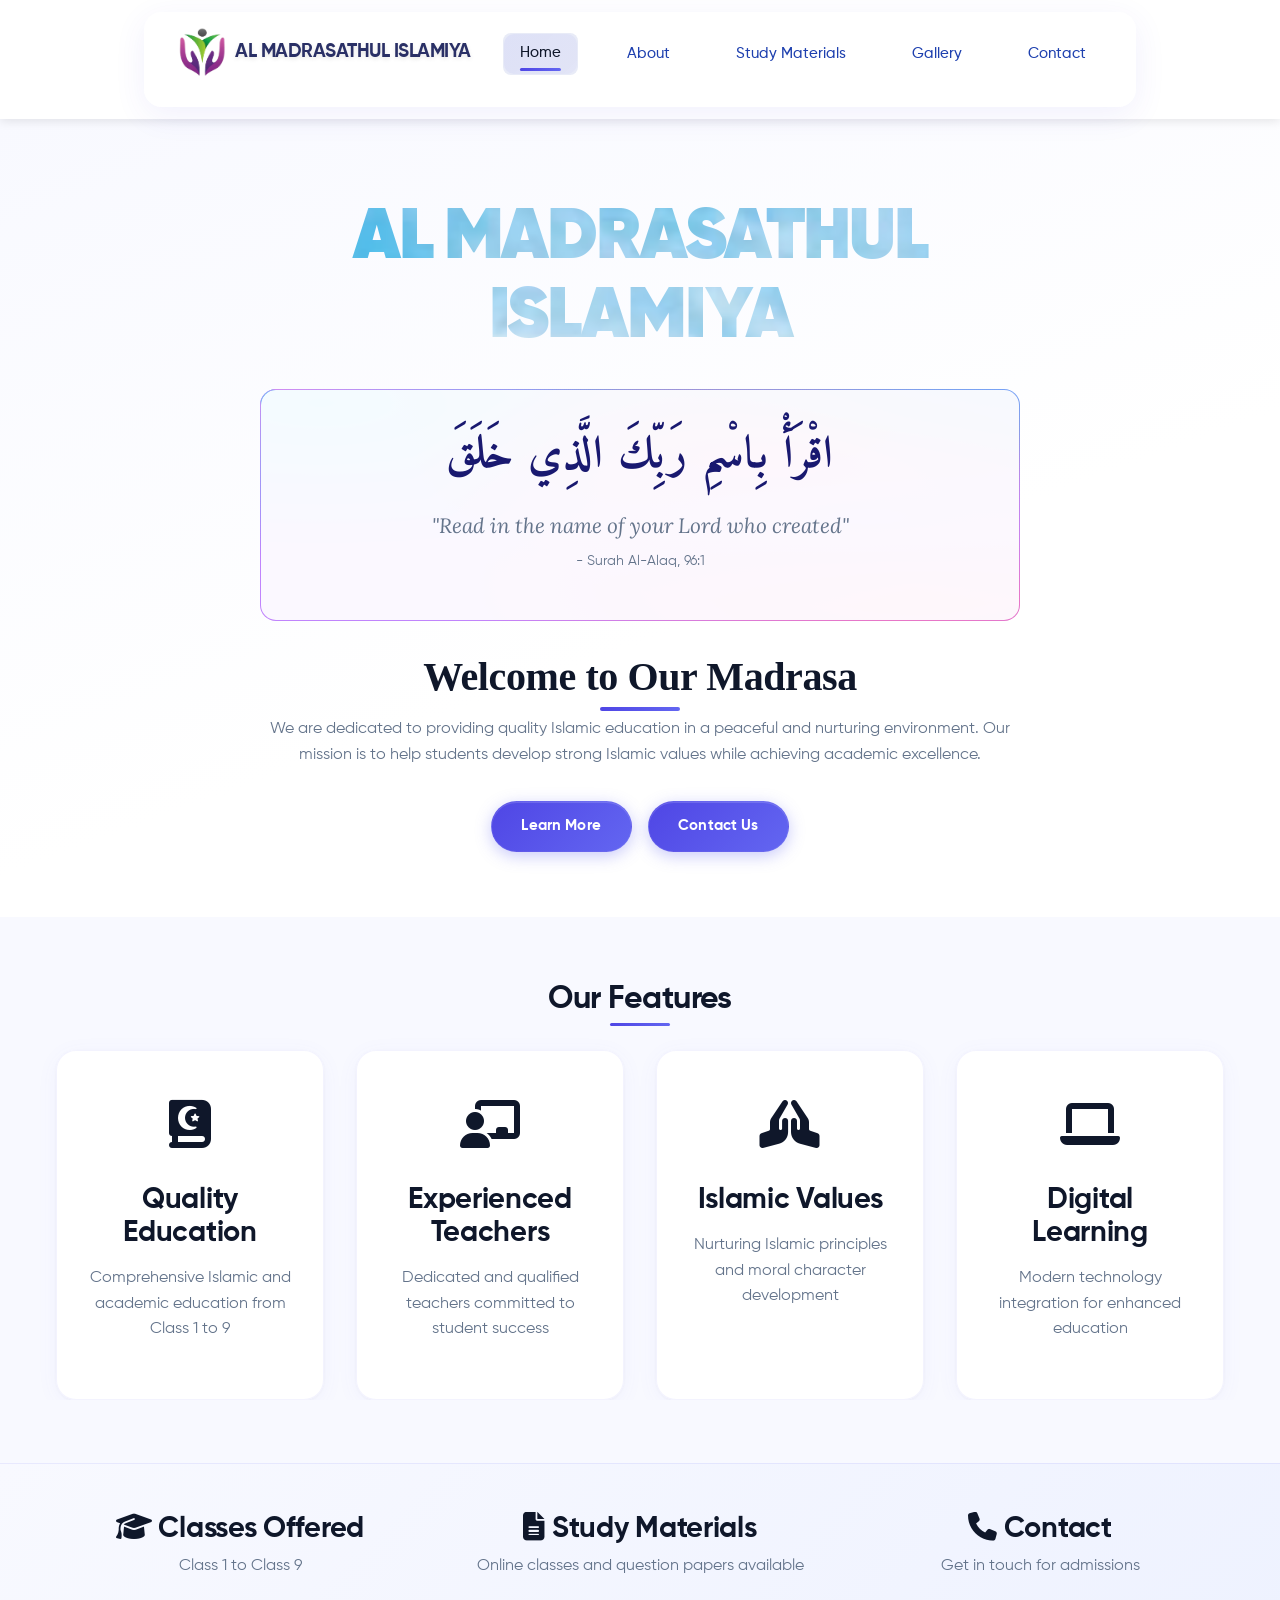
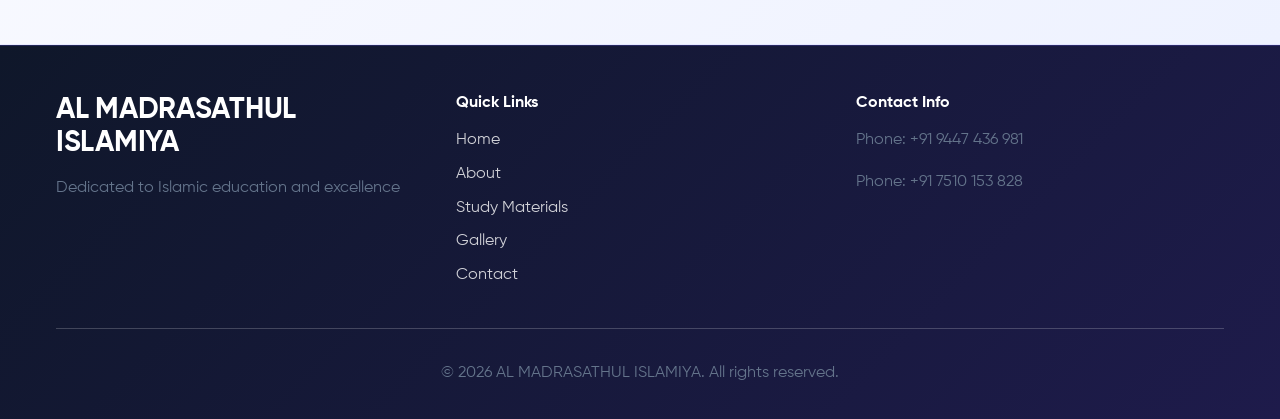
<file: index.html>
<!DOCTYPE html>
<html lang="en">
<head>
    <meta charset="UTF-8">
    <meta name="viewport" content="width=device-width, initial-scale=1.0">

    <title>AL MADRASATHUL ISLAMIYA - Home</title>

    <meta name="description" content="AL MADRASATHUL ISLAMIYA provides quality Islamic education, classes, and learning resources for students.">

    <!-- Site Name for Google -->
    <meta property="og:site_name" content="AL MADRASATHUL ISLAMIYA">
    <meta property="og:title" content="AL MADRASATHUL ISLAMIYA - Home">
    <meta property="og:description" content="Quality Islamic education and learning resources.">

    <!-- Favicon -->
    <link rel="icon" type="image/jpeg" href="favicon.jpg">

    <!-- Styles -->
    <link rel="stylesheet" href="styles.css">

    <!-- Google Fonts -->
    <link rel="preconnect" href="https://fonts.googleapis.com">
    <link rel="preconnect" href="https://fonts.gstatic.com" crossorigin>
    <link href="https://fonts.googleapis.com/css2?family=Outfit:wght@300;400;500;600;700;800;900&family=Amiri:ital,wght@0,400;0,700;1,400;1,700&family=Rubik:wght@300;400;500;600;700;800;900&family=Montserrat:wght@300;400;500;600;700;800&family=Poppins:wght@300;400;500;600;700&family=Inter:wght@300;400;500;600;700;800;900&family=Crimson+Text:wght@400;600&family=Lora:wght@400;500;600;700&family=Merriweather:wght@300;400;700;900&family=Source+Sans+Pro:wght@300;400;600;700&family=Roboto+Slab:wght@300;400;500;700&display=swap" rel="stylesheet">

    <!-- Icons -->
    <link rel="stylesheet" href="https://cdnjs.cloudflare.com/ajax/libs/font-awesome/6.4.0/css/all.min.css">

    <!-- Google Verification -->
    <meta name="google-site-verification" content="yFiDtElpRSJpzSXJybsJGQZ-fWKVT8fikaovQvraCV8" />
</head>
<body>
    <header>
        <nav class="navbar">
            <div class="nav-container">
                <div class="nav-logo logo">
                    <h2><img src="logo.jpg" alt="Logo"> <span class="log-name">AL MADRASATHUL ISLAMIYA</span></h2>
                </div>
                <!-- Hamburger icon -->
                <div class="hamburger" id="hamburger">
                    <span></span>
                    <span></span>
                    <span></span>
                </div>
                <!-- Navigation links -->
                <ul class="nav-menu nav-links" id="navLinks" role="menu" aria-label="Main navigation">
                    <li><a href="index.html" class="nav-link active" role="menuitem">Home</a></li>
                    <li><a href="about.html" class="nav-link" role="menuitem">About</a></li>
                    <li><a href="study-materials.html" class="nav-link" role="menuitem">Study Materials</a></li>
                    <li><a href="gallery.html" class="nav-link" role="menuitem">Gallery</a></li>
                    <li><a href="contact.html" class="nav-link" role="menuitem">Contact</a></li>
                </ul>
            </div>
        </nav>
    </header>

    <main>
        <section class="hero">
            <div class="hero-content fade-in">
                <h1 class="madrasa-name">AL MADRASATHUL ISLAMIYA</h1>
                <div class="quran-quote scale-up border-glow-card">
                    <span class="edge-light"></span>
                    <div class="border-glow-inner">
                        <p class="arabic-text">اقْرَأْ بِاسْمِ رَبِّكَ الَّذِي خَلَقَ</p>
                        <p class="translation">"Read in the name of your Lord who created"</p>
                        <p class="reference">- Surah Al-Alaq, 96:1</p>
                    </div>
                </div>
                <div class="welcome-message slide-in-left">
                    <h2 class="title-1">Welcome to Our Madrasa</h2>
                    <p>We are dedicated to providing quality Islamic education in a peaceful and nurturing environment. Our mission is to help students develop strong Islamic values while achieving academic excellence.</p>
                </div>
                <div class="cta-buttons slide-in-right">
                    <a href="about.html" class="btn btn-primary">Learn More</a>
                    <a href="contact.html" class="btn btn-primary">Contact Us</a>
                </div>
            </div>
        </section>

        <section class="features fade-in">
            <div class="container">
                <h2 class="section-title">Our Features</h2>
                <div class="features-grid">
                    <div class="feature-card scale-up stagger-1">
                        <div class="feature-icon"><i class="fas fa-book-quran"></i></div>
                        <h3>Quality Education</h3>
                        <p>Comprehensive Islamic and academic education from Class 1 to 9</p>
                    </div>
                    <div class="feature-card scale-up stagger-2">
                        <div class="feature-icon"><i class="fas fa-chalkboard-teacher"></i></div>
                        <h3>Experienced Teachers</h3>
                        <p>Dedicated and qualified teachers committed to student success</p>
                    </div>
                    <div class="feature-card scale-up stagger-3">
                        <div class="feature-icon"><i class="fas fa-hands-praying"></i></div>
                        <h3>Islamic Values</h3>
                        <p>Nurturing Islamic principles and moral character development</p>
                    </div>
                    <div class="feature-card scale-up stagger-4">
                        <div class="feature-icon"><i class="fas fa-laptop"></i></div>
                        <h3>Digital Learning</h3>
                        <p>Modern technology integration for enhanced education</p>
                    </div>
                </div>
            </div>
        </section>

        <section class="quick-info">
            <div class="container">
                <div class="info-grid">
                    <div class="info-item">
                        <h3><i class="fas fa-graduation-cap"></i> Classes Offered</h3>
                        <p class="p2">Class 1 to Class 9</p>
                    </div>
                    <div class="info-item">
                        <h3><i class="fas fa-file-alt"></i> Study Materials</h3>
                        <p class="p2">Online classes and question papers available</p>
                    </div>
                    <div class="info-item">
                        <h3><i class="fas fa-phone"></i> Contact</h3>
                        <p class="p2">Get in touch for admissions</p>
                    </div>
                </div>
            </div>
        </section>
    </main>

    <footer>
        <div class="container">
            <div class="footer-content">
                <div class="footer-section">
                    <h3>AL MADRASATHUL ISLAMIYA</h3>
                    <p>Dedicated to Islamic education and excellence</p>
                </div>
                <div class="footer-section">
                    <h4>Quick Links</h4>
                    <ul>
                        <li><a href="index.html">Home</a></li>
                        <li><a href="about.html">About</a></li>
                       
                        <li><a href="study-materials.html">Study Materials</a></li>
                        <li><a href="gallery.html">Gallery</a></li>
                        <li><a href="contact.html">Contact</a></li>
                    </ul>
                </div>
                <div class="footer-section">
                    <h4>Contact Info</h4>
                     <p>Phone: +91 9447 436 981</p>
                    <p>Phone: +91 7510 153 828</p>
                </div>
            </div>
            <div class="footer-bottom">
                <p>&copy; 2026 AL MADRASATHUL ISLAMIYA. All rights reserved.</p>
            </div>
        </div>
    </footer>

    <!-- Admission Ad Modal -->
    <div id="ad-modal" class="ad-modal">
        <div class="ad-modal-content">
            <div class="ad-close" id="ad-close">
                <i class="fas fa-times"></i>
            </div>
            <img src="admission-ad.jpg" alt="Admission 2026 Open - Al Madrasathul Islamiya">
        </div>
    </div>

    <script src="script.js"></script>
    <script src="ad-modal.js"></script>
    <script src="scroll-animations.js"></script>
</body>
</html>
</file>
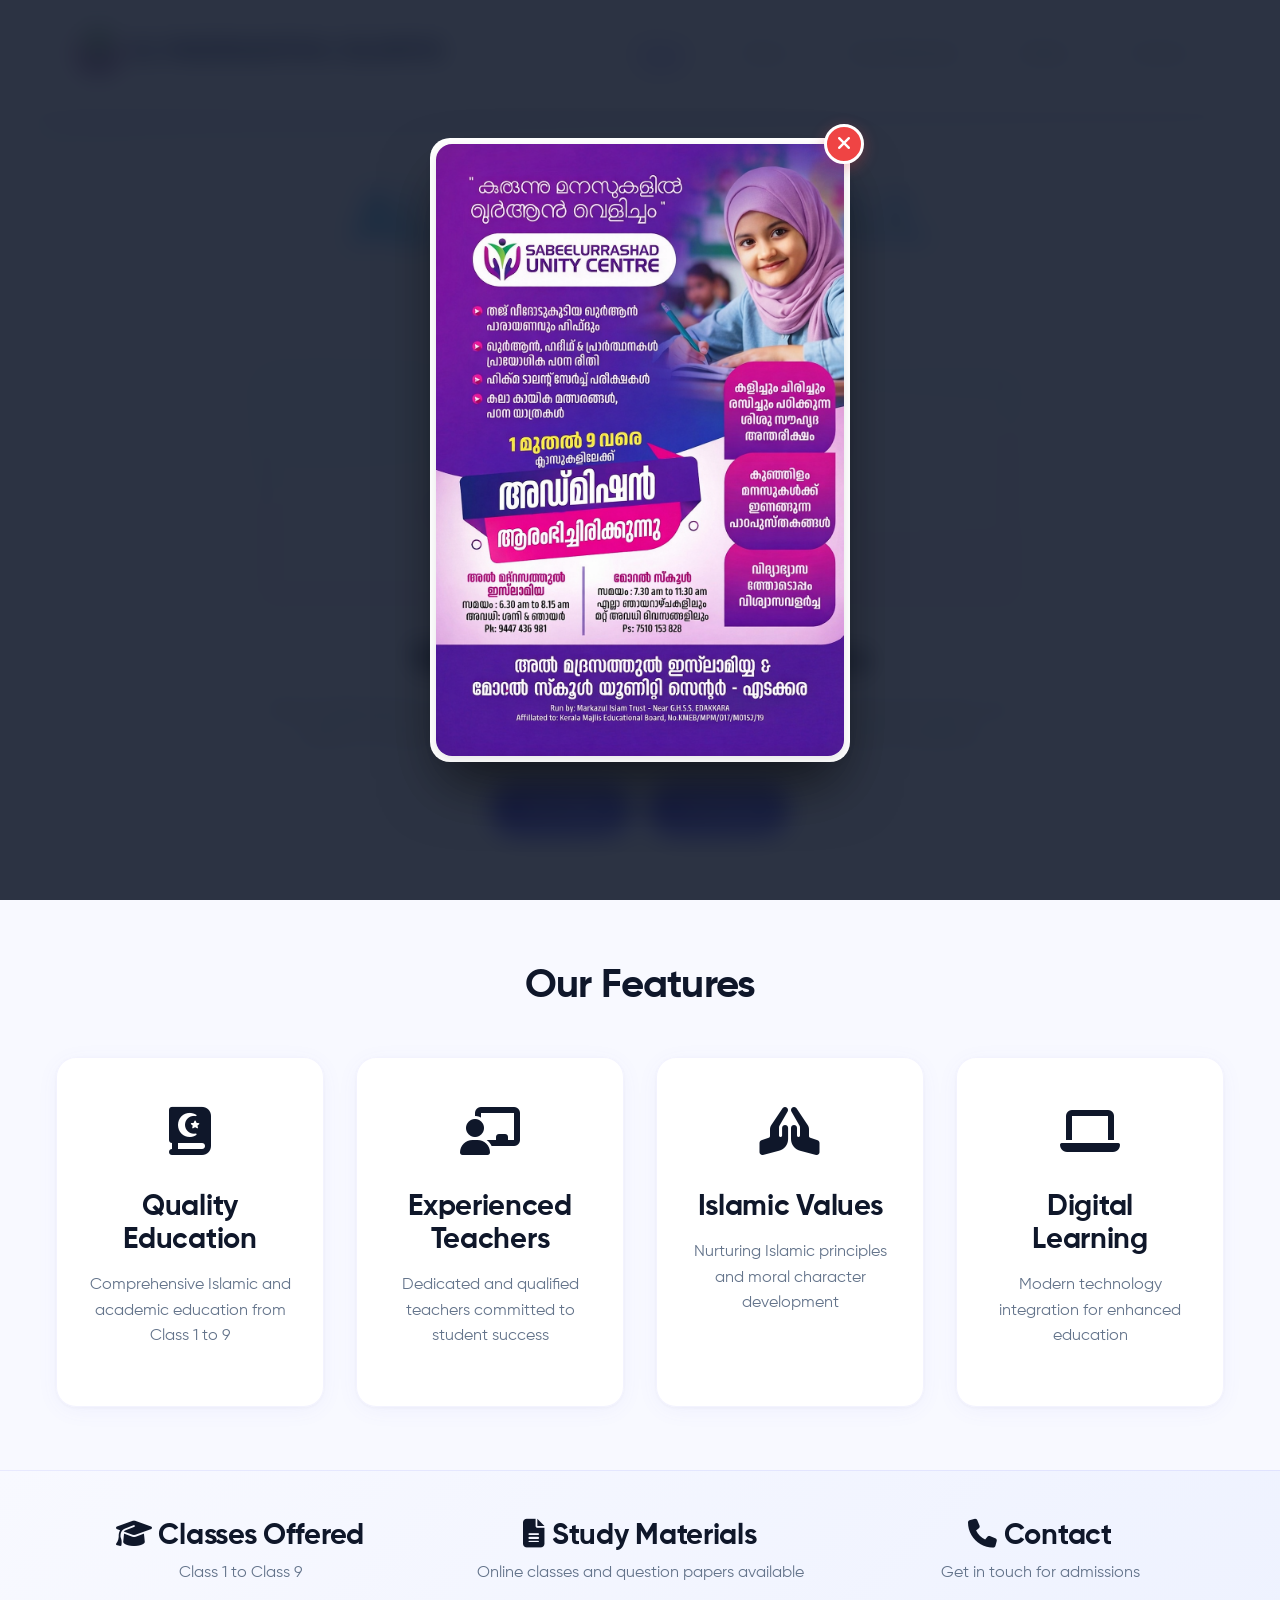
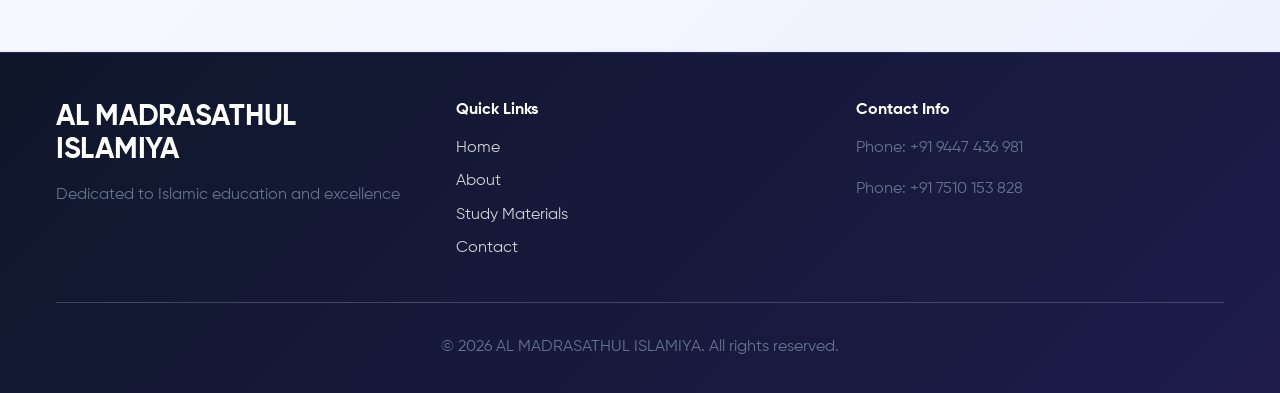
<file: html/index.html>
<!DOCTYPE html>
<html lang="en">
<head>
    <link rel="icon" type="image/jpeg" href="../img/favicon.jpg">
    <meta charset="UTF-8">
    <meta name="viewport" content="width=device-width, initial-scale=1.0">
    <title>AL MADRASATHUL  ISLAMIYA - Home</title>
    <link rel="stylesheet" href="../css/styles.css">
    <link rel="preconnect" href="https://fonts.googleapis.com">
    <link rel="preconnect" href="https://fonts.gstatic.com" crossorigin>
    <link href="https://fonts.googleapis.com/css2?family=Outfit:wght@300;400;500;600;700;800;900&family=Amiri:ital,wght@0,400;0,700;1,400;1,700&family=Rubik:wght@300;400;500;600;700;800;900&family=Montserrat:wght@300;400;500;600;700;800&family=Poppins:wght@300;400;500;600;700&family=Inter:wght@300;400;500;600;700;800;900&family=Crimson+Text:wght@400;600&family=Lora:wght@400;500;600;700&family=Merriweather:wght@300;400;700;900&family=Source+Sans+Pro:wght@300;400;600;700&family=Roboto+Slab:wght@300;400;500;700&display=swap" rel="stylesheet">
    <link rel="stylesheet" href="https://cdnjs.cloudflare.com/ajax/libs/font-awesome/6.4.0/css/all.min.css">
</head>
<body>
    <header>
        <nav class="navbar">
            <div class="nav-container">
                <div class="nav-logo">
                    <h2><img src="../img/logo.jpg" alt="Logo"> <span class="log-name">AL MADRASATHUL ISLAMIYA</span></h2>
                   
                </div>
                <ul class="nav-menu">
                    <li><a href="index.html" class="nav-link active">Home</a></li>
                    <li><a href="about.html" class="nav-link">About</a></li>
                    <li><a href="study-materials.html" class="nav-link">Study Materials</a></li>
                    <li><a href="gallery.html" class="nav-link">Gallery</a></li>
                    <li><a href="contact.html" class="nav-link">Contact</a></li>
                </ul>
                <div class="hamburger">
                    <span></span>
                    <span></span>
                    <span></span>
                </div>
            </div>
        </nav>
    </header>

    <main>
        <section class="hero">
            <div class="hero-content fade-in">
                <h1 class="madrasa-name">AL MADRASATHUL ISLAMIYA</h1>
                <div class="quran-quote scale-up border-glow-card">
                    <span class="edge-light"></span>
                    <div class="border-glow-inner">
                        <p class="arabic-text">اقْرَأْ بِاسْمِ رَبِّكَ الَّذِي خَلَقَ</p>
                        <p class="translation">"Read in the name of your Lord who created"</p>
                        <p class="reference">- Surah Al-Alaq, 96:1</p>
                    </div>
                </div>
                <div class="welcome-message slide-in-left">
                    <h2>Welcome to Our Madrasa</h2>
                    <p>We are dedicated to providing quality Islamic education in a peaceful and nurturing environment. Our mission is to help students develop strong Islamic values while achieving academic excellence.</p>
                </div>
                <div class="cta-buttons slide-in-right">
                    <a href="about.html" class="btn btn-primary">Learn More</a>
                    <a href="contact.html" class="btn btn-primary">Contact Us</a>
                </div>
            </div>
        </section>

        <section class="features fade-in">
            <div class="container">
                <h2 class="section-title">Our Features</h2>
                <div class="features-grid">
                    <div class="feature-card scale-up stagger-1">
                        <div class="feature-icon"><i class="fas fa-book-quran"></i></div>
                        <h3>Quality Education</h3>
                        <p>Comprehensive Islamic and academic education from Class 1 to 9</p>
                    </div>
                    <div class="feature-card scale-up stagger-2">
                        <div class="feature-icon"><i class="fas fa-chalkboard-teacher"></i></div>
                        <h3>Experienced Teachers</h3>
                        <p>Dedicated and qualified teachers committed to student success</p>
                    </div>
                    <div class="feature-card scale-up stagger-3">
                        <div class="feature-icon"><i class="fas fa-hands-praying"></i></div>
                        <h3>Islamic Values</h3>
                        <p>Nurturing Islamic principles and moral character development</p>
                    </div>
                    <div class="feature-card scale-up stagger-4">
                        <div class="feature-icon"><i class="fas fa-laptop"></i></div>
                        <h3>Digital Learning</h3>
                        <p>Modern technology integration for enhanced education</p>
                    </div>
                </div>
            </div>
        </section>

        <section class="quick-info">
            <div class="container">
                <div class="info-grid">
                    <div class="info-item">
                        <h3><i class="fas fa-graduation-cap"></i> Classes Offered</h3>
                        <p class="p2">Class 1 to Class 9</p>
                    </div>
                    <div class="info-item">
                        <h3><i class="fas fa-file-alt"></i> Study Materials</h3>
                        <p class="p2">Online classes and question papers available</p>
                    </div>
                    <div class="info-item">
                        <h3><i class="fas fa-phone"></i> Contact</h3>
                        <p class="p2">Get in touch for admissions</p>
                    </div>
                </div>
            </div>
        </section>
    </main>

    <footer>
        <div class="container">
            <div class="footer-content">
                <div class="footer-section">
                    <h3>AL MADRASATHUL ISLAMIYA</h3>
                    <p>Dedicated to Islamic education and excellence</p>
                </div>
                <div class="footer-section">
                    <h4>Quick Links</h4>
                    <ul>
                        <li><a href="index.html">Home</a></li>
                        <li><a href="about.html">About</a></li>
                        <li><a href="study-materials.html">Study Materials</a></li>
                        <li><a href="contact.html">Contact</a></li>
                    </ul>
                </div>
                <div class="footer-section">
                    <h4>Contact Info</h4>
                     <p>Phone: +91 9447 436 981</p>
                    <p>Phone: +91 7510 153 828</p>
                </div>
            </div>
            <div class="footer-bottom">
                <p>&copy; 2026 AL MADRASATHUL ISLAMIYA. All rights reserved.</p>
            </div>
        </div>
    </footer>

    <!-- Admission Ad Modal -->
    <div id="ad-modal" class="ad-modal">
        <div class="ad-modal-content">
            <div class="ad-close" id="ad-close">
                <i class="fas fa-times"></i>
            </div>
            <img src="../img/admission-ad.jpg" alt="Admission 2026 Open - Al Madrasathul Islamiya">
        </div>
    </div>

    <script src="../java/script.js"></script>
    <script src="../java/ad-modal.js"></script>
    <script src="../java/scroll-animations.js"></script>
</body>
</html>
</file>
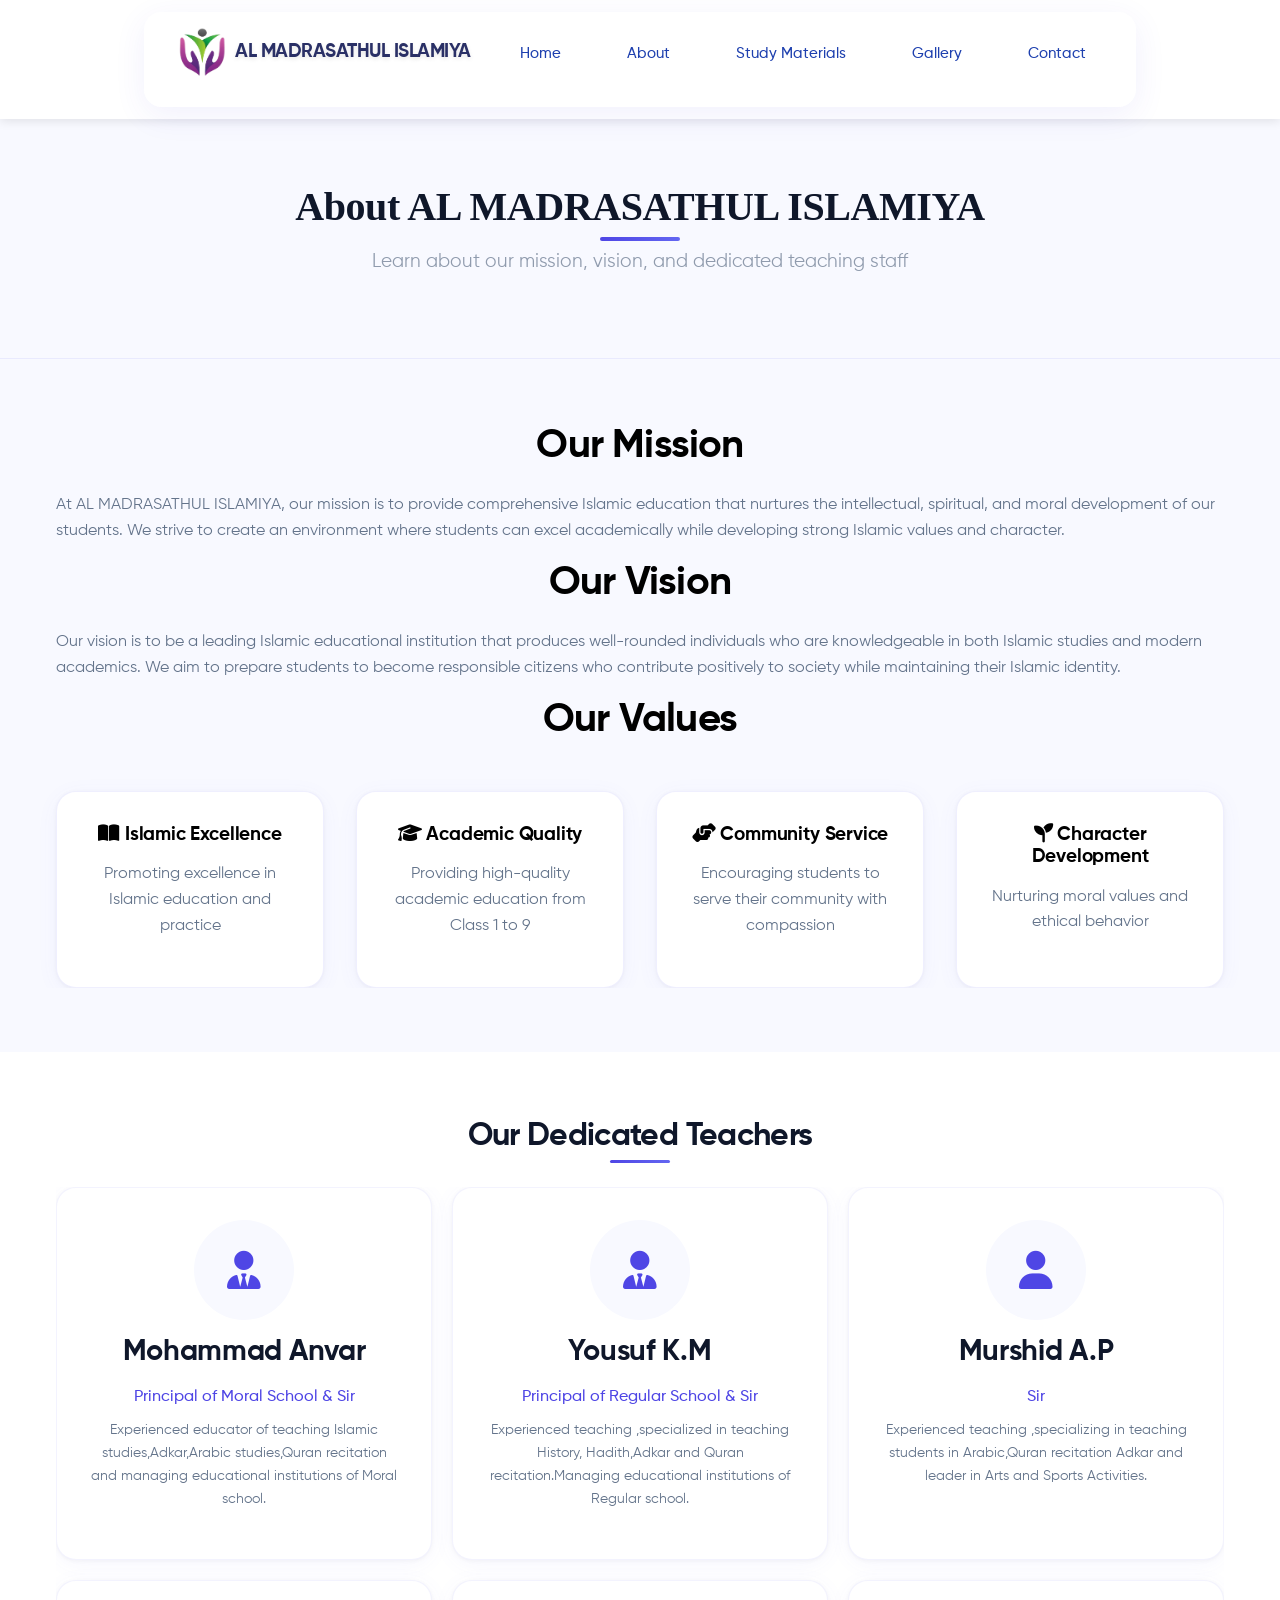
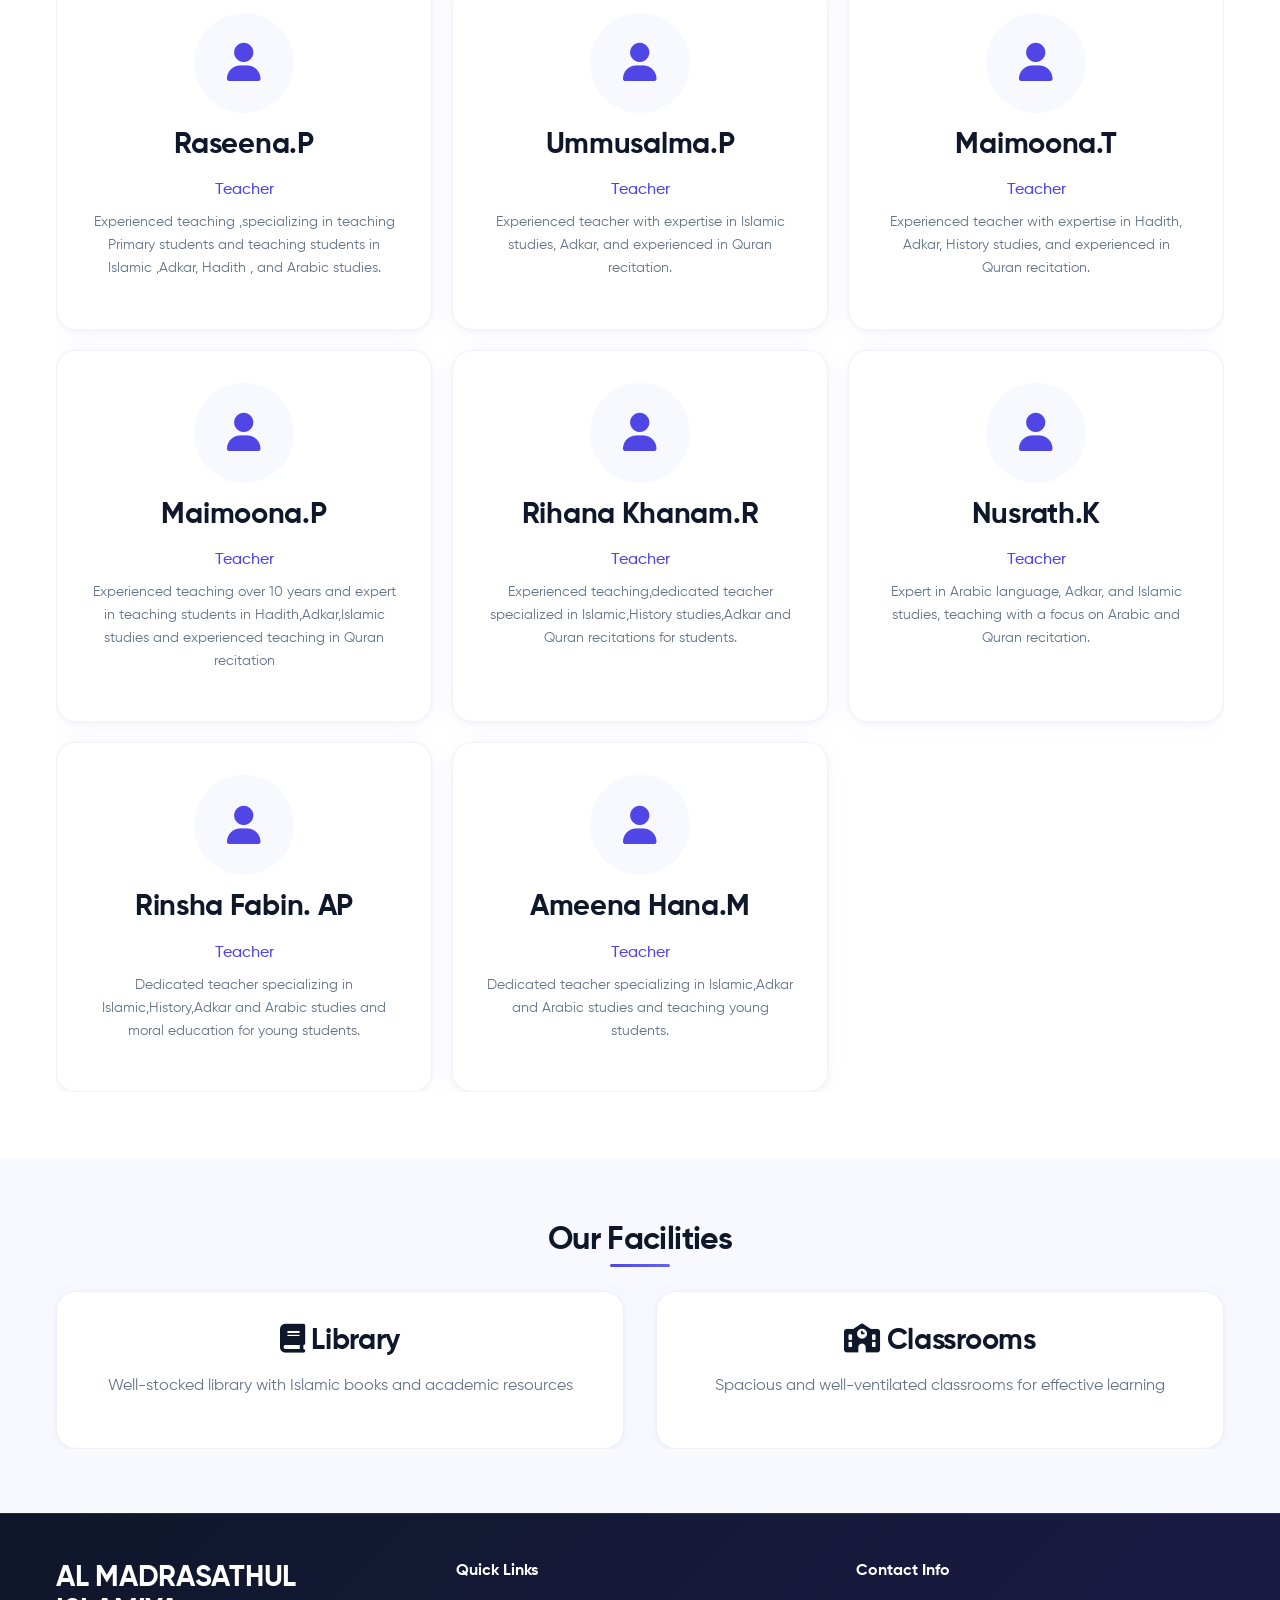
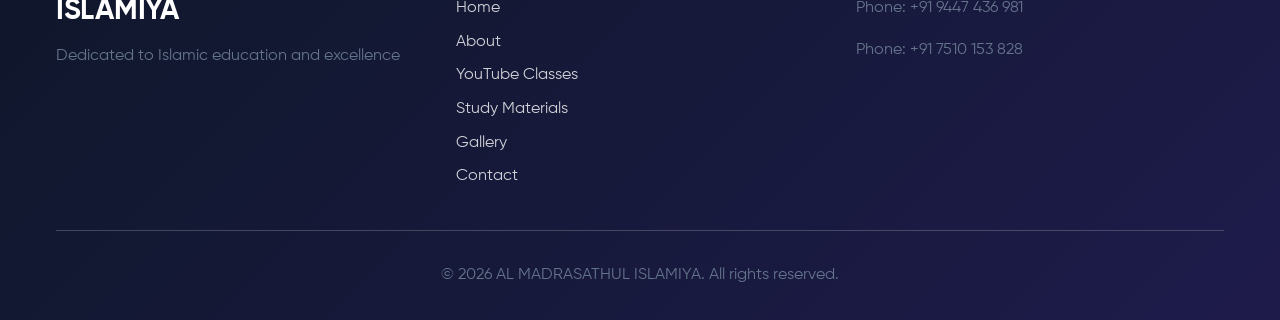
<file: about.html>
<!DOCTYPE html>
<html lang="en">
<head>
    <meta charset="UTF-8">
    <meta name="viewport" content="width=device-width, initial-scale=1.0">
    <link rel="icon" type="image/jpeg" href="favicon.jpg">
    <title>About - AL MADRASATHUL ISLAMIYA</title>
    <link rel="stylesheet" href="styles.css">
    <link rel="preconnect" href="https://fonts.googleapis.com">
    <link rel="preconnect" href="https://fonts.gstatic.com" crossorigin>
    <link href="https://fonts.googleapis.com/css2?family=Outfit:wght@300;400;500;600;700;800;900&family=Amiri:ital,wght@0,400;0,700;1,400;1,700&family=Rubik:wght@300;400;500;600;700;800;900&family=Montserrat:wght@300;400;500;600;700;800&family=Poppins:wght@300;400;500;600;700&family=Inter:wght@300;400;500;600;700;800;900&family=Crimson+Text:wght@400;600&family=Lora:wght@400;500;600;700&family=Merriweather:wght@300;400;700;900&family=Source+Sans+Pro:wght@300;400;600;700&family=Roboto+Slab:wght@300;400;500;700&display=swap" rel="stylesheet">
    <link rel="stylesheet" href="https://cdnjs.cloudflare.com/ajax/libs/font-awesome/6.4.0/css/all.min.css">
</head>
<body>
    <header>
        <nav class="navbar">
            <div class="nav-container">
                <div class="nav-logo logo">
                    <h2><img src="logo.jpg" alt="Logo"> <span class="log-name">AL MADRASATHUL ISLAMIYA</span></h2>
                </div>
                <!-- Hamburger icon -->
                <div class="hamburger" id="hamburger">
                    <span></span>
                    <span></span>
                    <span></span>
                </div>
                <!-- Navigation links -->
                <ul class="nav-menu nav-links" id="navLinks">
                    <li><a href="index.html" class="nav-link">Home</a></li>
                    <li><a href="about.html" class="nav-link">About</a></li>
                    <li><a href="study-materials.html" class="nav-link">Study Materials</a></li>
                    <li><a href="gallery.html" class="nav-link">Gallery</a></li>
                    <li><a href="contact.html" class="nav-link">Contact</a></li>
                    <!-- Back button (mobile) -->
                    
                </ul>
            </div>
        </nav>
    </header>

    <main>
        <section class="page-header">
            <div class="container">
                <h1 class="title-1">About AL MADRASATHUL ISLAMIYA</h1>
                <p>Learn about our mission, vision, and dedicated teaching staff</p>
            </div>
        </section>

        <section class="mission-section">
            <div class="container">
                <div class="mission-content">
                    <h2>Our Mission</h2>
                    <p class="p2">At AL MADRASATHUL ISLAMIYA, our mission is to provide comprehensive Islamic education that nurtures the intellectual, spiritual, and moral development of our students. We strive to create an environment where students can excel academically while developing strong Islamic values and character.</p>
                    
                    <h2>Our Vision</h2>
                    <p class="p2">Our vision is to be a leading Islamic educational institution that produces well-rounded individuals who are knowledgeable in both Islamic studies and modern academics. We aim to prepare students to become responsible citizens who contribute positively to society while maintaining their Islamic identity.</p>
                    
                    <h2>Our Values</h2>
                    <div class="values-grid">
                        <div class="value-item">
                            <h3><i class="fas fa-book-open"></i> Islamic Excellence</h3>
                            <p class="p2">Promoting excellence in Islamic education and practice</p>
                        </div>
                        <div class="value-item">
                            <h3><i class="fas fa-graduation-cap"></i> Academic Quality</h3>
                            <p class="p2">Providing high-quality academic education from Class 1 to 9</p>
                        </div>
                        <div class="value-item">
                            <h3><i class="fas fa-hands-helping"></i> Community Service</h3>
                            <p class="p2">Encouraging students to serve their community with compassion</p>
                        </div>
                        <div class="value-item">
                            <h3><i class="fas fa-seedling"></i> Character Development</h3>
                            <p class="p2">Nurturing moral values and ethical behavior</p>
                        </div>
                    </div>
                </div>
            </div>
        </section>

        <section class="teachers-section">
            <div class="container">
                <h2 class="section-title">Our Dedicated Teachers</h2>
                <div class="teachers-grid">
                        <div class="teacher-card">
                        <div class="teacher-image">
                            <i class="fas fa-user-tie"></i>
                        </div>
                        <h3>Mohammad Anvar</h3>
                        <p class="teacher-title">Principal of Moral School &amp; Sir</p>
                        <p class="teacher-description">Experienced educator of teaching Islamic studies,Adkar,Arabic studies,Quran recitation and managing educational institutions of Moral school.</p>
                    </div>
                    <div class="teacher-card">
                        <div class="teacher-image">
                            <i class="fas fa-user-tie"></i>
                        </div>
                        <h3>Yousuf K.M</h3>
                        <p class="teacher-title">Principal of Regular School &amp; Sir</p>
                        <p class="teacher-description">Experienced teaching ,specialized in teaching History, Hadith,Adkar and Quran recitation.Managing educational institutions of Regular school.</p>
                    </div>
                    <div class="teacher-card">
                        <div class="teacher-image">
                            <i class="fas fa-user"></i>
                        </div>
                        <h3>Murshid A.P</h3>
                        <p class="teacher-title">Sir</p>
                        <p class="teacher-description">Experienced teaching ,specializing in teaching students in Arabic,Quran recitation Adkar and leader in Arts and Sports Activities.</p>
                    </div>
                    <div class="teacher-card">
                        <div class="teacher-image">
                            <i class="fas fa-user"></i>
                        </div>
                        <h3>Raseena.P</h3>
                        <p class="teacher-title">Teacher</p>
                        <p class="teacher-description">Experienced teaching ,specializing in teaching Primary students and teaching students  in Islamic ,Adkar, Hadith , and Arabic studies.</p>
                    </div>
                    <div class="teacher-card">
                        <div class="teacher-image">
                            <i class="fas fa-user"></i>
                        </div>
                          <h3>Ummusalma.P</h3>
                        <p class="teacher-title">Teacher</p>
                        <p class="teacher-description">Experienced teacher with expertise in Islamic studies, Adkar, and experienced in Quran recitation.</p>
                    </div>
                    <div class="teacher-card">
                        <div class="teacher-image">
                            <i class="fas fa-user"></i>
                        </div>
                        <h3>Maimoona.T</h3>
                        <p class="teacher-title">Teacher</p>
                        <p class="teacher-description">Experienced teacher with expertise in Hadith, Adkar, History studies, and experienced in Quran recitation.</p>
                    </div>
                    <div class="teacher-card">
                        <div class="teacher-image">
                            <i class="fas fa-user"></i>
                        </div>
                        <h3>Maimoona.P</h3>
                        <p class="teacher-title">Teacher</p>
                        <p class="teacher-description">Experienced teaching over 10 years and expert in teaching students in Hadith,Adkar,Islamic studies and experienced teaching in Quran recitation </p>
                    </div>
                    <div class="teacher-card">
                        <div class="teacher-image">
                            <i class="fas fa-user"></i>
                        </div>
                        <h3>Rihana Khanam.R</h3>
                        <p class="teacher-title">Teacher</p>
                        <p class="teacher-description"> Experienced teaching,dedicated teacher specialized in Islamic,History studies,Adkar and Quran recitations for students.</p>
                    </div>
                    <div class="teacher-card">
                        <div class="teacher-image">
                            <i class="fas fa-user"></i>
                        </div>
                        <h3>Nusrath.K</h3>
                        <p class="teacher-title">Teacher</p>
                        <p class="teacher-description">Expert in Arabic language, Adkar, and Islamic studies, teaching with a focus on Arabic and Quran recitation.</p>
                    </div>
                    <div class="teacher-card">
                        <div class="teacher-image">
                            <i class="fas fa-user"></i>
                        </div>
                        <h3>Rinsha Fabin. AP </h3>
                        <p class="teacher-title">Teacher</p>
                        <p class="teacher-description">Dedicated teacher specializing in Islamic,History,Adkar and Arabic studies and moral education for young students.</p>
                    </div>
                    <div class="teacher-card">
                        <div class="teacher-image">
                            <i class="fas fa-user"></i>
                        </div>
                        <h3>Ameena Hana.M</h3>
                        <p class="teacher-title">Teacher</p>
                        <p class="teacher-description">Dedicated teacher specializing in Islamic,Adkar and Arabic studies and teaching young students.</p>
                    </div>
                </div>
            </div>
        </section>

        <section class="facilities-section">
            <div class="container">
                <h2 class="section-title">Our Facilities</h2>
                <div class="facilities-grid">
                    <div class="facility-item">
                        <h3><i class="fas fa-book"></i> Library</h3>
                        <p class="p2">Well-stocked library with Islamic books and academic resources</p>
                    </div>
                    <div class="facility-item">
                        <h3><i class="fas fa-school"></i> Classrooms</h3>
                        <p class="p2">Spacious and well-ventilated classrooms for effective learning</p>
                    </div>
                </div>
            </div>
        </section>
    </main>

    <footer>
        <div class="container">
            <div class="footer-content">
                <div class="footer-section">
                    <h3>AL MADRASATHUL ISLAMIYA</h3>
                    <p>Dedicated to Islamic education and excellence</p>
                </div>
                <div class="footer-section">
                    <h4>Quick Links</h4>
                    <ul>
                        <li><a href="index.html">Home</a></li>
                        <li><a href="about.html">About</a></li>
                        <li><a href="study-materials.html#youtube-section">YouTube Classes</a></li>
                        <li><a href="study-materials.html">Study Materials</a></li>
                        <li><a href="gallery.html">Gallery</a></li>
                        <li><a href="contact.html">Contact</a></li>
                    </ul>
                </div>
                <div class="footer-section">
                    <h4>Contact Info</h4>
                    <p>Phone: +91 9447 436 981</p>
                    <p>Phone: +91 7510 153 828</p>
                </div>
            </div>
            <div class="footer-bottom">
                <p>&copy; 2026 AL MADRASATHUL ISLAMIYA. All rights reserved.</p>
            </div>
        </div>
    </footer>

    <script src="script.js"></script>
</body>
</html>
</file>
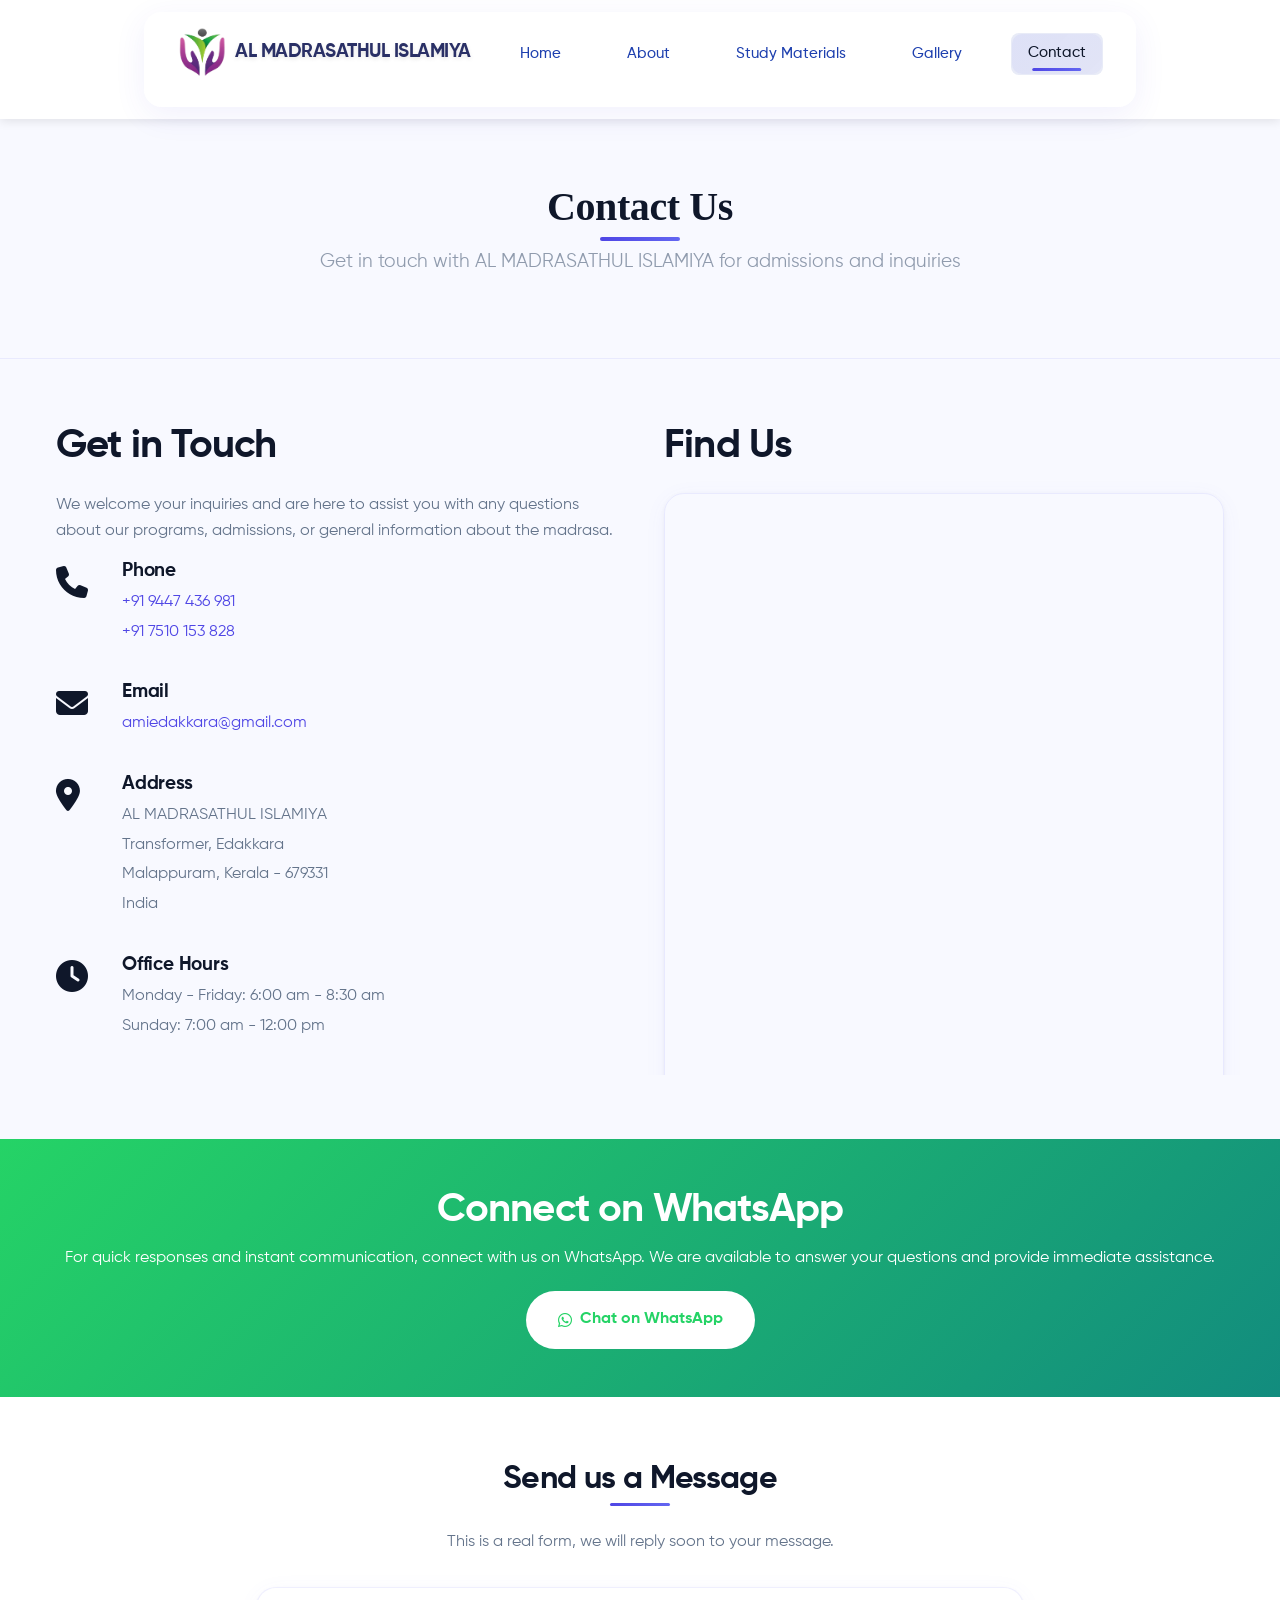
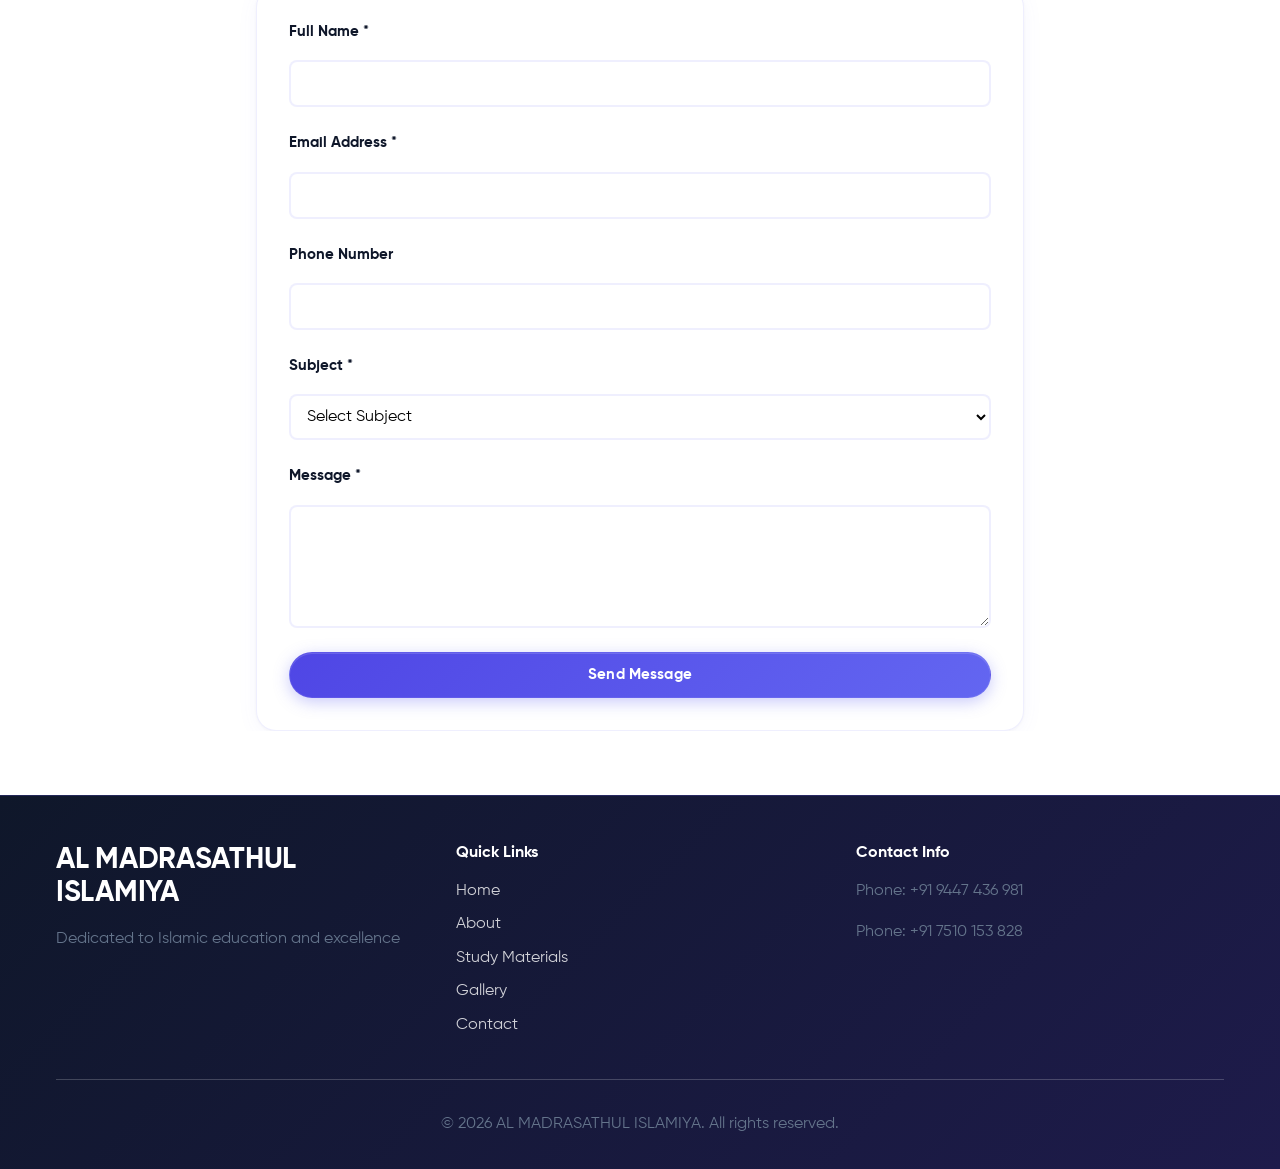
<file: contact.html>
<!DOCTYPE html>
<html lang="en">
<head>
    <link rel="icon" type="image/jpeg" href="favicon.jpg">
    <meta charset="UTF-8">
    <meta name="viewport" content="width=device-width, initial-scale=1.0">
    <title>Contact Us - AL MADRASATHUL ISLAMIYA</title>
    <link rel="stylesheet" href="styles.css">
    <link rel="preconnect" href="https://fonts.googleapis.com">
    <link rel="preconnect" href="https://fonts.gstatic.com" crossorigin>
    <link href="https://fonts.googleapis.com/css2?family=Montserrat:wght@400;500;600;700&family=Poppins:wght@300;400;500;600&family=Outfit:wght@300;400;500;600;700;800;900&family=Amiri:ital,wght@0,400;0,700;1,400;1,700&family=Rubik:wght@300;400;500;600;700;800;900&display=swap" rel="stylesheet">
    <link rel="stylesheet" href="https://cdnjs.cloudflare.com/ajax/libs/font-awesome/6.4.0/css/all.min.css">
</head>
<body>
    <header>
        <nav class="navbar">
            <div class="nav-container">
                <div class="nav-logo logo">
                    <h2><img src="logo.jpg" alt="Logo"> <span class="log-name">AL MADRASATHUL ISLAMIYA</span></h2>
                </div>
                <!-- Hamburger icon -->
                <div class="hamburger" id="hamburger">
                    <span></span>
                    <span></span>
                    <span></span>
                </div>
                <!-- Navigation links -->
                <ul class="nav-menu nav-links" id="navLinks">
                    <li><a href="index.html" class="nav-link">Home</a></li>
                    <li><a href="about.html" class="nav-link">About</a></li>
                    <li><a href="study-materials.html" class="nav-link">Study Materials</a></li>
                    <li><a href="gallery.html" class="nav-link">Gallery</a></li>
                    <li><a href="contact.html" class="nav-link active">Contact</a></li>
                    <!-- Back button (mobile) -->
                    
                </ul>
            </div>
        </nav>
    </header>

    <main>
        <section class="page-header">
            <div class="container">
                <h1 class="title-1">Contact Us</h1>
                <p>Get in touch with AL MADRASATHUL ISLAMIYA for admissions and inquiries</p>
            </div>
        </section>

        <section class="contact-section">
            <div class="container">
                <div class="contact-grid">
                    <div class="contact-info">
                        <h2>Get in Touch</h2>
                        <p>We welcome your inquiries and are here to assist you with any questions about our programs, admissions, or general information about the madrasa.</p>
                        
                        <div class="contact-item">
                            <div class="contact-icon"><i class="fas fa-phone"></i></div>
                            <div class="contact-details">
                                <h3>Phone</h3>
                                <p><a href="tel:+91 9447 436 981">+91 9447 436 981</a></p>
                                <p><a href="tel:+91 7510 153 828">+91 7510 153 828</a></p>
                            </div>
                        </div>

                        <div class="contact-item">
                            <div class="contact-icon"><i class="fas fa-envelope"></i></div>
                            <div class="contact-details">
                                <h3>Email</h3>
                                <p><a href="mailto:amiedakkara@gmail.com">amiedakkara@gmail.com</a></p>
                            </div>
                        </div>

                        <div class="contact-item">
                            <div class="contact-icon"><i class="fas fa-map-marker-alt"></i></div>
                            <div class="contact-details">
                                <h3>Address</h3>
                                <p>AL MADRASATHUL ISLAMIYA</p>
                                <p>Transformer, Edakkara</p>
                                <p>Malappuram, Kerala - 679331</p>
                                <p>India</p>
                            </div>
                        </div>

                        <div class="contact-item">
                            <div class="contact-icon"><i class="fas fa-clock"></i></div>
                            <div class="contact-details">
                                <h3>Office Hours</h3>
                                <p>Monday - Friday: 6:00 am - 8:30 am</p>
                                <p>Sunday: 7:00 am - 12:00 pm</p>
                            </div>
                        </div>
                    </div>

                    <div class="contact-map">
                        <h2>Find Us</h2>
                        <div class="map-container" style="height: 100%; min-height: 400px; border-radius: var(--radius-lg); overflow: hidden; box-shadow: var(--card-shadow); border: 1px solid var(--border-color);">
                            <iframe src="https://www.google.com/maps/embed?pb=!1m18!1m12!1m3!1d3331.0419531910984!2d76.30186457425314!3d11.357900338828404!2m3!1f0!2f0!3f0!3m2!1i1024!2i768!4f13.1!3m3!1m2!1s0x3ba623b9a7b83d55%3A0x89eb7d9126360fa5!2zVW5pdHkgQ2VudHJlIEVkYWtrYXJhICjgtK_gtYLgtKPgtL_gtLHgtY3gtLHgtL8g4LS44LWG4LSo4LWN4LSx4LW8IOC0juC0n-C0leC1jeC0leC0sCk!5e1!3m2!1sen!2sin!4v1773934144303!5m2!1sen!2sin" width="100%" height="100%" style="border:0; min-height: 400px;" allowfullscreen="" loading="lazy" referrerpolicy="no-referrer-when-downgrade"></iframe>
                        </div>
                    </div>
                </div>
            </div>
        </section>

        <section class="whatsapp-section">
            <div class="container">
                <div class="whatsapp-content">
                    <h2>Connect on WhatsApp</h2>
                    <h4>For quick responses and instant communication, connect with us on WhatsApp. We are available to answer your questions and provide immediate assistance.</h4>
                    <a href="https://wa.me/919447436981" class="whatsapp-btn" target="_blank">
                        <i class="fab fa-whatsapp"></i>
                        Chat on WhatsApp
                    </a>
                </div>
            </div>
        </section>

        <section class="form-section" style="padding: 4rem 0; background-color: var(--white);">
            <div class="container" style="max-width: 800px;">
                <h2 class="section-title">Send us a Message</h2>
                <p style="text-align: center; margin-bottom: 2rem; color: var(--secondary-text-color);">This is a real form, we will reply soon to your message.</p>
                <div class="contact-form">
                    <form id="contactForm">
                        <div class="form-group">
                            <label for="name">Full Name *</label>
                            <input type="text" id="name" name="name" required>
                        </div>
                        
                        <div class="form-group">
                            <label for="email">Email Address *</label>
                            <input type="email" id="email" name="email" required>
                        </div>
                        
                        <div class="form-group">
                            <label for="phone">Phone Number</label>
                            <input type="tel" id="phone" name="phone">
                        </div>
                        
                        <div class="form-group">
                            <label for="subject">Subject *</label>
                            <select id="subject" name="subject" required>
                                <option value="">Select Subject</option>
                                <option value="Admission Inquiry">Admission Inquiry</option>
                                <option value="General Information">General Information</option>
                                <option value="About Website">About Website</option>
                                <option value="Fee Structure">Fee Structure</option>
                                <option value="__other_option__">Other</option>
                            </select>
                        </div>
                        
                        <div class="form-group">
                            <label for="message">Message *</label>
                            <textarea id="message" name="message" rows="5" required></textarea>
                        </div>
                        
                        <button type="submit" class="btn btn-primary" style="width: 100%;">Send Message</button>
                    </form>
                </div>
            </div>
        </section>
    </main>

    <footer>
        <div class="container">
            <div class="footer-content">
                <div class="footer-section">
                    <h3>AL MADRASATHUL ISLAMIYA</h3>
                    <p>Dedicated to Islamic education and excellence</p>
                </div>
                <div class="footer-section">
                    <h4>Quick Links</h4>
                    <ul>
                        <li><a href="index.html">Home</a></li>
                        <li><a href="about.html">About</a></li>
                        <li><a href="study-materials.html">Study Materials</a></li>
                        <li><a href="gallery.html">Gallery</a></li>
                        <li><a href="contact.html">Contact</a></li>
                    </ul>
                </div>
                <div class="footer-section">
                    <h4>Contact Info</h4>
                    <p>Phone: +91 9447 436 981</p>
                    <p>Phone: +91 7510 153 828</p>
                    
                </div>
            </div>
            <div class="footer-bottom">
                <p>&copy; 2026 AL MADRASATHUL ISLAMIYA. All rights reserved.</p>
            </div>
        </div>
    </footer>

    <script src="script.js"></script>
    <script>
        document.getElementById('contactForm').addEventListener('submit', function(e) {
            e.preventDefault();
            
            const submitBtn = this.querySelector('button[type="submit"]');
            const originalText = submitBtn.textContent;
            submitBtn.textContent = 'Sending...';
            submitBtn.disabled = true;

            const formData = new FormData();
            formData.append('entry.945470388', document.getElementById('name').value);
            formData.append('entry.7334155', document.getElementById('email').value);
            formData.append('entry.186930848', document.getElementById('phone').value);
            formData.append('entry.1454314146', document.getElementById('subject').value);
            formData.append('entry.1287034827', document.getElementById('message').value);

            fetch('https://docs.google.com/forms/u/0/d/e/1FAIpQLSea2KUNrD7CeAcnxszUI95_5Ao7kVLR6BZAW8vK7yOAW68VrQ/formResponse', {
                method: 'POST',
                mode: 'no-cors',
                body: formData
            }).then(() => {
                alert('Thank you for your message! We will get back to you soon.');
                this.reset();
            }).catch(error => {
                alert('There was an error sending your message. Please try again later.');
            }).finally(() => {
                submitBtn.textContent = originalText;
                submitBtn.disabled = false;
            });
        });
    </script>
</body>
</html>
</file>
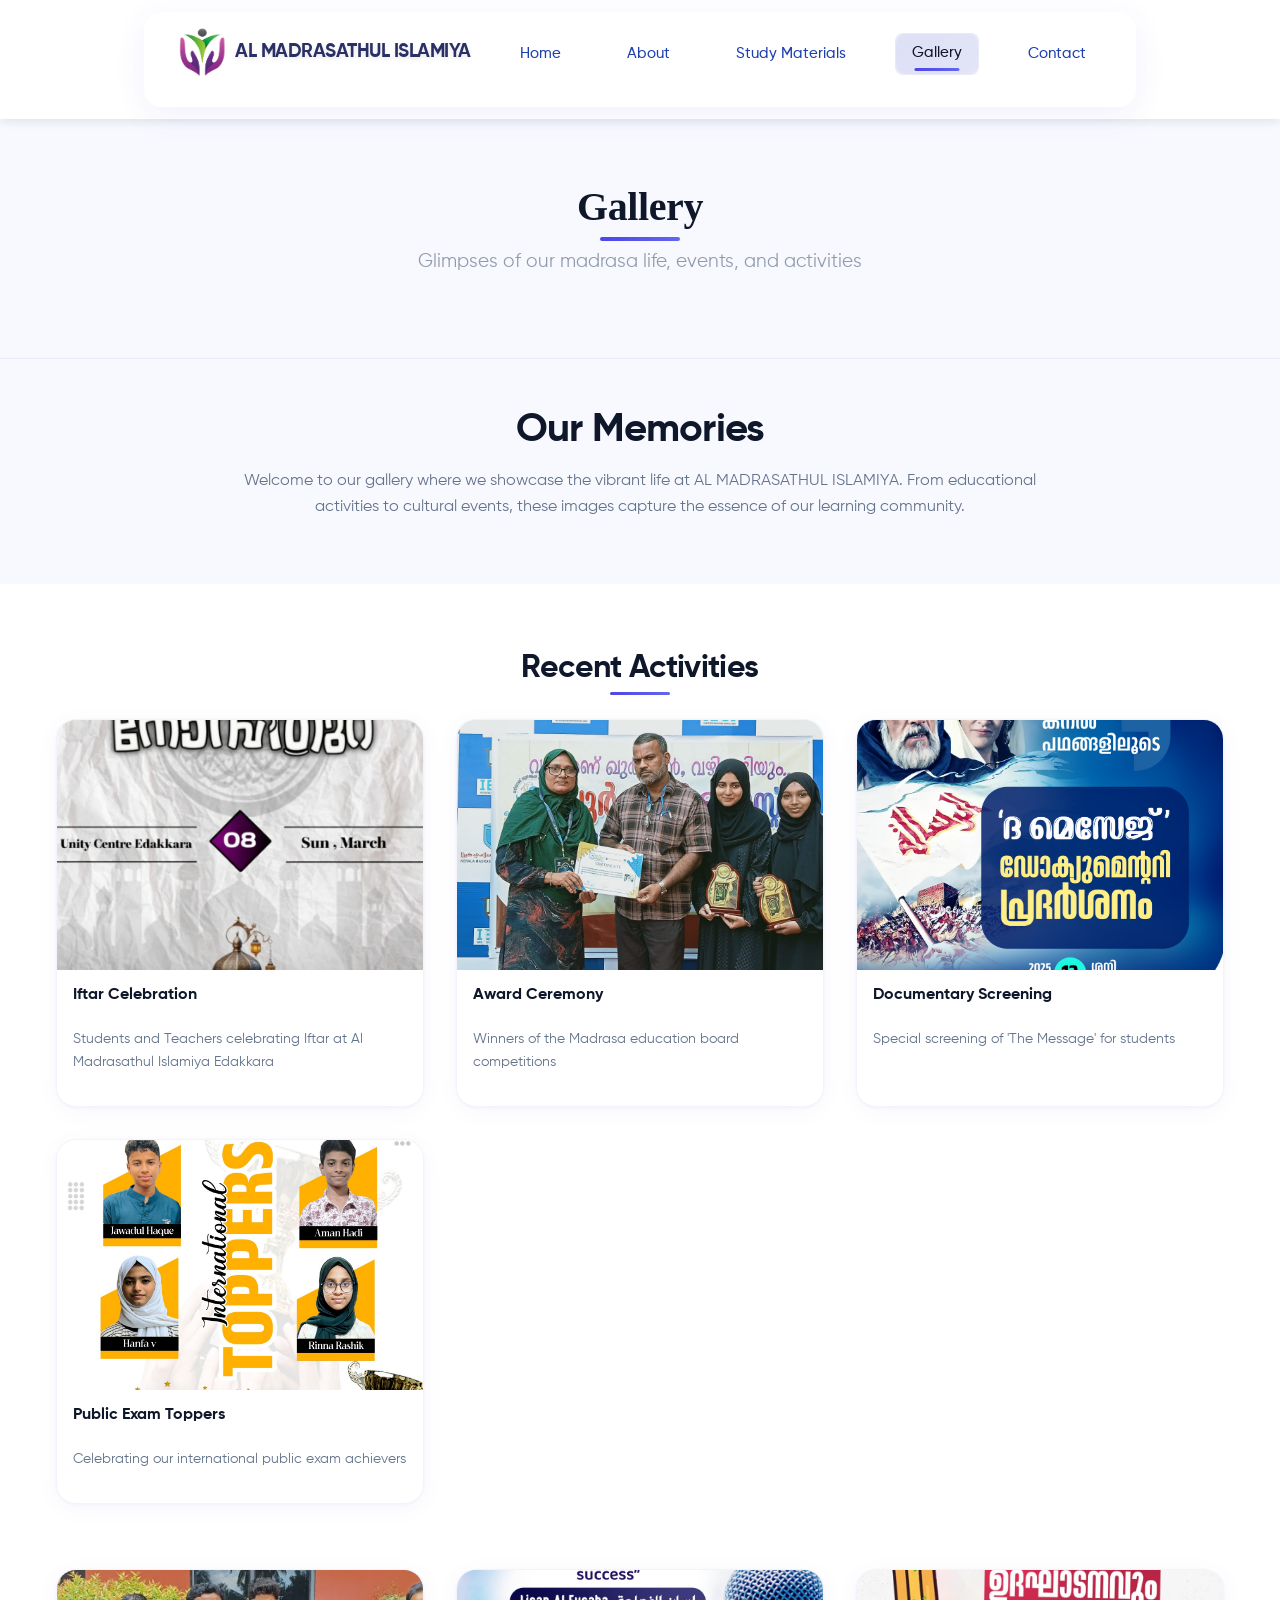
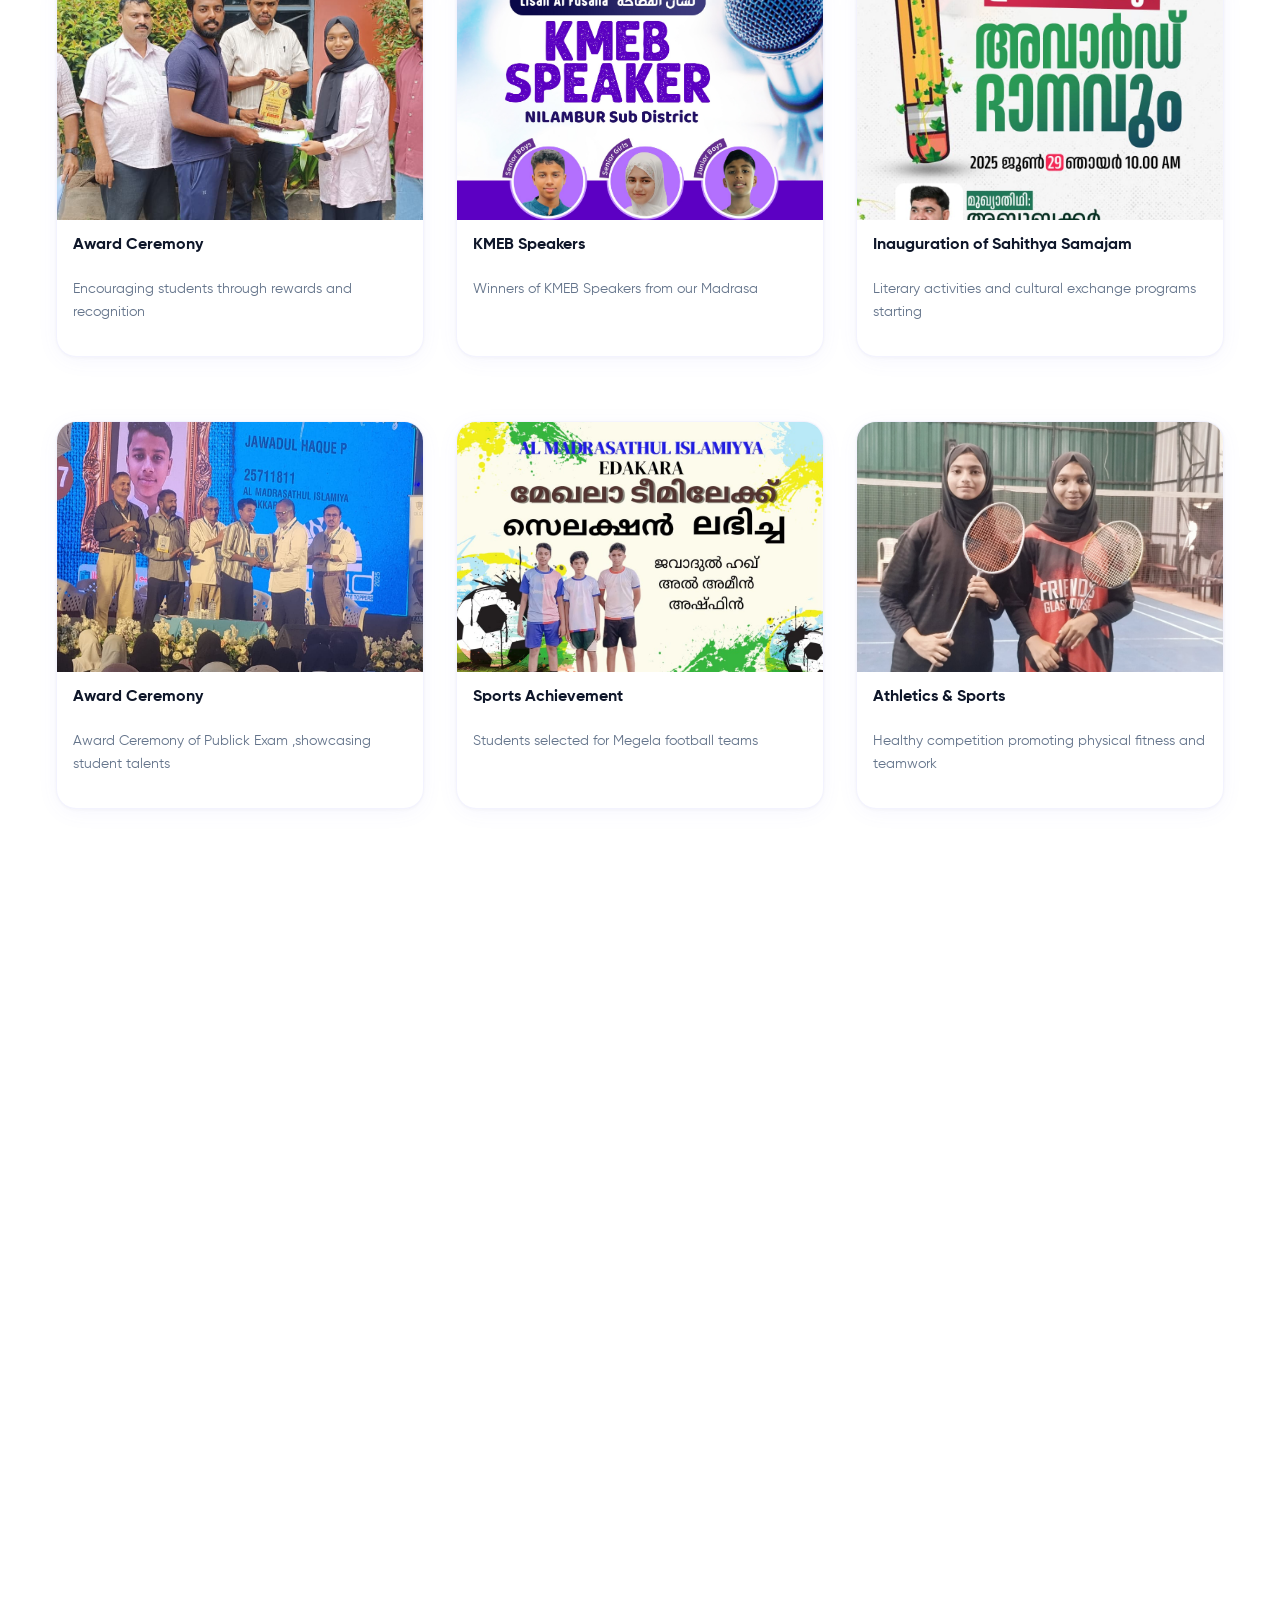
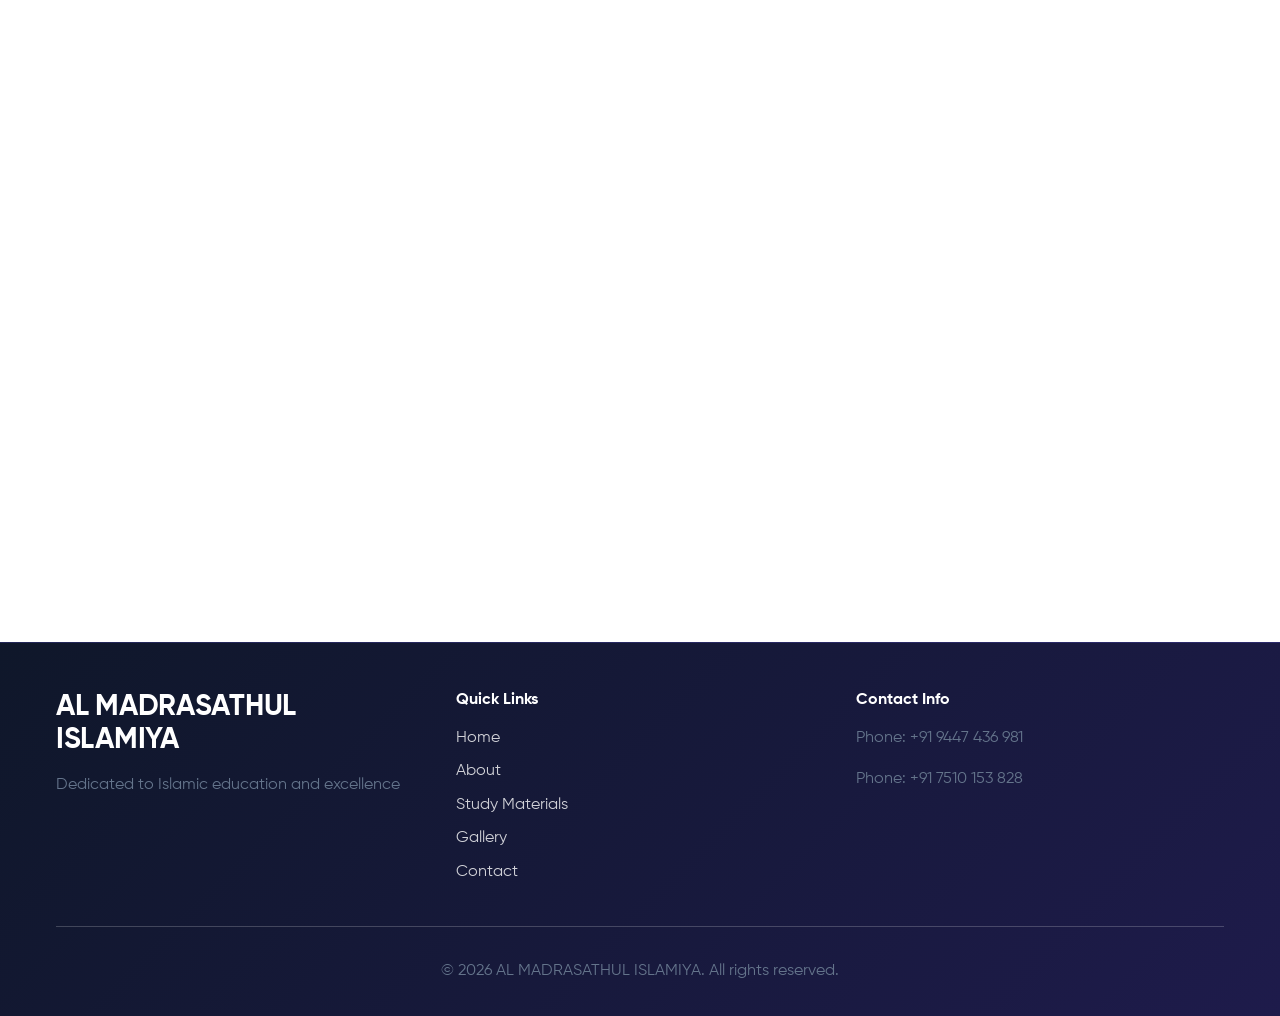
<file: gallery.html>
<!DOCTYPE html>
<html lang="en">

<head>
    <meta charset="UTF-8">
    <meta name="viewport" content="width=device-width, initial-scale=1.0">
    <title>Gallery - AL MADRASATHUL ISLAMIYA</title>
    <link rel="icon" type="image/jpeg" href="favicon.jpg">
    <link rel="stylesheet" href="styles.css">
    <link rel="preconnect" href="https://fonts.googleapis.com">
    <link rel="preconnect" href="https://fonts.gstatic.com" crossorigin>
    <link
        href="https://fonts.googleapis.com/css2?family=Montserrat:wght@400;500;600;700&family=Poppins:wght@300;400;500;600&family=Outfit:wght@300;400;500;600;700;800;900&family=Amiri:ital,wght@0,400;0,700;1,400;1,700&family=Rubik:wght@300;400;500;600;700;800;900&display=swap"
        rel="stylesheet">
    <link rel="stylesheet" href="https://cdnjs.cloudflare.com/ajax/libs/font-awesome/6.4.0/css/all.min.css">
</head>

<body>
    <header>
        <nav class="navbar">
            <div class="nav-container">
                <div class="nav-logo logo">
                    <h2><img src="logo.jpg" alt="Logo"> <span class="log-name">AL MADRASATHUL ISLAMIYA</span></h2>
                </div>
                <!-- Hamburger icon -->
                <div class="hamburger" id="hamburger">
                    <span></span>
                    <span></span>
                    <span></span>
                </div>
                <!-- Navigation links -->
                <ul class="nav-menu nav-links" id="navLinks">
                    <li><a href="index.html" class="nav-link">Home</a></li>
                    <li><a href="about.html" class="nav-link">About</a></li>
                    <li><a href="study-materials.html" class="nav-link">Study Materials</a></li>
                    <li><a href="gallery.html" class="nav-link active">Gallery</a></li>
                    <li><a href="contact.html" class="nav-link">Contact</a></li>
                    <!-- Back button (mobile) -->
                    
                </ul>
            </div>
        </nav>
    </header>

    <main>
        <section class="page-header">
            <div class="container">
                <h1 class="title-1">Gallery</h1>
                <p>Glimpses of our madrasa life, events, and activities</p>
            </div>
        </section>

        <section class="gallery-intro">
            <div class="container">
                <div class="intro-content">
                    <h2>Our Memories</h2>
                    <p class="p2">Welcome to our gallery where we showcase the vibrant life at AL MADRASATHUL ISLAMIYA.
                        From educational activities to cultural events, these images capture the essence of our learning
                        community.</p>
                </div>
            </div>
        </section>

        <section class="gallery-section">
            <div class="container">
                <h2 class="section-title">Recent Activities</h2>

                <div class="gallery-category">
                    
                    <div class="gallery-grid">
                        <div class="gallery-item">
                            <div class="gallery-image">
                                <img src="images/IMG-20260401-WA0008.jpg" alt="Iftar Celebration">
                            </div>
                            <h4>Iftar Celebration</h4>
                            <p>Students and Teachers celebrating Iftar at Al Madrasathul Islamiya Edakkara </p>
                        </div>
                        <div class="gallery-item">
                            <div class="gallery-image">
                                <img src="images/IMG-20260401-WA0003.jpg" alt="Award Ceremony">
                            </div>
                            <h4>Award Ceremony</h4>
                            <p>Winners of the Madrasa education board competitions</p>
                        </div>
                        <div class="gallery-item">
                            <div class="gallery-image">
                                <img src="images/IMG-20260401-WA0018.jpg" alt="Documentary Screening">
                            </div>
                            <h4>Documentary Screening</h4>
                            <p>Special screening of 'The Message' for students</p>
                        </div>
                        <div class="gallery-item">
                            <div class="gallery-image">
                                <img src="images/IMG-20260401-WA0025.jpg" alt="Public Exam Toppers">
                            </div>
                            <h4>Public Exam Toppers</h4>
                            <p>Celebrating our international public exam achievers</p>
                        </div>
                    </div>
                </div>

                <div class="gallery-category">
                    
                    <div class="gallery-grid">
                        <div class="gallery-item">
                            <div class="gallery-image">
                                <img src="images/IMG-20260401-WA0013.jpg" alt="Award Ceremony">
                            </div>
                            <h4>Award Ceremony</h4>
                            <p>Encouraging students through rewards and recognition</p>
                        </div>
                        <div class="gallery-item">
                            <div class="gallery-image">
                                <img src="images/IMG-20260401-WA0019.jpg" alt="KMEB Speakers ">
                            </div> 
                            <h4>KMEB Speakers</h4>
                            <p>Winners of KMEB Speakers from our Madrasa</p>
                        </div>
                        <div class="gallery-item">
                            <div class="gallery-image">
                                <img src="images/IMG-20260401-WA0024.jpg" alt="Inauguration of Sahithya Samajam">
                            </div>
                            <h4>Inauguration of Sahithya Samajam</h4>
                            <p>Literary activities and cultural exchange programs starting</p>
                        </div>
                    </div>
                </div>

                <div class="gallery-category">
                    
                    <div class="gallery-grid">
                        <div class="gallery-item">
                            <div class="gallery-image">
                                <img src="images/IMG-20260401-WA0021.jpg" alt="Award Ceremony">
                            </div>
                            <h4>Award Ceremony</h4>
                            <p>Award Ceremony of Publick Exam ,showcasing student talents </p>
                        </div>
                        <div class="gallery-item">
                            <div class="gallery-image">
                                <img src="images/IMG-20260401-WA0016.jpg" alt="Football Selection">
                            </div>
                            <h4>Sports Achievement</h4>
                            <p>Students selected for Megela football teams</p>
                        </div>
                        <div class="gallery-item">
                            <div class="gallery-image">
                                <img src="images/IMG-20260401-WA0007.jpg" alt="Badminton Competition">
                            </div>
                            <h4>Athletics & Sports</h4>
                            <p>Healthy competition promoting physical fitness and teamwork</p>
                        </div>
                        <div class="gallery-item">
                            <div class="gallery-image">
                                <img src="images/IMG-20260401-WA0032.jpg" alt="Award Ceremony">
                            </div>
                            <h4>Award Ceremony</h4>
                            <p>Awards for participation in Sub-District level of Quran Fest</p>
                        </div>
                    </div>
                </div>

                <div class="gallery-category">
                    
                    <div class="gallery-grid">
                        <div class="gallery-item">
                            <div class="gallery-image">
                                <img src="images/IMG-20260401-WA0010.jpg" alt="List of Competition">
                            </div>
                            <h4>List of Competition</h4>
                            <p>The list of Competition for students on Arabic Day</p>
                        </div>
                        <div class="gallery-item">
                            <div class="gallery-image">
                                <img src="images/IMG-20260401-WA0009.jpg" alt="Trip">
                            </div>
                            <h4>Trip</h4>
                            <p>A Journey of Fun, Friendship, and Learning to Kodaikanal</p>
                        </div>
                        <div class="gallery-item">
                            <div class="gallery-image">
                                <img src="images/IMG-20260401-WA0011.jpg" alt="Winners of Competition">
                            </div>
                            <h4>Winners of Competition</h4>
                            <p>Winners of Sub-District Atletismo competition</p>
                        </div>
                    </div>
                </div>

                <div class="gallery-category">
                   
                    <div class="gallery-grid">
                        <div class="gallery-item">
                            <div class="gallery-image">
                                <img src="images/IMG-20260401-WA0031.jpg" alt="Award Ceremony">
                            </div>
                            <h4>Award Ceremony</h4>
                            <p>Award for littile one who participat in Quran Fest</p>
                        </div>
                        <div class="gallery-item">
                            <div class="gallery-image">
                                <img src="images/IMG-20260401-WA0033.jpg" alt="Award Ceremony">
                            </div>
                            <h4>Award Ceremony</h4>
                            <p>Award for littile one who participat in Quran Fest</p>
                        </div>
                        <div class="gallery-item">
                            <div class="gallery-image">
                                <img src="images/IMG-20260401-WA0034.jpg" alt="Award Ceremony">
                            </div>
                            <h4>Award Ceremony</h4>
                            <p>Award for  participat in Quran Fest competition</p>
                        </div>
                    </div>
                </div>
            </div>
        </section>
    </main>

    <footer>
        <div class="container">
            <div class="footer-content">
                <div class="footer-section">
                    <h3>AL MADRASATHUL ISLAMIYA</h3>
                    <p>Dedicated to Islamic education and excellence</p>
                </div>
                <div class="footer-section">
                    <h4>Quick Links</h4>
                    <ul>
                        <li><a href="index.html">Home</a></li>
                        <li><a href="about.html">About</a></li>
                        <li><a href="study-materials.html">Study Materials</a></li>
                        <li><a href="gallery.html">Gallery</a></li>
                        <li><a href="contact.html">Contact</a></li>
                    </ul>
                </div>
                <div class="footer-section">
                    <h4>Contact Info</h4>
                    <p>Phone: +91 9447 436 981</p>
                    <p>Phone: +91 7510 153 828</p>
                </div>
            </div>
            <div class="footer-bottom">
                <p>&copy; 2026 AL MADRASATHUL ISLAMIYA. All rights reserved.</p>
            </div>
        </div>
    </footer>

    <script src="script.js"></script>
</body>

</html>
</file>
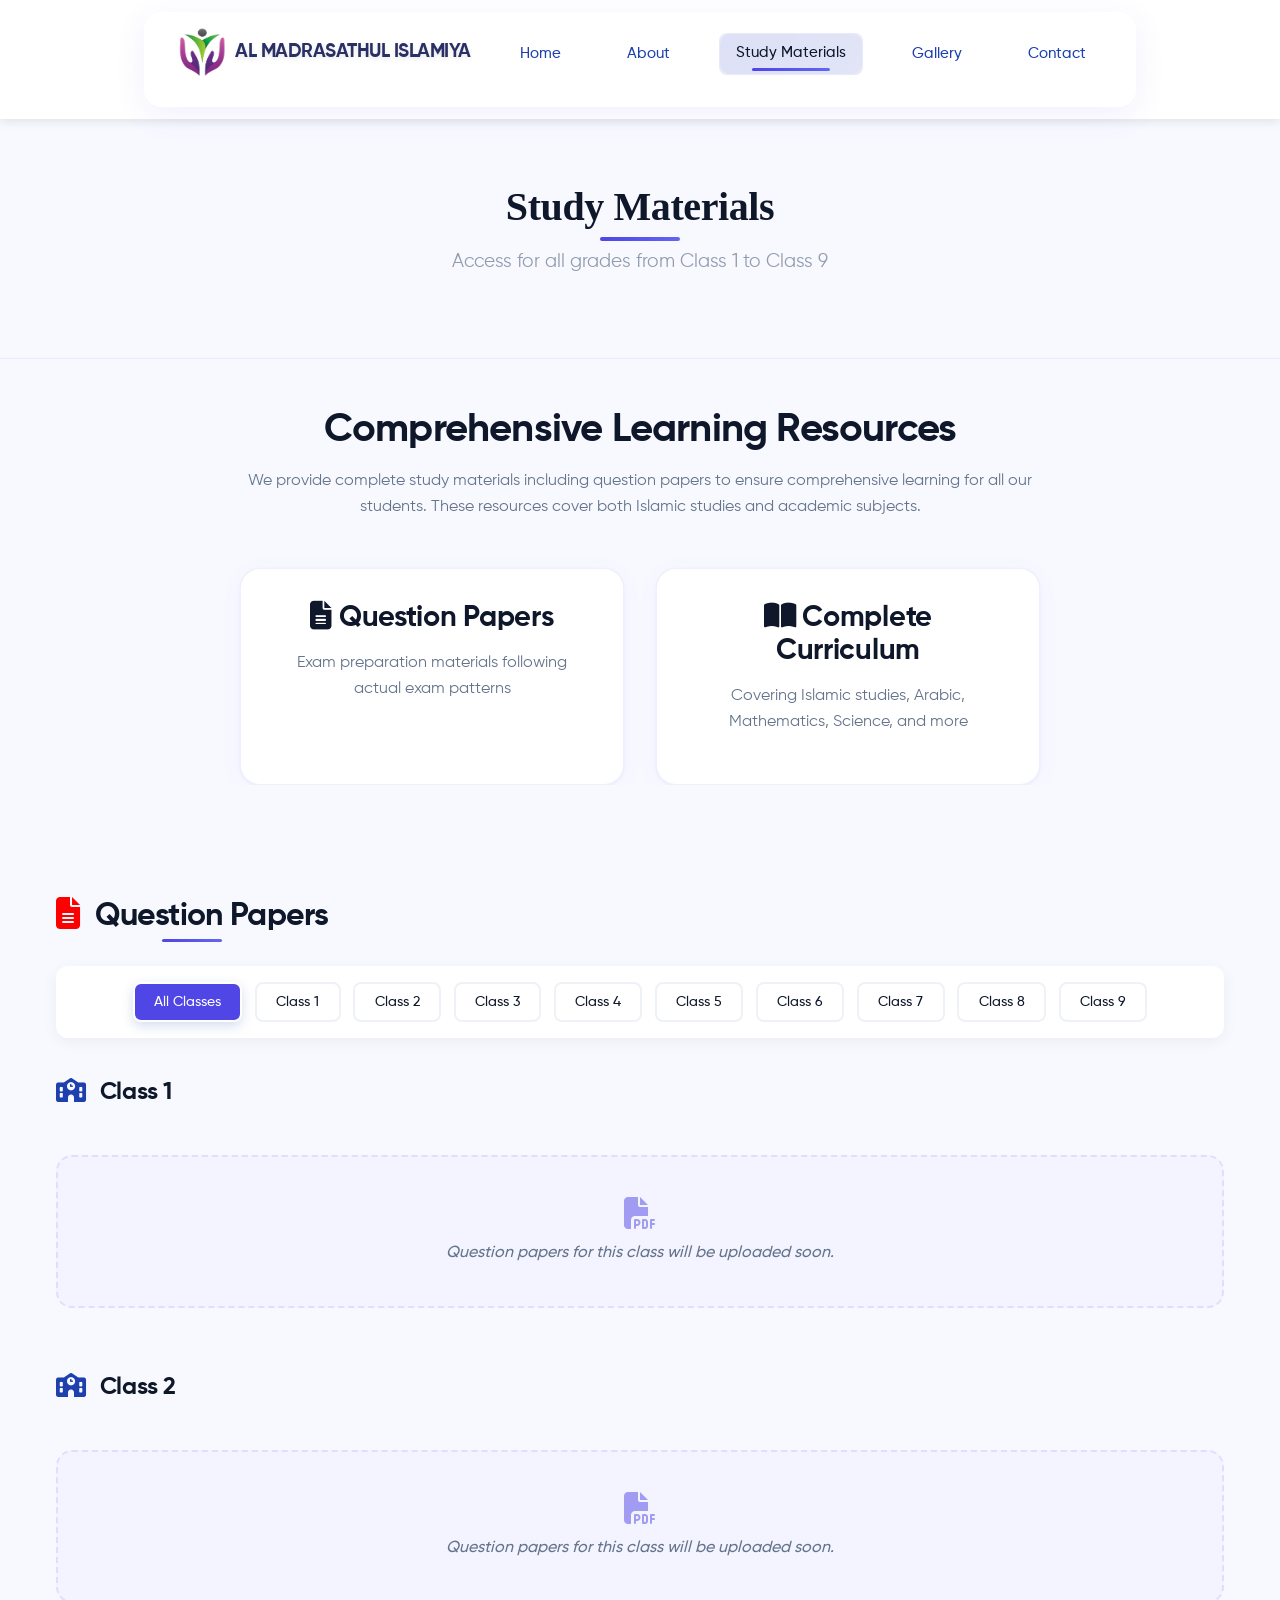
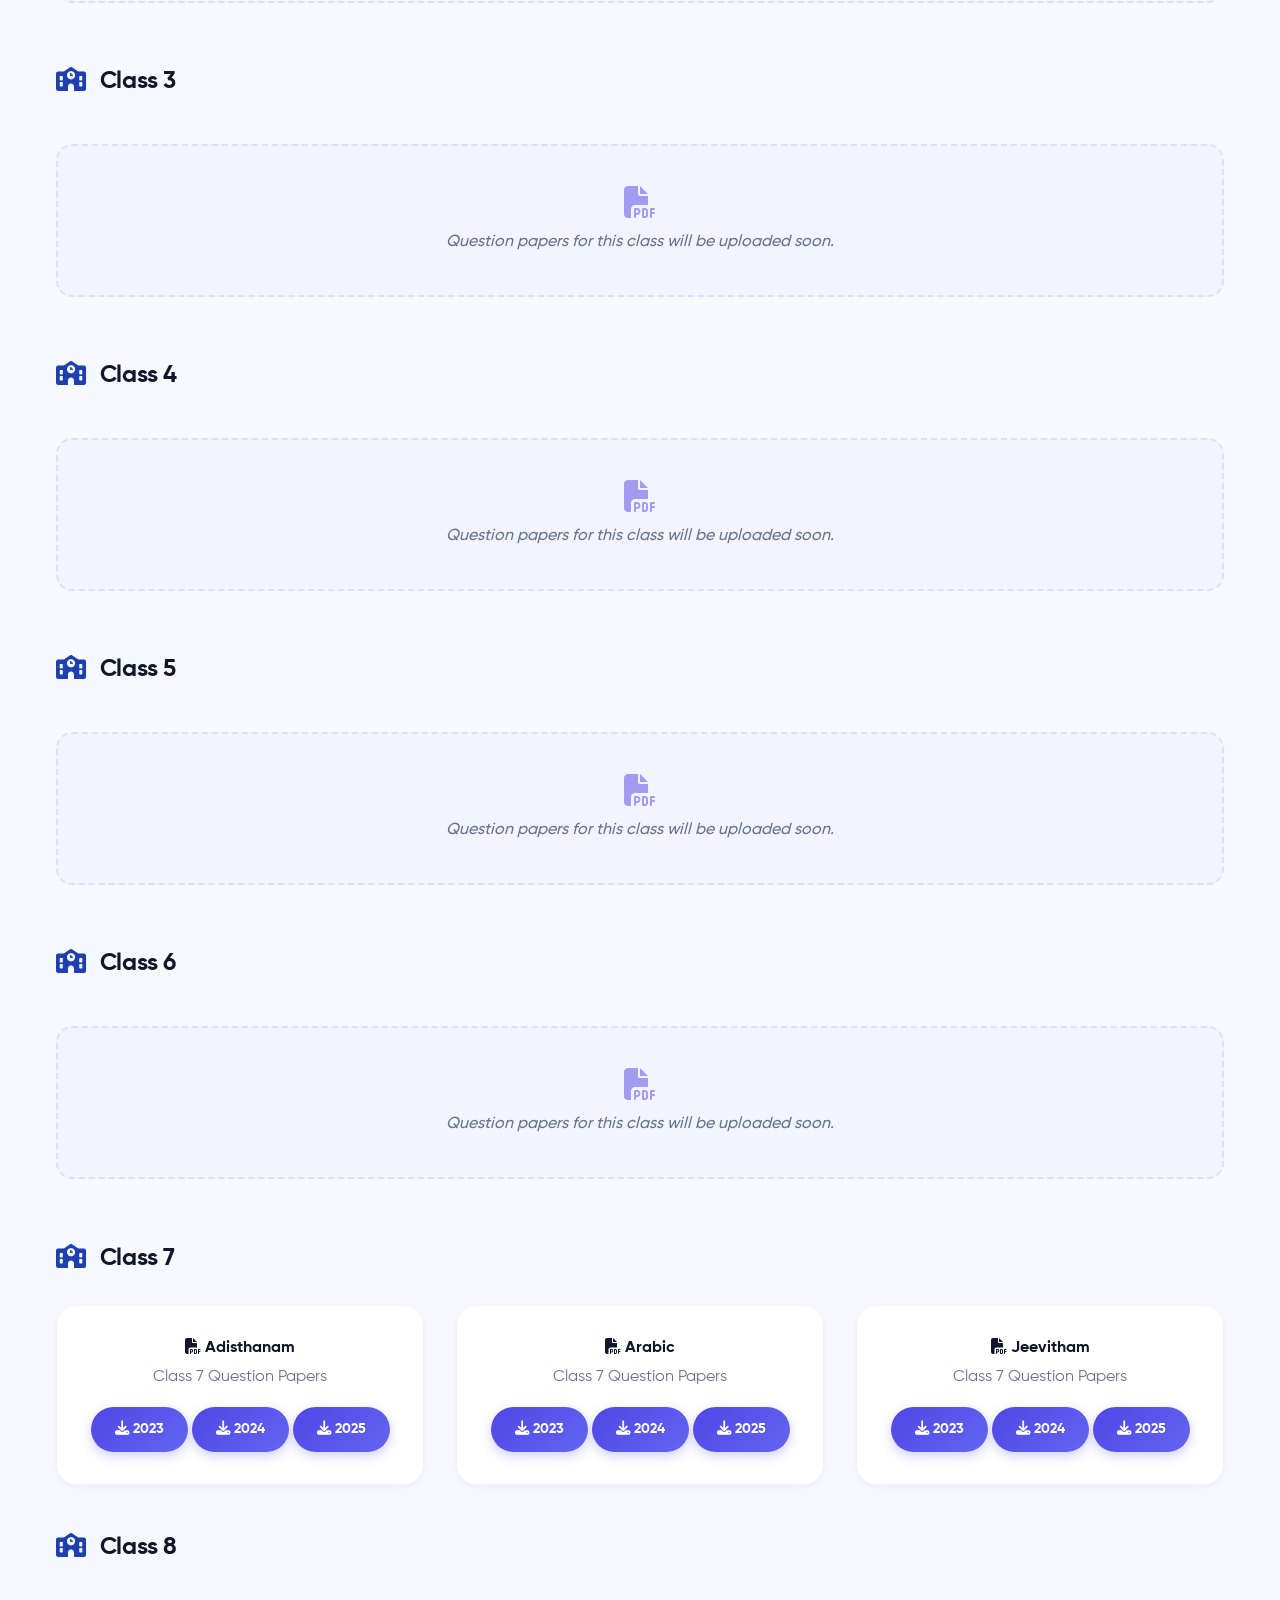
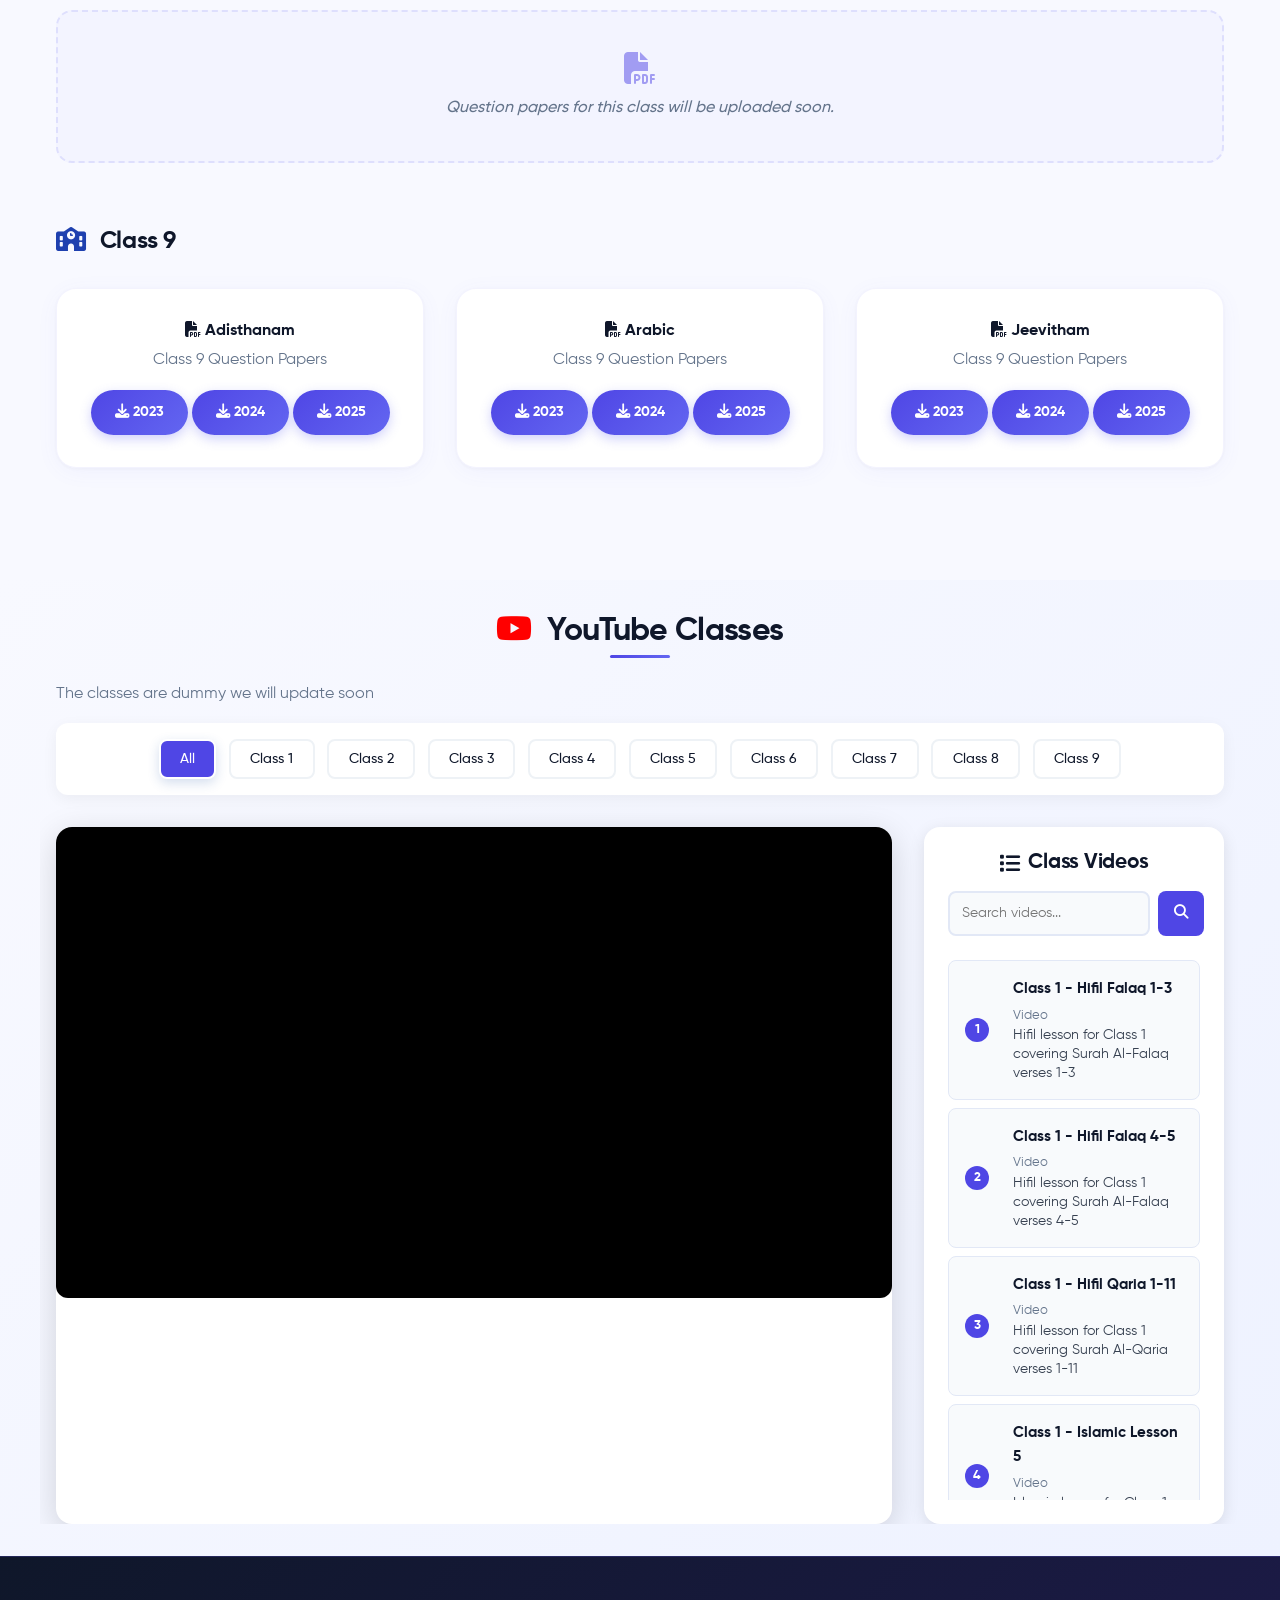
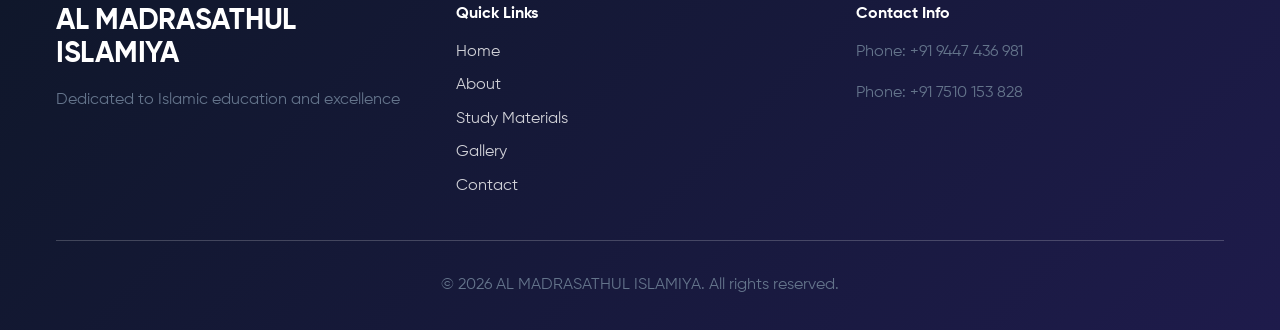
<file: study-materials.html>
<!DOCTYPE html>
<html lang="en">
<head>
    <meta charset="UTF-8">
    <meta name="viewport" content="width=device-width, initial-scale=1.0">
    <link rel="icon" type="image/jpeg" href="favicon.jpg">
    <title>Study Materials - AL MADRASATHUL ISLAMIYA</title>
    <link rel="stylesheet" href="styles.css">
    <link rel="preconnect" href="https://fonts.googleapis.com">
    <link rel="preconnect" href="https://fonts.gstatic.com" crossorigin>
    <link href="https://fonts.googleapis.com/css2?family=Montserrat:wght@400;500;600;700&family=Poppins:wght@300;400;500;600&family=Outfit:wght@300;400;500;600;700;800;900&family=Amiri:ital,wght@0,400;0,700;1,400;1,700&family=Rubik:wght@300;400;500;600;700;800;900&display=swap" rel="stylesheet">
    <link rel="stylesheet" href="https://cdnjs.cloudflare.com/ajax/libs/font-awesome/6.4.0/css/all.min.css">
</head>
<body>
    <header>
        <nav class="navbar">
            <div class="nav-container">
                <div class="nav-logo logo">
                    <h2><img src="logo.jpg" alt="Logo"> <span class="log-name">AL MADRASATHUL ISLAMIYA</span></h2>
                </div>
                <!-- Hamburger icon -->
                <div class="hamburger" id="hamburger">
                    <span></span>
                    <span></span>
                    <span></span>
                </div>
                <!-- Navigation links -->
                <ul class="nav-menu nav-links" id="navLinks">
                    <li><a href="index.html" class="nav-link">Home</a></li>
                    <li><a href="about.html" class="nav-link">About</a></li>
                    <li><a href="study-materials.html" class="nav-link active">Study Materials</a></li>
                    <li><a href="gallery.html" class="nav-link">Gallery</a></li>
                    <li><a href="contact.html" class="nav-link">Contact</a></li>
                    <!-- Back button (mobile) -->
                
                </ul>
            </div>
        </nav>
    </header>

    <main>
        <section class="page-header">
            <div class="container">
                <div class="header-content">
                    <div class="header-text">
                        <h1 class="title-1">Study Materials</h1>
                        <p>Access for all grades from Class 1 to Class 9</p>
                    </div>
                </div>
            </div>
        </section>

        <section class="materials-intro">
            <div class="container">
                <div class="intro-content">
                    <h2>Comprehensive Learning Resources</h2>
                    <p>We provide complete study materials including question papers to ensure comprehensive learning for all our students. These resources cover both Islamic studies and academic subjects.</p>
                    <div class="materials-highlights">
                        <div class="highlight-item">
                            <h3><i class="fas fa-file-alt"></i> Question Papers</h3>
                            <p class="p2">Exam preparation materials following actual exam patterns</p>
                        </div>
                        <div class="highlight-item">
                            <h3><i class="fas fa-book-open"></i> Complete Curriculum</h3>
                            <p class="p2">Covering Islamic studies, Arabic, Mathematics, Science, and more</p>
                        </div>
                    </div>
                </div>
            </div>
        </section>


        <!-- Question Papers Section -->
        <section id="question-papers" class="papers-section">
            <div class="container">
                <div class="section-header">
                    <h2 class="section-title"><i class="fas fa-file-alt"></i> Question Papers</h2>

                </div>

                <div class="filter-controls" data-section="question-papers">
                    <button class="filter-btn active" data-class="all">All Classes</button>
                    <button class="filter-btn" data-class="1">Class 1</button>
                    <button class="filter-btn" data-class="2">Class 2</button>
                    <button class="filter-btn" data-class="3">Class 3</button>
                    <button class="filter-btn" data-class="4">Class 4</button>
                    <button class="filter-btn" data-class="5">Class 5</button>
                    <button class="filter-btn" data-class="6">Class 6</button>
                    <button class="filter-btn" data-class="7">Class 7</button>
                    <button class="filter-btn" data-class="8">Class 8</button>
                    <button class="filter-btn" data-class="9">Class 9</button>
                </div>
                
                <div class="class-category">
                    <h3><i class="fas fa-school"></i> Class 1</h3>
                    <div class="papers-grid">
                        <div class="coming-soon">
                            <i class="fas fa-file-pdf"></i>
                            <span>Question papers for this class will be uploaded soon.</span>
                        </div>
                    </div>
                </div>

                <div class="class-category">
                    <h3><i class="fas fa-school"></i> Class 2</h3>
                    <div class="papers-grid">
                        <div class="coming-soon">
                            <i class="fas fa-file-pdf"></i>
                            <span>Question papers for this class will be uploaded soon.</span>
                        </div>
                    </div>
                </div>

                <div class="class-category">
                    <h3><i class="fas fa-school"></i> Class 3</h3>
                    <div class="papers-grid">
                        <div class="coming-soon">
                            <i class="fas fa-file-pdf"></i>
                            <span>Question papers for this class will be uploaded soon.</span>
                        </div>
                    </div>
                </div>

                <div class="class-category">
                    <h3><i class="fas fa-school"></i> Class 4</h3>
                    <div class="papers-grid">
                        <div class="coming-soon">
                            <i class="fas fa-file-pdf"></i>
                            <span>Question papers for this class will be uploaded soon.</span>
                        </div>
                    </div>
                </div>

                <div class="class-category">
                    <h3><i class="fas fa-school"></i> Class 5</h3>
                    <div class="papers-grid">
                        <div class="coming-soon">
                            <i class="fas fa-file-pdf"></i>
                            <span>Question papers for this class will be uploaded soon.</span>
                        </div>
                    </div>
                </div>

                <div class="class-category">
                    <h3><i class="fas fa-school"></i> Class 6</h3>
                    <div class="papers-grid">
                        <div class="coming-soon">
                            <i class="fas fa-file-pdf"></i>
                            <span>Question papers for this class will be uploaded soon.</span>
                        </div>
                    </div>
                </div>

                <div class="class-category">
                    <h3><i class="fas fa-school"></i> Class 7</h3>
                    <div class="papers-grid">
                        <div class="paper-card">
                            <div class="paper-info">
                                <h4><i class="fas fa-file-pdf"></i> Adisthanam</h4>
                                <p>Class 7 Question Papers</p>
                            </div>
                            <div class="paper-links">
                                <a href="7th Adisthanam 2023.pdf" class="paper-link" target="_blank">
                                    <i class="fas fa-download"></i> 2023
                                </a>
                                <a href="7th - Adisthanam 2024.pdf" class="paper-link" target="_blank">
                                    <i class="fas fa-download"></i> 2024
                                </a>
                                <a href="7th Adisthanam 2025.pdf" class="paper-link" target="_blank">
                                    <i class="fas fa-download"></i> 2025
                                </a>
                            </div>
                        </div>
                        <div class="paper-card">
                            <div class="paper-info">
                                <h4><i class="fas fa-file-pdf"></i> Arabic</h4>
                                <p>Class 7 Question Papers</p>
                            </div>
                            <div class="paper-links">
                                <a href="7th Arabic 2023.pdf" class="paper-link" target="_blank">
                                    <i class="fas fa-download"></i> 2023
                                </a>
                                <a href="7th - Arabic 2024.pdf" class="paper-link" target="_blank">
                                    <i class="fas fa-download"></i> 2024
                                </a>
                                <a href="7th Arabic 2025.pdf" class="paper-link" target="_blank">
                                    <i class="fas fa-download"></i> 2025
                                </a>
                            </div>
                        </div>
                        <div class="paper-card">
                            <div class="paper-info">
                                <h4><i class="fas fa-file-pdf"></i> Jeevitham</h4>
                                <p>Class 7 Question Papers</p>
                            </div>
                            <div class="paper-links">
                                <a href="7th Jeevitham 2023.pdf" class="paper-link" target="_blank">
                                    <i class="fas fa-download"></i> 2023
                                </a>
                                <a href="7th - Jeevitham 2024.pdf" class="paper-link" target="_blank">
                                    <i class="fas fa-download"></i> 2024
                                </a>
                                <a href="7th Jeevitham 2025.pdf" class="paper-link" target="_blank">
                                    <i class="fas fa-download"></i> 2025
                                </a>
                            </div>
                        </div>
                    </div>
                </div>

                <div class="class-category">
                    <h3><i class="fas fa-school"></i> Class 8</h3>
                    <div class="papers-grid">
                        <div class="coming-soon">
                            <i class="fas fa-file-pdf"></i>
                            <span>Question papers for this class will be uploaded soon.</span>
                        </div>
                    </div>
                </div>

                <div class="class-category">
                    <h3><i class="fas fa-school"></i> Class 9</h3>
                    <div class="papers-grid">
                        <div class="paper-card">
                            <div class="paper-info">
                                <h4><i class="fas fa-file-pdf"></i> Adisthanam</h4>
                                <p>Class 9 Question Papers</p>
                            </div>
                            <div class="paper-links">
                                <a href="9th Adisthanam 2023.pdf" class="paper-link" target="_blank">
                                    <i class="fas fa-download"></i> 2023
                                </a>
                                <a href="9th - Adisthanam 2024.pdf" class="paper-link" target="_blank">
                                    <i class="fas fa-download"></i> 2024
                                </a>
                                <a href="9th Adisthanam 2025.pdf" class="paper-link" target="_blank">
                                    <i class="fas fa-download"></i> 2025
                                </a>
                            </div>
                        </div>
                        <div class="paper-card">
                            <div class="paper-info">
                                <h4><i class="fas fa-file-pdf"></i> Arabic</h4>
                                <p>Class 9 Question Papers</p>
                            </div>
                            <div class="paper-links">
                                <a href="9th Arabic 2023.pdf" class="paper-link" target="_blank">
                                    <i class="fas fa-download"></i> 2023
                                </a>
                                <a href="9th - Arabic 2024.pdf" class="paper-link" target="_blank">
                                    <i class="fas fa-download"></i> 2024
                                </a>
                                <a href="9th Arabic 2025.pdf" class="paper-link" target="_blank">
                                    <i class="fas fa-download"></i> 2025
                                </a>
                            </div>
                        </div>
                        <div class="paper-card">
                            <div class="paper-info">
                                <h4><i class="fas fa-file-pdf"></i> Jeevitham</h4>
                                <p>Class 9 Question Papers</p>
                            </div>
                            <div class="paper-links">
                                <a href="9th Jeevitham 2023.pdf" class="paper-link" target="_blank">
                                    <i class="fas fa-download"></i> 2023
                                </a>
                                <a href="9th - Jeevitham 2024.pdf" class="paper-link" target="_blank">
                                    <i class="fas fa-download"></i> 2024
                                </a>
                                <a href="9th Jeevitham 2025.pdf" class="paper-link" target="_blank">
                                    <i class="fas fa-download"></i> 2025
                                </a>
                            </div>
                        </div>
                    </div>
                </div>
            </div>
        </section>

        <!-- YouTube Classes Section -->
        <section class="video-player-section" id="youtube-section">
            <div class="container">
                <h2 class="section-title">
                    <i class="fab fa-youtube"></i>
                    YouTube Classes
                </h2>
                <p>The classes are dummy we will update soon</p>
                <div class="filter-controls youtube-filter-controls" data-section="youtube-classes" style="margin-bottom: 2rem;">
                    <button class="filter-btn active" data-class="all">All</button>
                    <button class="filter-btn" data-class="1">Class 1</button>
                    <button class="filter-btn" data-class="2">Class 2</button>
                    <button class="filter-btn" data-class="3">Class 3</button>
                    <button class="filter-btn" data-class="4">Class 4</button>
                    <button class="filter-btn" data-class="5">Class 5</button>
                    <button class="filter-btn" data-class="6">Class 6</button>
                    <button class="filter-btn" data-class="7">Class 7</button>
                    <button class="filter-btn" data-class="8">Class 8</button>
                    <button class="filter-btn" data-class="9">Class 9</button>
                </div>
                <div class="video-content-wrapper">
                    <!-- Main Video Player -->
                    <div class="video-player-container">
                        <div class="video-container">
                            <iframe 
                                id="main-video-player"
                                src="https://www.youtube.com/embed/q3YJgy_WCQw" 
                                title="Class 1 - Hifil (Falaq 1-3)"
                                frameborder="0" 
                                allowfullscreen>
                            </iframe>
                        </div>
                    </div>
                    
                    <!-- Video Playlist Sidebar -->
                    <div class="playlist-sidebar">
                        <div class="playlist-header">
                            <h3><i class="fas fa-list"></i> Class Videos</h3>
                            <div class="search-box">
                                <input 
                                    type="text" 
                                    id="video-search" 
                                    placeholder="Search videos..."
                                    class="search-input">
                                <button class="search-btn" id="search-btn">
                                    <i class="fas fa-search"></i>
                                </button>
                            </div>
                        </div>
                        
                        <div class="playlist-container">
                            <ul class="video-list" id="video-list">
                                <!-- Videos will be populated by JavaScript -->
                            </ul>
                        </div>
                    </div>
                </div>
            </div>
        </section> 

        </main>

    <footer>
        <div class="container">
            <div class="footer-content">
                <div class="footer-section">
                    <h3>AL MADRASATHUL ISLAMIYA</h3>
                    <p>Dedicated to Islamic education and excellence</p>
                </div>
                <div class="footer-section">
                    <h4>Quick Links</h4>
                    <ul>
                        <li><a href="index.html">Home</a></li>
                        <li><a href="about.html">About</a></li>
                        <li><a href="study-materials.html">Study Materials</a></li>
                        <li><a href="gallery.html">Gallery</a></li>
                        <li><a href="contact.html">Contact</a></li>
                    </ul>
                </div>
                <div class="footer-section">
                    <h4>Contact Info</h4>
                    <p>Phone: +91 9447 436 981</p>
                    <p>Phone: +91 7510 153 828</p>
                    
                </div>
            </div>
            <div class="footer-bottom">
                <p>&copy; 2026 AL MADRASATHUL ISLAMIYA. All rights reserved.</p>
            </div>
        </div>
    </footer>

    <script src="script.js"></script>
    <script>
        // YouTube Classes System
        const videos = [
            {
                id: 'class1-hifil-falaq 1',
                title: 'Class 1 - Hifil Falaq 1-3',
                videoId: 'q3YJgy_WCQw',
                duration: 'Video',
                description: 'Hifil lesson for Class 1 covering Surah Al-Falaq verses 1-3'
            },
            {
                id: 'class1-hifil-falag 2',
                title: 'Class 1 - Hifil Falaq 4-5',
                videoId: 'i2Caf6VRGH8',
                duration: 'Video',
                description: 'Hifil lesson for Class 1 covering Surah Al-Falaq verses 4-5'
            },
            {
                id: 'class1-hifil-Qaria 1',
                title: 'Class 1 - Hifil Qaria 1-11',
                videoId: 'e3UndYVWEwU',
                duration: 'Video',
                description: 'Hifil lesson for Class 1 covering Surah Al-Qaria verses 1-11'
            },
            {
                id: 'class1-Islamic-Lesson 5',
                title: 'Class 1 - Islamic Lesson 5',
                videoId: 'hoP_TxM0vQA',
                duration: 'Video',
                description: 'Islamic lesson for Class 1 covering Lesson 5'
            },
            {
                id: 'class1-Islamic-Lesson 6',
                title: 'Class 1 - Islamic Lesson 6',
                videoId: 'BcYoAnRK2No',
                duration: 'Video',
                description: 'Islamic lesson for Class 1 covering Lesson 6'
            },
            {
                id: 'class1-Islamic-Lesson 7',
                title: 'Class 1 - Islamic Lesson 7 Part 1',
                videoId: 'oAlSBpGqW7M',
                duration: 'Video',
                description: 'Islamic lesson for Class 1 covering Lesson 7 Part 1'
            },
            {
                id: 'class1-Islamic-Lesson 7',
                title: 'Class 1 - Islamic Lesson 7 Part 2',
                videoId: 'HZbQUnaBUDQ',
                duration: 'Video',
                description: 'Islamic lesson for Class 1 covering Lesson 7 Part 2'
            },
            {
                id: 'class1-Islamic-Lesson 8',
                title: 'Class 1 - Islamic Lesson 8 Part 1',
                videoId: 'yLiSW-7rVv4',
                duration: 'Video',
                description: 'Islamic lesson for Class 1 covering Lesson 8 Part 1'
            },
             {
                id: 'class1-Islamic-Lesson 8',
                title: 'Class 1 - Islamic Lesson 8 Part 2',
                videoId: 'hy7SyG5ycNo',
                duration: 'Video',
                description: 'Islamic lesson for Class 1 covering Lesson 8 Part 2'
            },
            {
                id: 'class1-Islamic-Lesson 9',
                title: 'Class 1 - Islamic Lesson 9 ',
                videoId: 'jgripWsicc',
                duration: 'Video',
                description: 'Islamic lesson for Class 1 covering Lesson 9 '
            },
            {
                id: 'class1-Islamic-Lesson 10',
                title: 'Class 1 - Islamic Lesson 10 Part 1 ',
                videoId: 'Z9gCVva7QyI',
                duration: 'Video',
                description: 'Islamic lesson for Class 1 covering Lesson 10 Part 1 '
            },
             {
                id: 'class1-Islamic-Lesson 10',
                title: 'Class 1 - Islamic Lesson 10 Part 2 ',
                videoId: 'JfX6D8Jw6ek',
                duration: 'Video',
                description: 'Islamic lesson for Class 1 covering Lesson 10 Part 2 '
            },
            {
                id: 'class1-Islamic-Lesson 11',
                title: 'Class 1 - Islamic Lesson 11 ',
                videoId: 'OtX9W7RHLbA',
                duration: 'Video',
                description: 'Islamic lesson for Class 1 covering Lesson 11 '
            },
            {
                id: 'class1-Islamic-Lesson 12',
                title: 'Class 1 - Islamic Lesson 12 ',
                videoId: 'sHjZEDFbndI',
                duration: 'Video',
                description: 'Islamic lesson for Class 1 covering Lesson 12 '
            },
            {
                id: 'class1-Islamic-Lesson 13',
                title: 'Class 1 - Islamic Lesson 13 ',
                videoId: 'FpO5naMGiC4',
                duration: 'Video',
                description: 'Islamic lesson for Class 1 covering Lesson 13 '
            }
        


        ];

    // DOM Elements
    let mainVideoPlayer = document.getElementById('main-video-player');
    let videoList = document.getElementById('video-list');
    let searchInput = document.getElementById('video-search');
    let searchBtn = document.getElementById('search-btn');
    let currentVideo = null;
    // Prevent automatic scrolling when the page first loads and activates the initial video
    let suppressActiveScroll = false;

        // Initialize the YouTube classes system
        function initYouTubeClasses() {
            if (mainVideoPlayer && videoList) {
                renderVideoList(videos);
                setupEventListeners();
                // Suppress scrolling for the initial activation so the page doesn't jump/auto-scroll
                suppressActiveScroll = true;
                loadVideo('class1-hifil-falaq'); // Load first video by default
                // Allow user-triggered activations to scroll normally after initialization
                window.setTimeout(() => { suppressActiveScroll = false; }, 50);
            }
        }

        // Setup event listeners
        function setupEventListeners() {
            // Search functionality
            if (searchInput) searchInput.addEventListener('input', handleSearch);
            if (searchBtn) searchBtn.addEventListener('click', handleSearch);
            
            // Keyboard shortcuts
            document.addEventListener('keydown', handleKeyboardShortcuts);
        }

        // Render video list
        function renderVideoList(videosToRender) {
            videoList.innerHTML = '';
            
            videosToRender.forEach((video, index) => {
                const videoItem = createVideoItem(video, index + 1);
                videoList.appendChild(videoItem);
            });
        }

        // Create video item element
        function createVideoItem(video, number) {
            const li = document.createElement('li');
            li.className = 'video-item';
            li.dataset.videoId = video.id;
            
            li.innerHTML = `
                <div class="video-number">${number}</div>
                <div class="video-info">
                    <div class="video-title">${video.title}</div>
                    <div class="video-duration">${video.duration}</div>
                    <div class="video-description">${video.description}</div>
                </div>
            `;
            
            li.addEventListener('click', () => loadVideo(video.id));
            
            return li;
        }

        // Load video into main player
        function loadVideo(videoId) {
            const video = videos.find(v => v.id === videoId);
            if (video) {
                currentVideo = video;
                updateMainPlayer(video);
                updateActiveVideo(videoId);
            }
        }

        // Update main video player
        function updateMainPlayer(video) {
            mainVideoPlayer.src = `https://www.youtube.com/embed/${video.videoId}`;
            mainVideoPlayer.title = video.title;
        }

        // Update active video highlighting
        function updateActiveVideo(activeVideoId) {
            // Remove all active classes
            document.querySelectorAll('.video-item').forEach(item => {
                item.classList.remove('active');
            });
            
            // Add active class to current video
            const activeItem = document.querySelector(`[data-video-id="${activeVideoId}"]`);
            if (activeItem) {
                activeItem.classList.add('active');

                // Scroll to active video only if not suppressed (prevents automatic scroll on page load)
                if (!suppressActiveScroll) {
                    activeItem.scrollIntoView({ behavior: 'smooth', block: 'nearest' });
                }
            }
        }

        // Search functionality
        function handleSearch() {
            const searchTerm = searchInput.value.toLowerCase().trim();
            
            if (searchTerm === '') {
                renderVideoList(videos);
                return;
            }
            
            const filteredVideos = videos.filter(video => 
                video.title.toLowerCase().includes(searchTerm) ||
                video.description.toLowerCase().includes(searchTerm)
            );
            
            renderVideoList(filteredVideos);
        }

        // Keyboard shortcuts
        function handleKeyboardShortcuts(event) {
            // Number keys 1-9 for quick video selection
            if (event.key >= '1' && event.key <= '9') {
                const videoIndex = parseInt(event.key) - 1;
                if (videoIndex < videos.length) {
                    loadVideo(videos[videoIndex].id);
                }
            }
            
            // Escape key to clear search
            if (event.key === 'Escape') {
                if (searchInput) {
                    searchInput.value = '';
                    renderVideoList(videos);
                }
            }
            
            // Arrow keys for navigation
            if (event.key === 'ArrowUp' || event.key === 'ArrowDown') {
                navigateVideoList(event.key === 'ArrowUp' ? -1 : 1);
            }
        }

        // Navigate video list with arrow keys
        function navigateVideoList(direction) {
            const activeItem = document.querySelector('.video-item.active');
            if (!activeItem) return;
            
            const allItems = Array.from(document.querySelectorAll('.video-item'));
            const currentIndex = allItems.indexOf(activeItem);
            let newIndex = currentIndex + direction;
            
            // Wrap around list
            if (newIndex < 0) newIndex = allItems.length - 1;
            if (newIndex >= allItems.length) newIndex = 0;
            
            loadVideo(allItems[newIndex].dataset.videoId);
        }

        // Initialize when DOM is ready
        document.addEventListener('DOMContentLoaded', function() {
            initYouTubeClasses();
            
            // Smooth scroll for anchor links
            document.querySelectorAll('a[href^="#"]').forEach(anchor => {
                anchor.addEventListener('click', function (e) {
                    e.preventDefault();
                    const target = document.querySelector(this.getAttribute('href'));
                    if (target) {
                        target.scrollIntoView({
                            behavior: 'smooth',
                            block: 'start'
                        });
                    }
                });
            });
            
            // Filter functionality
            document.querySelectorAll('.filter-btn').forEach(btn => {
                btn.addEventListener('click', function() {
                    const sectionContainer = this.closest('.filter-controls');
                    const section = sectionContainer.dataset.section;
                    const classNum = this.dataset.class;
                    
                    // Update active button in this section's filter
                    sectionContainer.querySelectorAll('.filter-btn').forEach(b => b.classList.remove('active'));
                    this.classList.add('active');
                    
                    // Filter Youtube Classes
                    if (section === 'youtube-classes') {
                        let filteredVideos = videos;
                        if (classNum !== 'all') {
                            filteredVideos = filteredVideos.filter(video => video.title.includes('Class ' + classNum));
                        }
                        
                        // Apply active search term as well, if any
                        const searchInput = document.getElementById('video-search');
                        if (searchInput) {
                            const searchTerm = searchInput.value.toLowerCase().trim();
                            if (searchTerm !== '') {
                                filteredVideos = filteredVideos.filter(video => 
                                    video.title.toLowerCase().includes(searchTerm) ||
                                    video.description.toLowerCase().includes(searchTerm)
                                );
                            }
                        }
                        
                        renderVideoList(filteredVideos);
                        if (filteredVideos.length > 0) {
                            loadVideo(filteredVideos[0].id);
                        }
                        return;
                    }

                    // Filter class categories for question papers
                    const sectionEl = document.getElementById(section);
                    if (sectionEl) {
                        const categories = sectionEl.querySelectorAll('.class-category');
                        categories.forEach(cat => {
                            if (classNum === 'all') {
                                cat.classList.remove('hidden');
                            } else {
                                const title = cat.querySelector('h3').textContent;
                                if (title.includes(`Class ${classNum}`)) {
                                    cat.classList.remove('hidden');
                                } else {
                                    cat.classList.add('hidden');
                                }
                            }
                        });
                    }
                });
            });
        });
    </script>
</body>
</html>
</file>
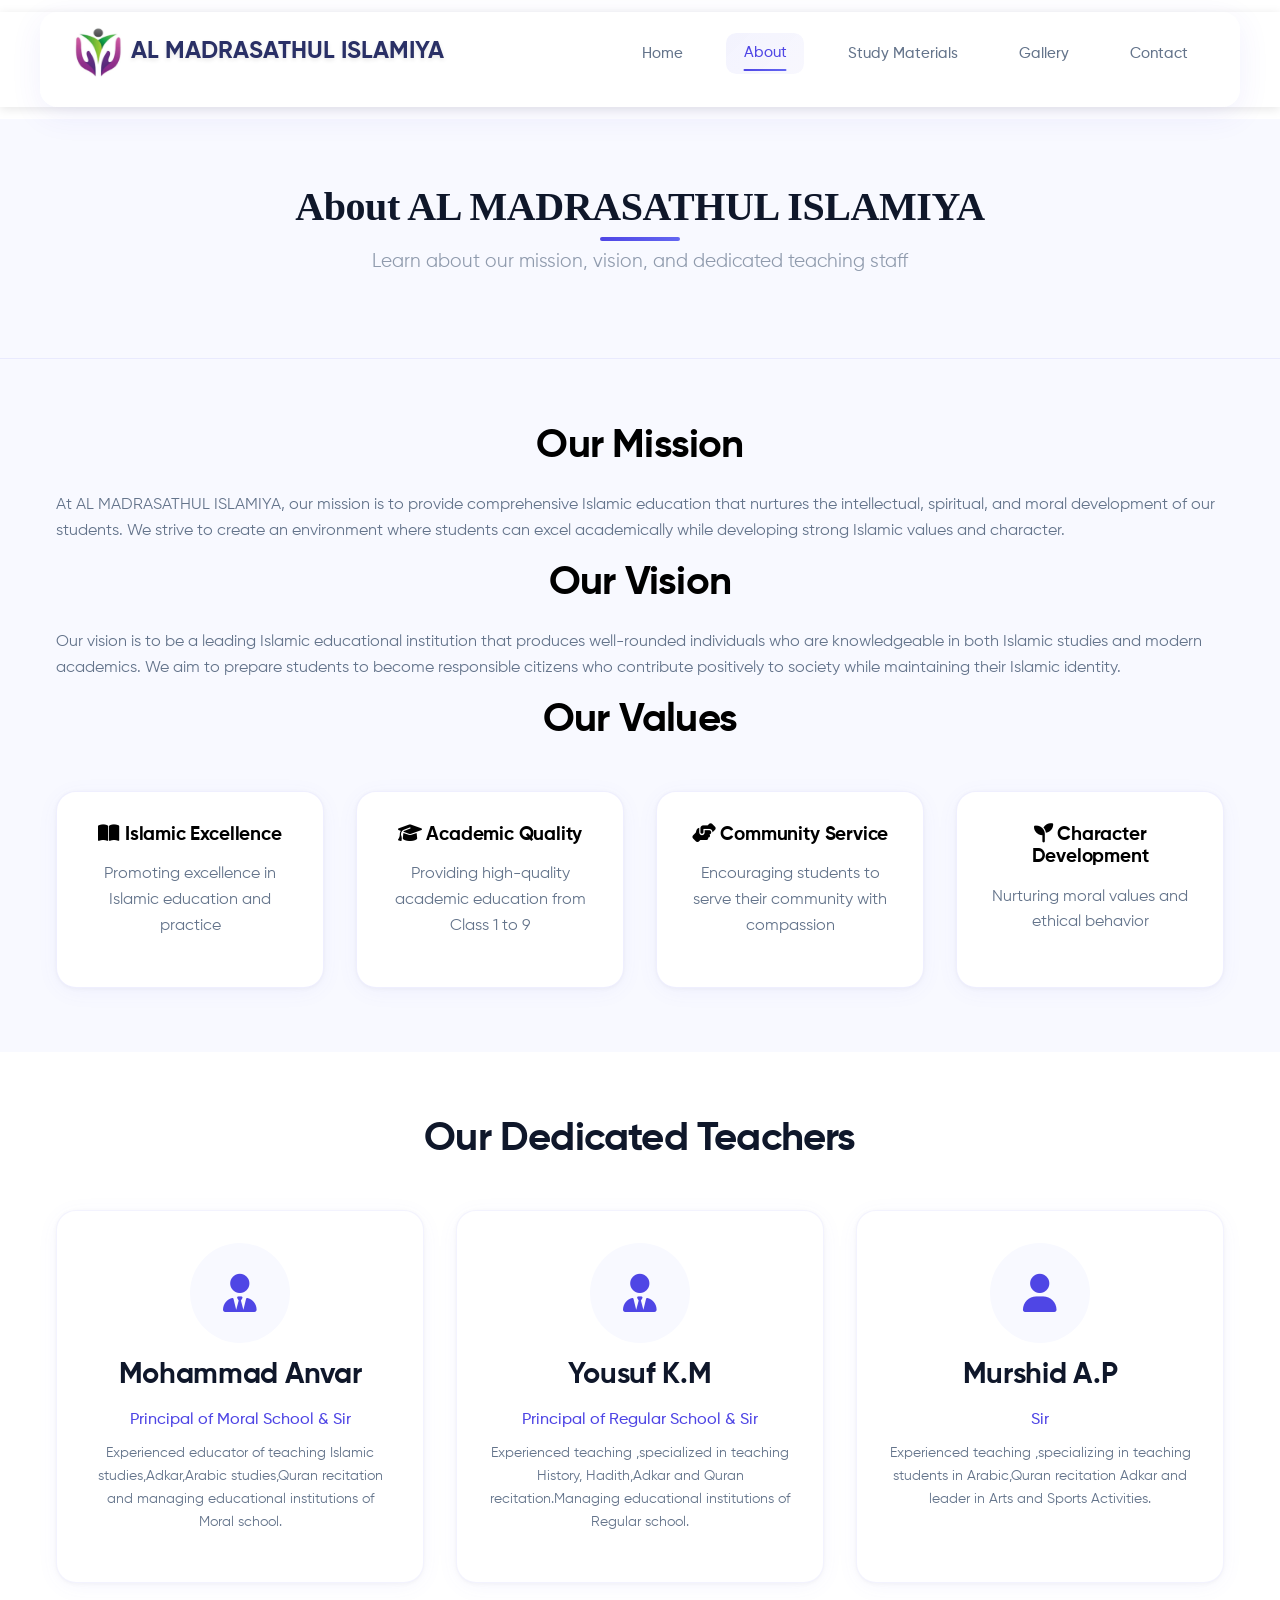
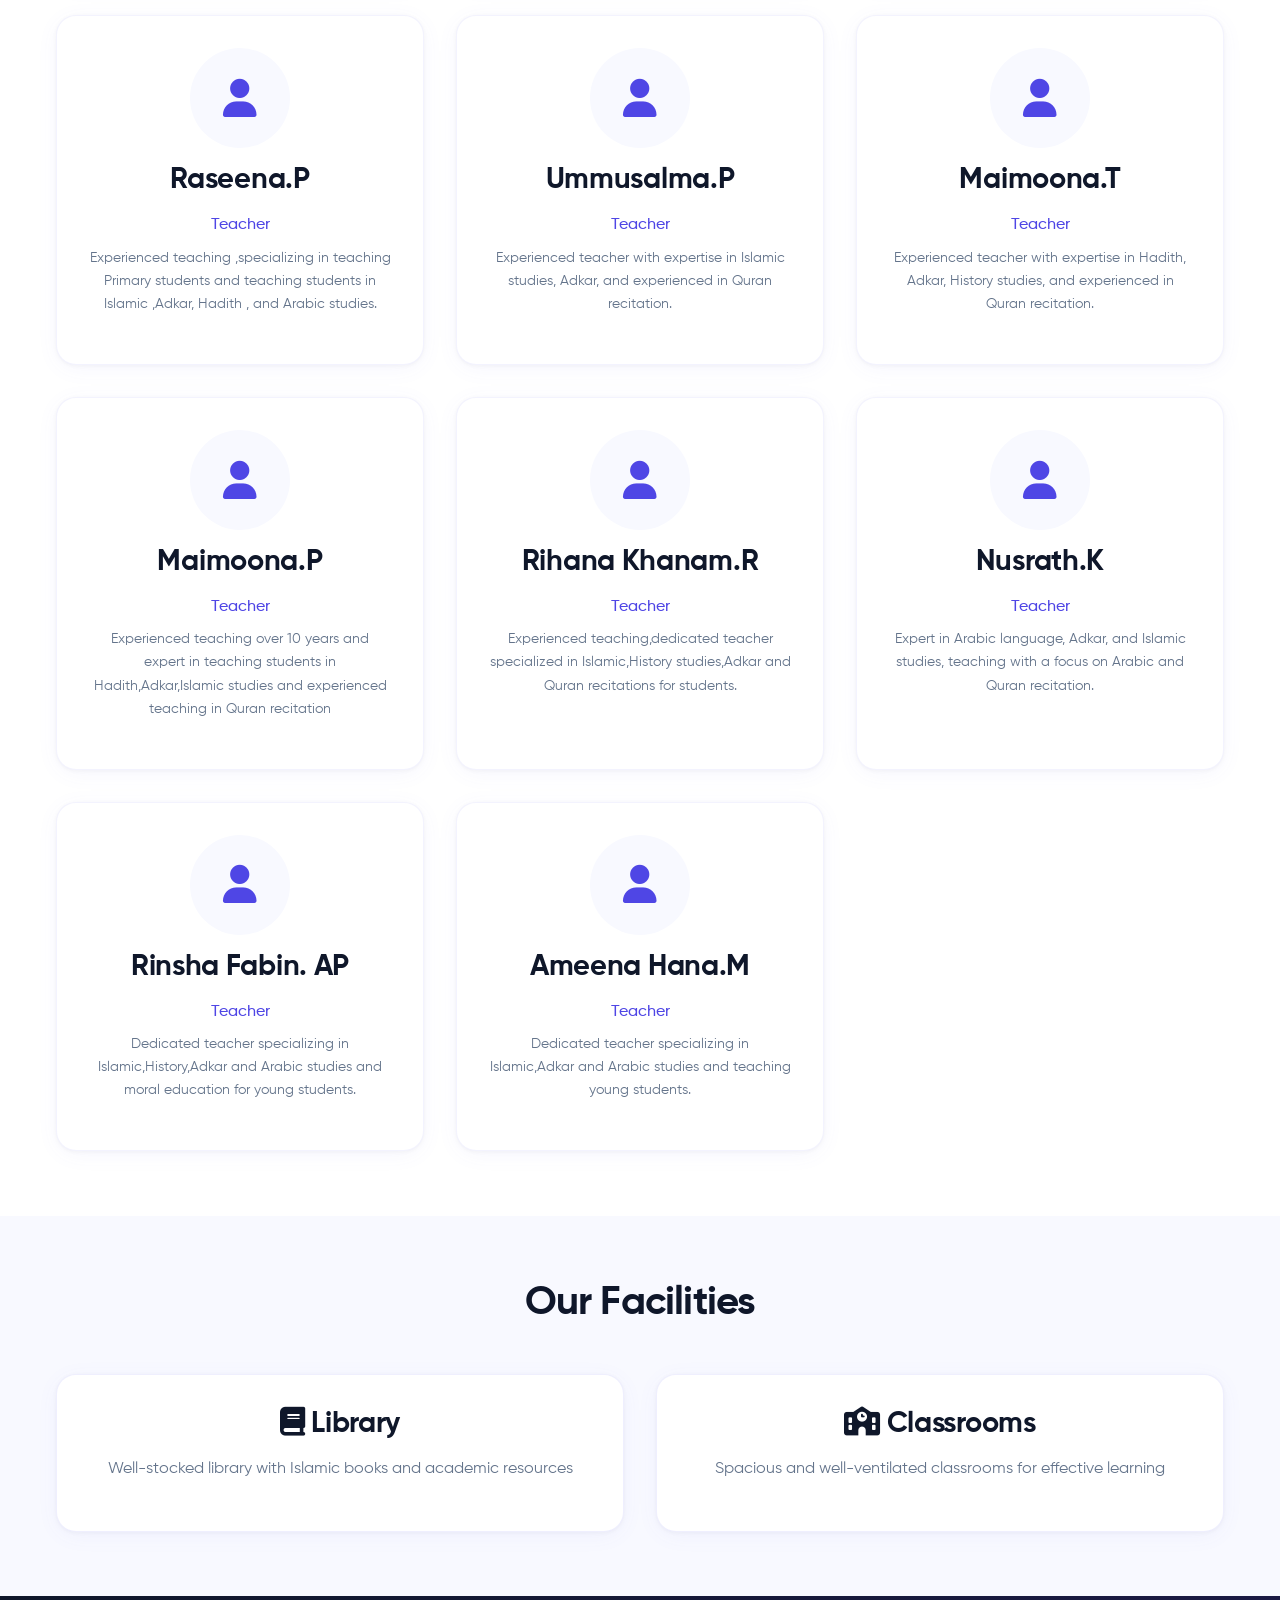
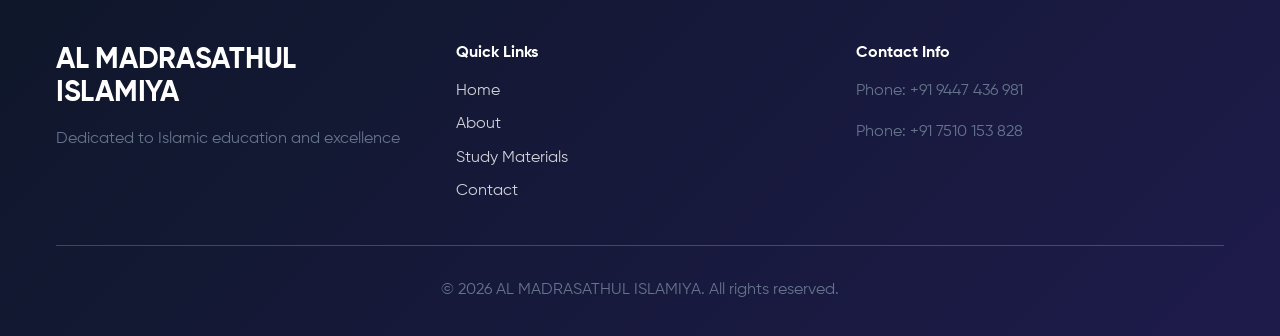
<file: html/about.html>
<!DOCTYPE html>
<html lang="en">
<head>
    <meta charset="UTF-8">
    <meta name="viewport" content="width=device-width, initial-scale=1.0">
    <link rel="icon" type="image/jpeg" href="../img/favicon.jpg">
    <title>About - AL MADRASATHUL ISLAMIYA</title>
    <link rel="stylesheet" href="../css/styles.css">
    <link rel="preconnect" href="https://fonts.googleapis.com">
    <link rel="preconnect" href="https://fonts.gstatic.com" crossorigin>
    <link href="https://fonts.googleapis.com/css2?family=Outfit:wght@300;400;500;600;700;800;900&family=Amiri:ital,wght@0,400;0,700;1,400;1,700&family=Rubik:wght@300;400;500;600;700;800;900&family=Montserrat:wght@300;400;500;600;700;800&family=Poppins:wght@300;400;500;600;700&family=Inter:wght@300;400;500;600;700;800;900&family=Crimson+Text:wght@400;600&family=Lora:wght@400;500;600;700&family=Merriweather:wght@300;400;700;900&family=Source+Sans+Pro:wght@300;400;600;700&family=Roboto+Slab:wght@300;400;500;700&display=swap" rel="stylesheet">
    <link rel="stylesheet" href="https://cdnjs.cloudflare.com/ajax/libs/font-awesome/6.4.0/css/all.min.css">
</head>
<body>
    <header>
        <nav class="navbar">
            <div class="nav-container">
                <div class="nav-logo">
                    <h2><img src="../img/logo.jpg" alt="Logo"> <span class="log-name">AL MADRASATHUL ISLAMIYA</span></h2>
                </div>
                <ul class="nav-menu">
                    <li><a href="index.html" class="nav-link">Home</a></li>
                    <li><a href="about.html" class="nav-link active">About</a></li>
                    <li><a href="study-materials.html" class="nav-link">Study Materials</a></li>
                    <li><a href="gallery.html" class="nav-link">Gallery</a></li>
                    <li><a href="contact.html" class="nav-link">Contact</a></li>
                </ul>
                
                <div class="hamburger">
                    <span></span>
                    <span></span>
                    <span></span>
                </div>
            </div>
        </nav>
    </header>

    <main>
        <section class="page-header">
            <div class="container">
                <h1 class="title-1">About AL MADRASATHUL ISLAMIYA</h1>
                <p>Learn about our mission, vision, and dedicated teaching staff</p>
            </div>
        </section>

        <section class="mission-section">
            <div class="container">
                <div class="mission-content">
                    <h2>Our Mission</h2>
                    <p class="p2">At AL MADRASATHUL ISLAMIYA, our mission is to provide comprehensive Islamic education that nurtures the intellectual, spiritual, and moral development of our students. We strive to create an environment where students can excel academically while developing strong Islamic values and character.</p>
                    
                    <h2>Our Vision</h2>
                    <p class="p2">Our vision is to be a leading Islamic educational institution that produces well-rounded individuals who are knowledgeable in both Islamic studies and modern academics. We aim to prepare students to become responsible citizens who contribute positively to society while maintaining their Islamic identity.</p>
                    
                    <h2>Our Values</h2>
                    <div class="values-grid">
                        <div class="value-item">
                            <h3><i class="fas fa-book-open"></i> Islamic Excellence</h3>
                            <p class="p2">Promoting excellence in Islamic education and practice</p>
                        </div>
                        <div class="value-item">
                            <h3><i class="fas fa-graduation-cap"></i> Academic Quality</h3>
                            <p class="p2">Providing high-quality academic education from Class 1 to 9</p>
                        </div>
                        <div class="value-item">
                            <h3><i class="fas fa-hands-helping"></i> Community Service</h3>
                            <p class="p2">Encouraging students to serve their community with compassion</p>
                        </div>
                        <div class="value-item">
                            <h3><i class="fas fa-seedling"></i> Character Development</h3>
                            <p class="p2">Nurturing moral values and ethical behavior</p>
                        </div>
                    </div>
                </div>
            </div>
        </section>

        <section class="teachers-section">
            <div class="container">
                <h2 class="section-title">Our Dedicated Teachers</h2>
                <div class="teachers-grid">
                        <div class="teacher-card">
                        <div class="teacher-image">
                            <i class="fas fa-user-tie"></i>
                        </div>
                        <h3>Mohammad Anvar</h3>
                        <p class="teacher-title">Principal of Moral School &amp; Sir</p>
                        <p class="teacher-description">Experienced educator of teaching Islamic studies,Adkar,Arabic studies,Quran recitation and managing educational institutions of Moral school.</p>
                    </div>
                    <div class="teacher-card">
                        <div class="teacher-image">
                            <i class="fas fa-user-tie"></i>
                        </div>
                        <h3>Yousuf K.M</h3>
                        <p class="teacher-title">Principal of Regular School &amp; Sir</p>
                        <p class="teacher-description">Experienced teaching ,specialized in teaching History, Hadith,Adkar and Quran recitation.Managing educational institutions of Regular school.</p>
                    </div>
                    <div class="teacher-card">
                        <div class="teacher-image">
                            <i class="fas fa-user"></i>
                        </div>
                        <h3>Murshid A.P</h3>
                        <p class="teacher-title">Sir</p>
                        <p class="teacher-description">Experienced teaching ,specializing in teaching students in Arabic,Quran recitation Adkar and leader in Arts and Sports Activities.</p>
                    </div>
                    <div class="teacher-card">
                        <div class="teacher-image">
                            <i class="fas fa-user"></i>
                        </div>
                        <h3>Raseena.P</h3>
                        <p class="teacher-title">Teacher</p>
                        <p class="teacher-description">Experienced teaching ,specializing in teaching Primary students and teaching students  in Islamic ,Adkar, Hadith , and Arabic studies.</p>
                    </div>
                    <div class="teacher-card">
                        <div class="teacher-image">
                            <i class="fas fa-user"></i>
                        </div>
                          <h3>Ummusalma.P</h3>
                        <p class="teacher-title">Teacher</p>
                        <p class="teacher-description">Experienced teacher with expertise in Islamic studies, Adkar, and experienced in Quran recitation.</p>
                    </div>
                    <div class="teacher-card">
                        <div class="teacher-image">
                            <i class="fas fa-user"></i>
                        </div>
                        <h3>Maimoona.T</h3>
                        <p class="teacher-title">Teacher</p>
                        <p class="teacher-description">Experienced teacher with expertise in Hadith, Adkar, History studies, and experienced in Quran recitation.</p>
                    </div>
                    <div class="teacher-card">
                        <div class="teacher-image">
                            <i class="fas fa-user"></i>
                        </div>
                        <h3>Maimoona.P</h3>
                        <p class="teacher-title">Teacher</p>
                        <p class="teacher-description">Experienced teaching over 10 years and expert in teaching students in Hadith,Adkar,Islamic studies and experienced teaching in Quran recitation </p>
                    </div>
                    <div class="teacher-card">
                        <div class="teacher-image">
                            <i class="fas fa-user"></i>
                        </div>
                        <h3>Rihana Khanam.R</h3>
                        <p class="teacher-title">Teacher</p>
                        <p class="teacher-description"> Experienced teaching,dedicated teacher specialized in Islamic,History studies,Adkar and Quran recitations for students.</p>
                    </div>
                    <div class="teacher-card">
                        <div class="teacher-image">
                            <i class="fas fa-user"></i>
                        </div>
                        <h3>Nusrath.K</h3>
                        <p class="teacher-title">Teacher</p>
                        <p class="teacher-description">Expert in Arabic language, Adkar, and Islamic studies, teaching with a focus on Arabic and Quran recitation.</p>
                    </div>
                    <div class="teacher-card">
                        <div class="teacher-image">
                            <i class="fas fa-user"></i>
                        </div>
                        <h3>Rinsha Fabin. AP </h3>
                        <p class="teacher-title">Teacher</p>
                        <p class="teacher-description">Dedicated teacher specializing in Islamic,History,Adkar and Arabic studies and moral education for young students.</p>
                    </div>
                    <div class="teacher-card">
                        <div class="teacher-image">
                            <i class="fas fa-user"></i>
                        </div>
                        <h3>Ameena Hana.M</h3>
                        <p class="teacher-title">Teacher</p>
                        <p class="teacher-description">Dedicated teacher specializing in Islamic,Adkar and Arabic studies and teaching young students.</p>
                    </div>
                </div>
            </div>
        </section>

        <section class="facilities-section">
            <div class="container">
                <h2 class="section-title">Our Facilities</h2>
                <div class="facilities-grid">
                    <div class="facility-item">
                        <h3><i class="fas fa-book"></i> Library</h3>
                        <p class="p2">Well-stocked library with Islamic books and academic resources</p>
                    </div>
                    <div class="facility-item">
                        <h3><i class="fas fa-school"></i> Classrooms</h3>
                        <p class="p2">Spacious and well-ventilated classrooms for effective learning</p>
                    </div>
                </div>
            </div>
        </section>
    </main>

    <footer>
        <div class="container">
            <div class="footer-content">
                <div class="footer-section">
                    <h3>AL MADRASATHUL ISLAMIYA</h3>
                    <p>Dedicated to Islamic education and excellence</p>
                </div>
                <div class="footer-section">
                    <h4>Quick Links</h4>
                    <ul>
                        <li><a href="index.html">Home</a></li>
                        <li><a href="about.html">About</a></li>
                        <li><a href="study-materials.html">Study Materials</a></li>
                        <li><a href="contact.html">Contact</a></li>
                    </ul>
                </div>
                <div class="footer-section">
                    <h4>Contact Info</h4>
                    <p>Phone: +91 9447 436 981</p>
                    <p>Phone: +91 7510 153 828</p>
                </div>
            </div>
            <div class="footer-bottom">
                <p>&copy; 2026 AL MADRASATHUL ISLAMIYA. All rights reserved.</p>
            </div>
        </div>
    </footer>

    <script src="../java/script.js"></script>
</body>
</html>
</file>
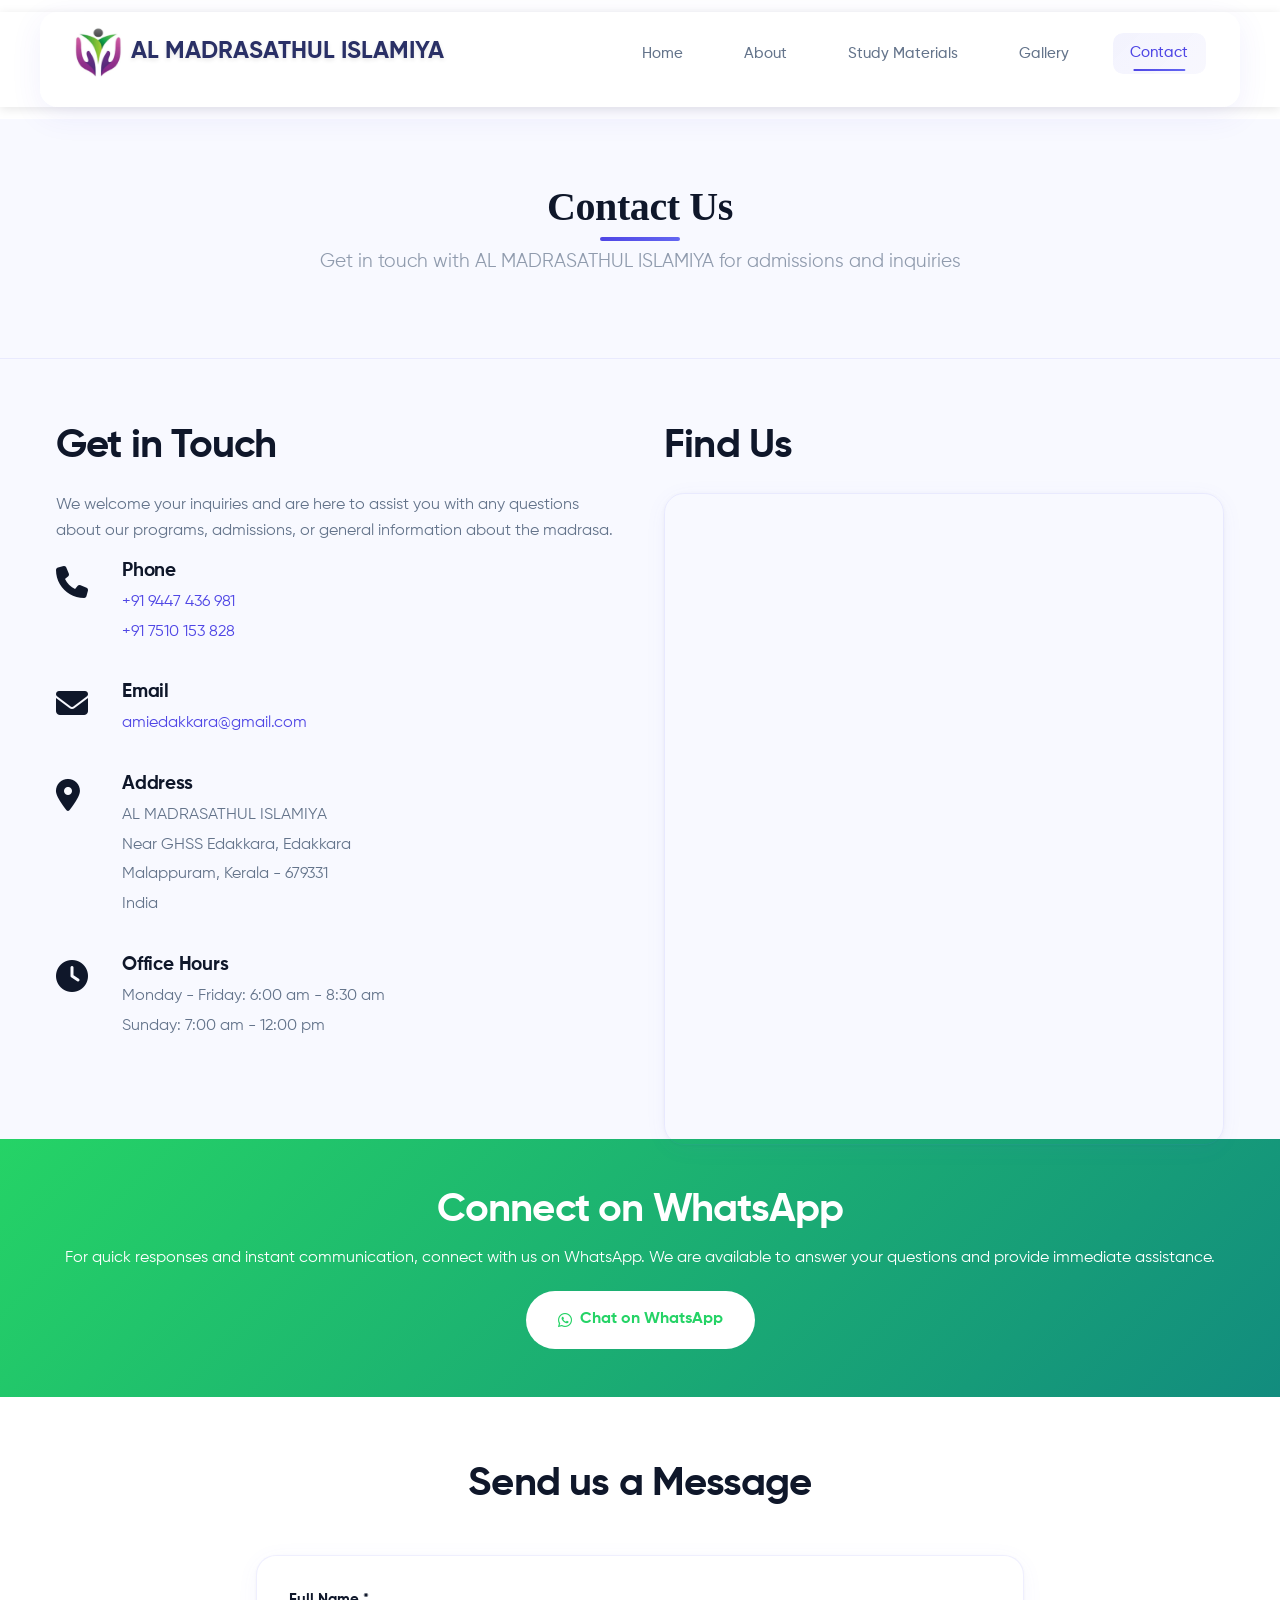
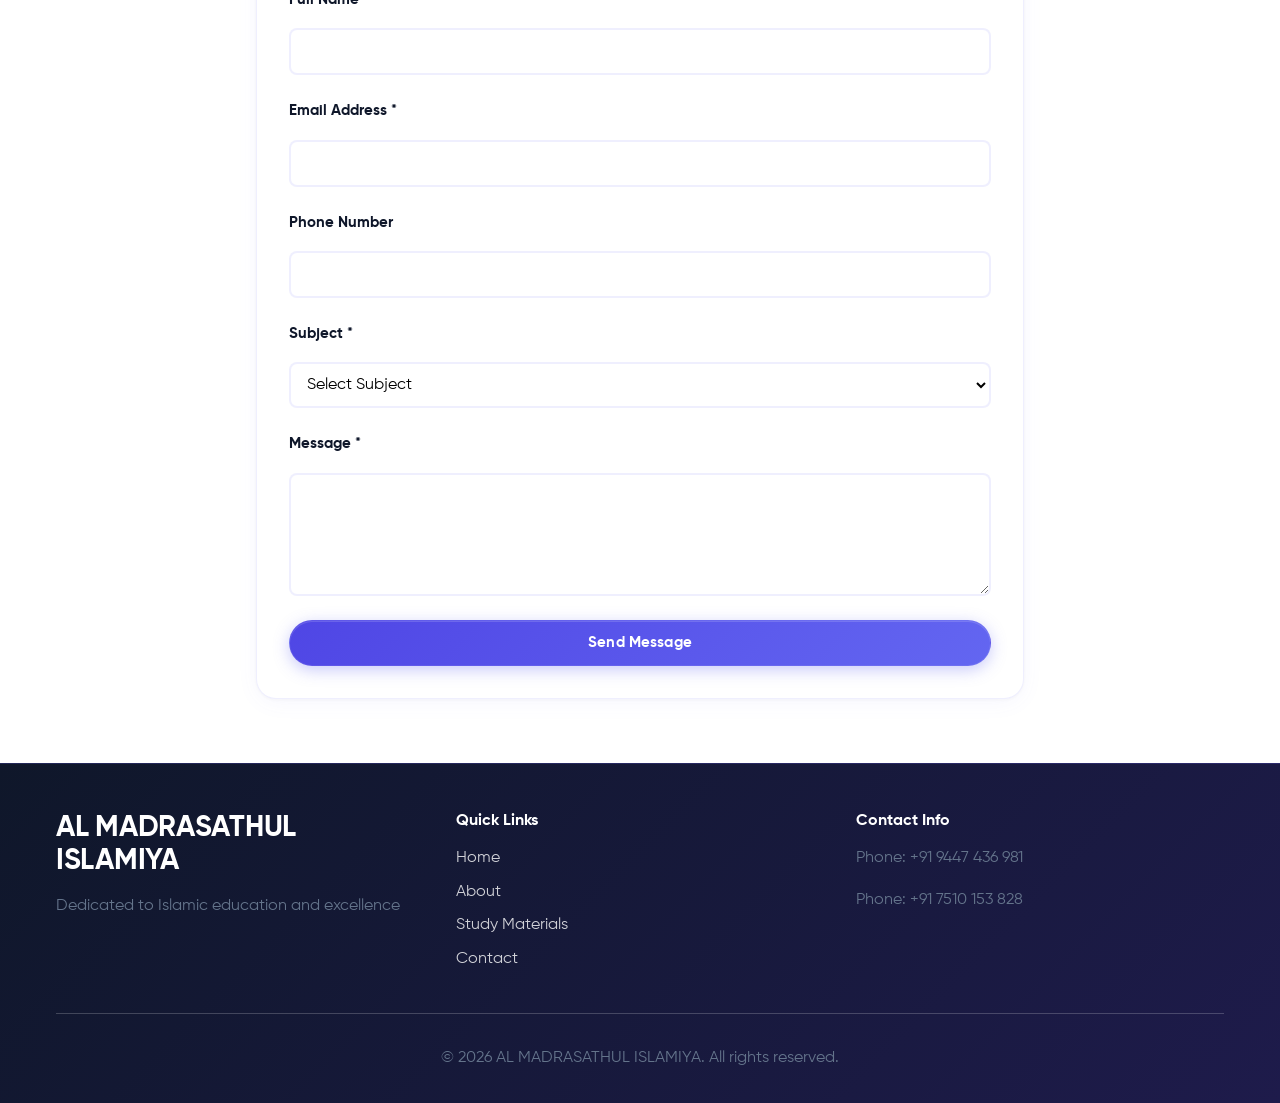
<file: html/contact.html>
<!DOCTYPE html>
<html lang="en">
<head>
    <link rel="icon" type="image/jpeg" href="../img/favicon.jpg">
    <meta charset="UTF-8">
    <meta name="viewport" content="width=device-width, initial-scale=1.0">
    <title>Contact Us - AL MADRASATHUL ISLAMIYA</title>
    <link rel="stylesheet" href="../css/styles.css">
    <link rel="preconnect" href="https://fonts.googleapis.com">
    <link rel="preconnect" href="https://fonts.gstatic.com" crossorigin>
    <link href="https://fonts.googleapis.com/css2?family=Montserrat:wght@400;500;600;700&family=Poppins:wght@300;400;500;600&family=Outfit:wght@300;400;500;600;700;800;900&family=Amiri:ital,wght@0,400;0,700;1,400;1,700&family=Rubik:wght@300;400;500;600;700;800;900&display=swap" rel="stylesheet">
    <link rel="stylesheet" href="https://cdnjs.cloudflare.com/ajax/libs/font-awesome/6.4.0/css/all.min.css">
</head>
<body>
    <header>
        <nav class="navbar">
            <div class="nav-container">
                <div class="nav-logo">
                    <h2><img src="../img/logo.jpg" alt="Logo"> <span class="log-name">AL MADRASATHUL ISLAMIYA</span></h2>
                </div>
                <ul class="nav-menu">
                    <li><a href="index.html" class="nav-link">Home</a></li>
                    <li><a href="about.html" class="nav-link">About</a></li>
                    <li><a href="study-materials.html" class="nav-link">Study Materials</a></li>
                    <li><a href="gallery.html" class="nav-link">Gallery</a></li>
                    <li><a href="contact.html" class="nav-link active">Contact</a></li>
                </ul>
                <div class="hamburger">
                    <span></span>
                    <span></span>
                    <span></span>
                </div>
            </div>
        </nav>
    </header>

    <main>
        <section class="page-header">
            <div class="container">
                <h1 class="title-1">Contact Us</h1>
                <p>Get in touch with AL MADRASATHUL ISLAMIYA for admissions and inquiries</p>
            </div>
        </section>

        <section class="contact-section">
            <div class="container">
                <div class="contact-grid">
                    <div class="contact-info">
                        <h2>Get in Touch</h2>
                        <p>We welcome your inquiries and are here to assist you with any questions about our programs, admissions, or general information about the madrasa.</p>
                        
                        <div class="contact-item">
                            <div class="contact-icon"><i class="fas fa-phone"></i></div>
                            <div class="contact-details">
                                <h3>Phone</h3>
                                <p><a href="tel:+91 9447 436 981">+91 9447 436 981</a></p>
                                <p><a href="tel:+91 7510 153 828">+91 7510 153 828</a></p>
                            </div>
                        </div>

                        <div class="contact-item">
                            <div class="contact-icon"><i class="fas fa-envelope"></i></div>
                            <div class="contact-details">
                                <h3>Email</h3>
                                <p><a href="mailto:amiedakkara@gmail.com">amiedakkara@gmail.com</a></p>
                            </div>
                        </div>

                        <div class="contact-item">
                            <div class="contact-icon"><i class="fas fa-map-marker-alt"></i></div>
                            <div class="contact-details">
                                <h3>Address</h3>
                                <p>AL MADRASATHUL ISLAMIYA</p>
                                <p>Near GHSS Edakkara, Edakkara</p>
                                <p>Malappuram, Kerala - 679331</p>
                                <p>India</p>
                            </div>
                        </div>

                        <div class="contact-item">
                            <div class="contact-icon"><i class="fas fa-clock"></i></div>
                            <div class="contact-details">
                                <h3>Office Hours</h3>
                                <p>Monday - Friday: 6:00 am - 8:30 am</p>
                                <p>Sunday: 7:00 am - 12:00 pm</p>
                            </div>
                        </div>
                    </div>

                    <div class="contact-map">
                        <h2>Find Us</h2>
                        <div class="map-container" style="height: 100%; min-height: 400px; border-radius: var(--radius-lg); overflow: hidden; box-shadow: var(--card-shadow); border: 1px solid var(--border-color);">
                            <iframe src="https://www.google.com/maps/embed?pb=!1m18!1m12!1m3!1d3331.0419531910984!2d76.30186457425314!3d11.357900338828404!2m3!1f0!2f0!3f0!3m2!1i1024!2i768!4f13.1!3m3!1m2!1s0x3ba623b9a7b83d55%3A0x89eb7d9126360fa5!2zVW5pdHkgQ2VudHJlIEVkYWtrYXJhICjgtK_gtYLgtKPgtL_gtLHgtY3gtLHgtL8g4LS44LWG4LSo4LWN4LSx4LW8IOC0juC0n-C0leC1jeC0leC0sCk!5e1!3m2!1sen!2sin!4v1773934144303!5m2!1sen!2sin" width="100%" height="100%" style="border:0; min-height: 400px;" allowfullscreen="" loading="lazy" referrerpolicy="no-referrer-when-downgrade"></iframe>
                        </div>
                    </div>
                </div>
            </div>
        </section>

        <section class="whatsapp-section">
            <div class="container">
                <div class="whatsapp-content">
                    <h2>Connect on WhatsApp</h2>
                    <h4>For quick responses and instant communication, connect with us on WhatsApp. We are available to answer your questions and provide immediate assistance.</h4>
                    <a href="https://wa.me/919447436981" class="whatsapp-btn" target="_blank">
                        <i class="fab fa-whatsapp"></i>
                        Chat on WhatsApp
                    </a>
                </div>
            </div>
        </section>

        <section class="form-section" style="padding: 4rem 0; background-color: var(--white);">
            <div class="container" style="max-width: 800px;">
                <h2 class="section-title">Send us a Message</h2>
                <div class="contact-form" style="margin-top: 2rem;">
                    <form id="contactForm">
                        <div class="form-group">
                            <label for="name">Full Name *</label>
                            <input type="text" id="name" name="name" required>
                        </div>
                        
                        <div class="form-group">
                            <label for="email">Email Address *</label>
                            <input type="email" id="email" name="email" required>
                        </div>
                        
                        <div class="form-group">
                            <label for="phone">Phone Number</label>
                            <input type="tel" id="phone" name="phone">
                        </div>
                        
                        <div class="form-group">
                            <label for="subject">Subject *</label>
                            <select id="subject" name="subject" required>
                                <option value="">Select Subject</option>
                                <option value="Admission Inquiry">Admission Inquiry</option>
                                <option value="General Information">General Information</option>
                                <option value="Study Materials Information">Study Materials Information</option>
                                <option value="Fee Structure">Fee Structure</option>
                                <option value="__other_option__">Other</option>
                            </select>
                        </div>
                        
                        <div class="form-group">
                            <label for="message">Message *</label>
                            <textarea id="message" name="message" rows="5" required></textarea>
                        </div>
                        
                        <button type="submit" class="btn btn-primary" style="width: 100%;">Send Message</button>
                    </form>
                </div>
            </div>
        </section>
    </main>

    <footer>
        <div class="container">
            <div class="footer-content">
                <div class="footer-section">
                    <h3>AL MADRASATHUL ISLAMIYA</h3>
                    <p>Dedicated to Islamic education and excellence</p>
                </div>
                <div class="footer-section">
                    <h4>Quick Links</h4>
                    <ul>
                        <li><a href="index.html">Home</a></li>
                        <li><a href="about.html">About</a></li>
                        <li><a href="study-materials.html">Study Materials</a></li>
                        <li><a href="contact.html">Contact</a></li>
                    </ul>
                </div>
                <div class="footer-section">
                    <h4>Contact Info</h4>
                    <p>Phone: +91 9447 436 981</p>
                    <p>Phone: +91 7510 153 828</p>
                    
                </div>
            </div>
            <div class="footer-bottom">
                <p>&copy; 2026 AL MADRASATHUL ISLAMIYA. All rights reserved.</p>
            </div>
        </div>
    </footer>

    <script src="../java/script.js"></script>
    <script>
        document.getElementById('contactForm').addEventListener('submit', function(e) {
            e.preventDefault();
            
            const submitBtn = this.querySelector('button[type="submit"]');
            const originalText = submitBtn.textContent;
            submitBtn.textContent = 'Sending...';
            submitBtn.disabled = true;

            const formData = new FormData();
            formData.append('entry.945470388', document.getElementById('name').value);
            formData.append('entry.7334155', document.getElementById('email').value);
            formData.append('entry.186930848', document.getElementById('phone').value);
            formData.append('entry.1454314146', document.getElementById('subject').value);
            formData.append('entry.1287034827', document.getElementById('message').value);

            fetch('https://docs.google.com/forms/u/0/d/e/1FAIpQLSea2KUNrD7CeAcnxszUI95_5Ao7kVLR6BZAW8vK7yOAW68VrQ/formResponse', {
                method: 'POST',
                mode: 'no-cors',
                body: formData
            }).then(() => {
                alert('Thank you for your message! We will get back to you soon.');
                this.reset();
            }).catch(error => {
                alert('There was an error sending your message. Please try again later.');
            }).finally(() => {
                submitBtn.textContent = originalText;
                submitBtn.disabled = false;
            });
        });
    </script>
</body>
</html>
</file>
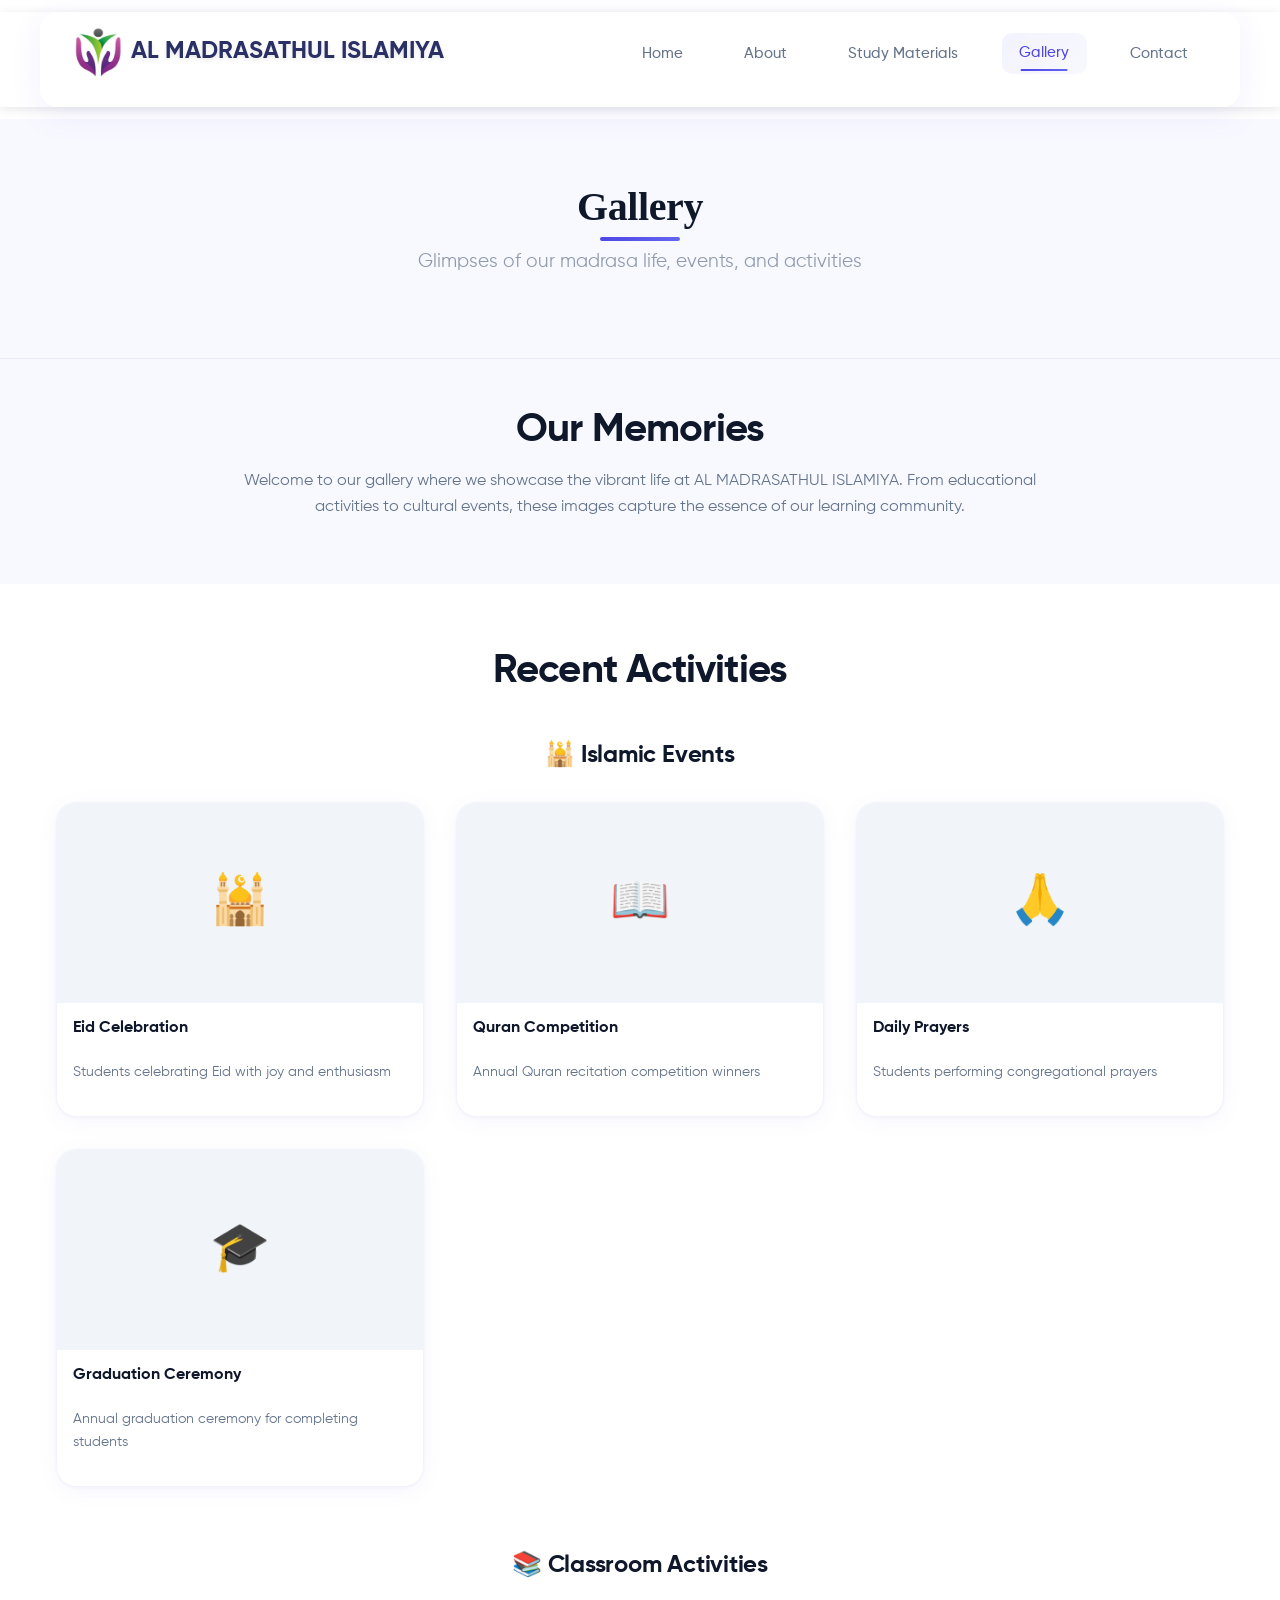
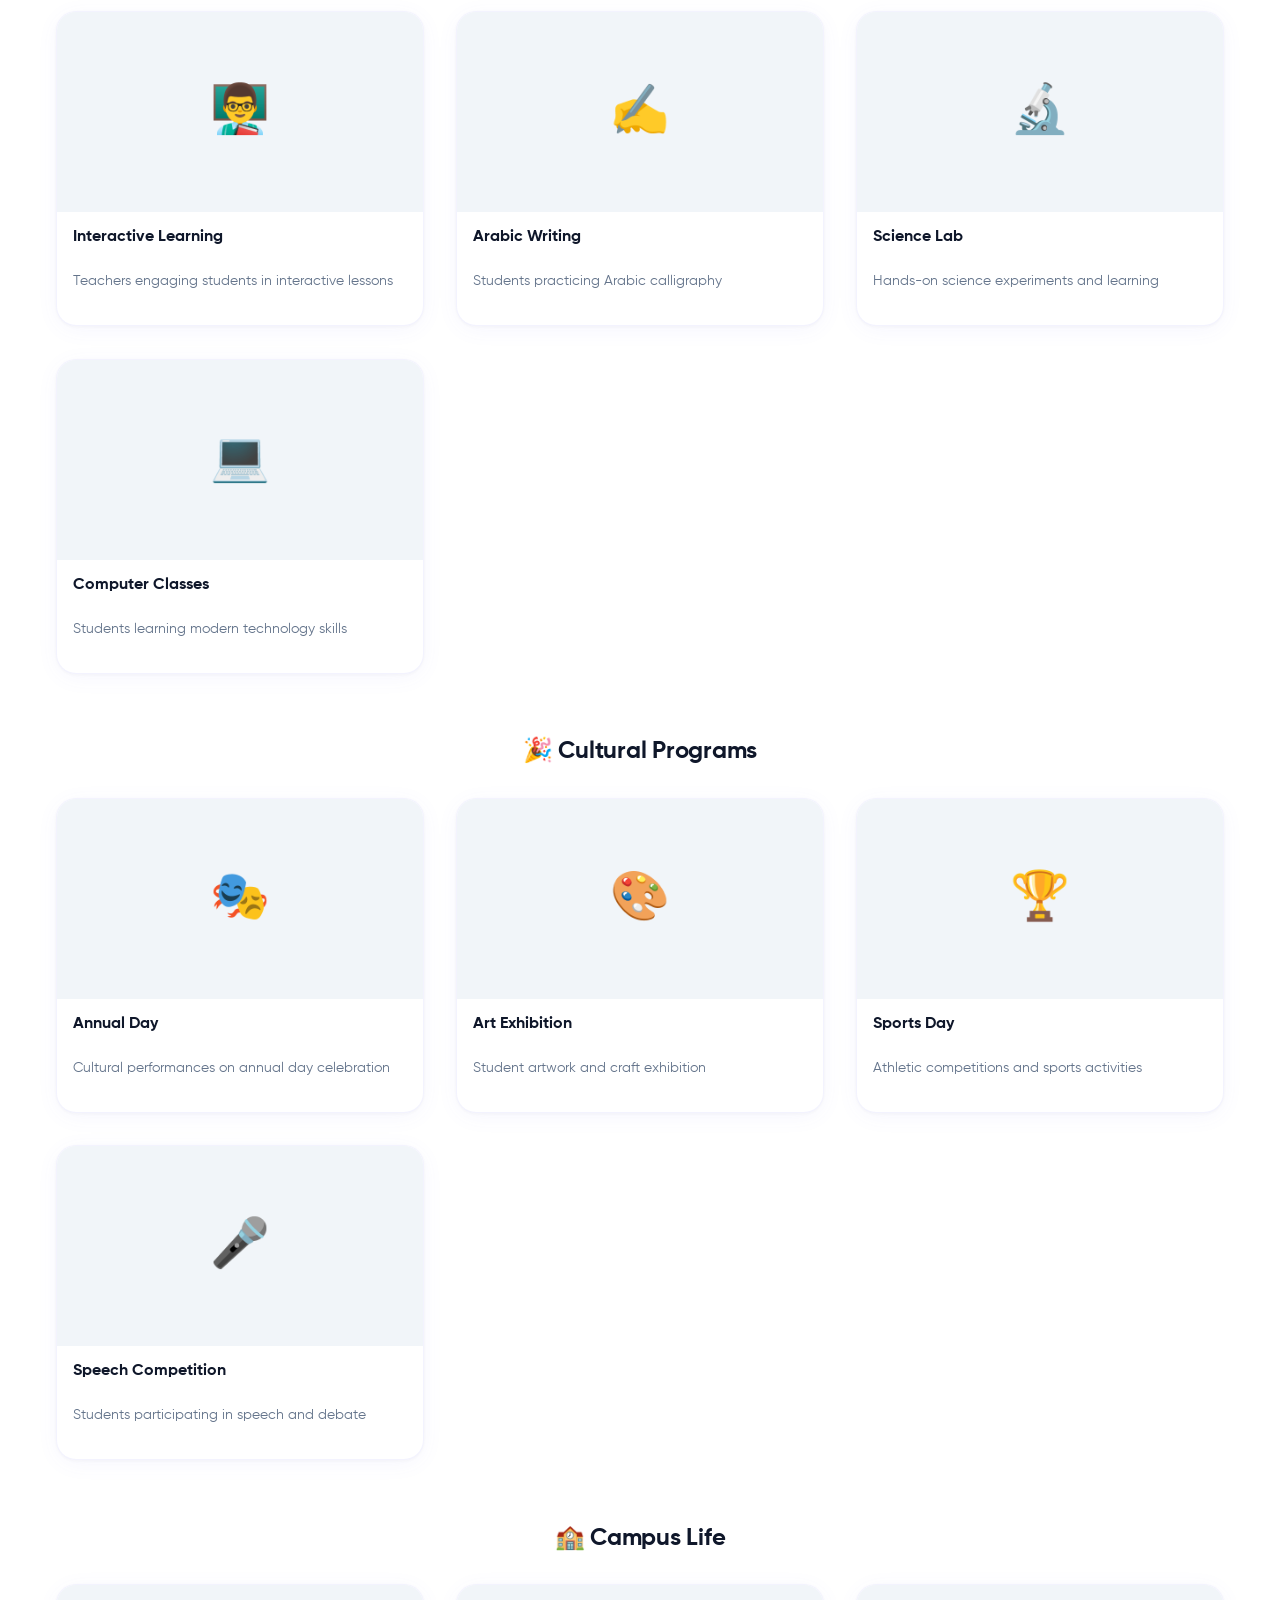
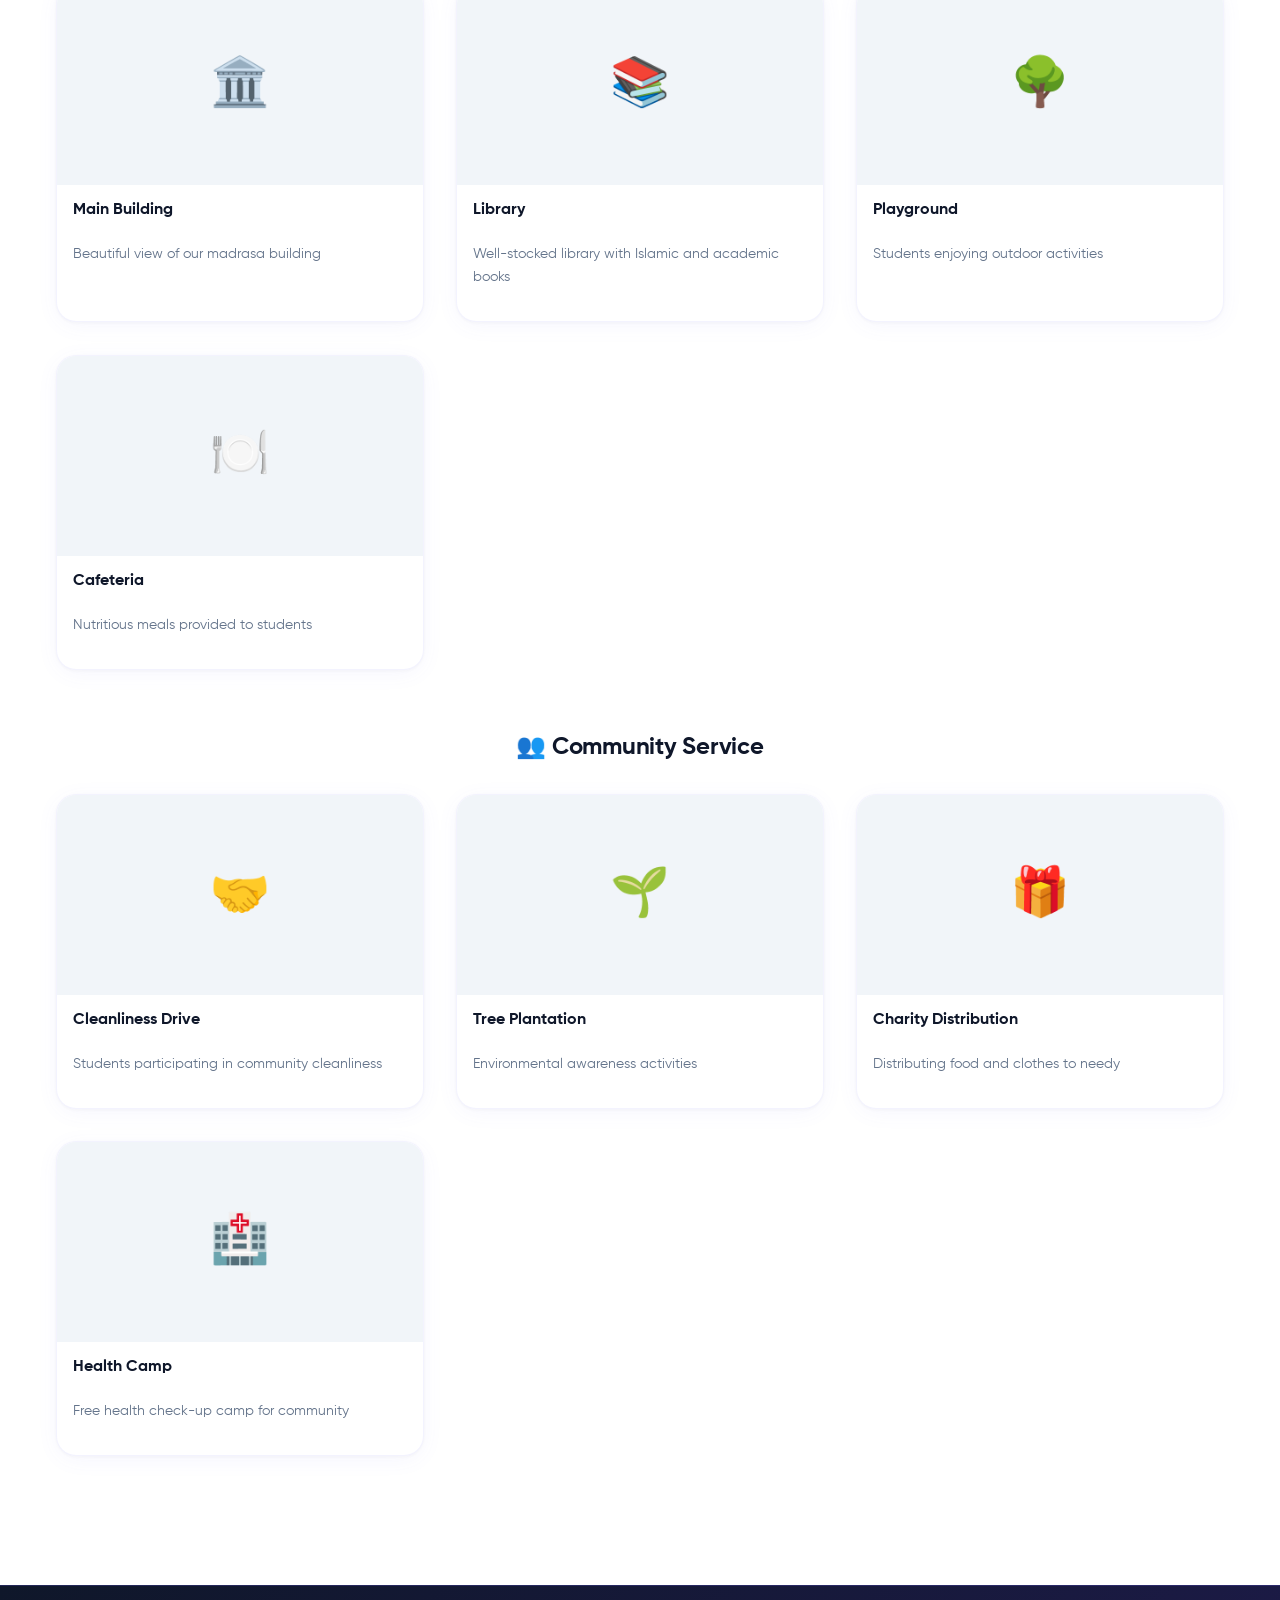
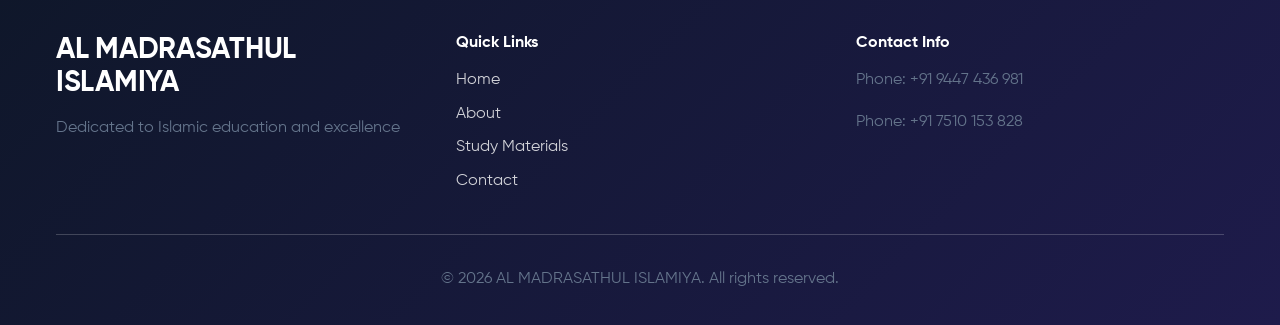
<file: html/gallery.html>
<!DOCTYPE html>
<html lang="en">

<head>
    <meta charset="UTF-8">
    <meta name="viewport" content="width=device-width, initial-scale=1.0">
    <title>Gallery - AL MADRASATHUL ISLAMIYA</title>
    <link rel="icon" type="image/jpeg" href="../img/favicon.jpg">
    <link rel="stylesheet" href="../css/styles.css">
    <link rel="preconnect" href="https://fonts.googleapis.com">
    <link rel="preconnect" href="https://fonts.gstatic.com" crossorigin>
    <link
        href="https://fonts.googleapis.com/css2?family=Montserrat:wght@400;500;600;700&family=Poppins:wght@300;400;500;600&family=Outfit:wght@300;400;500;600;700;800;900&family=Amiri:ital,wght@0,400;0,700;1,400;1,700&family=Rubik:wght@300;400;500;600;700;800;900&display=swap"
        rel="stylesheet">
    <link rel="stylesheet" href="https://cdnjs.cloudflare.com/ajax/libs/font-awesome/6.4.0/css/all.min.css">
</head>

<body>
    <header>
        <nav class="navbar">
            <div class="nav-container">
                <div class="nav-logo">
                    <h2><img src="../img/logo.jpg" alt="Logo"> <span class="log-name">AL MADRASATHUL ISLAMIYA</span>
                    </h2>
                </div>
                <ul class="nav-menu">
                    <li><a href="index.html" class="nav-link">Home</a></li>
                    <li><a href="about.html" class="nav-link">About</a></li>
                    <li><a href="study-materials.html" class="nav-link">Study Materials</a></li>
                    <li><a href="gallery.html" class="nav-link active">Gallery</a></li>
                    <li><a href="contact.html" class="nav-link">Contact</a></li>
                </ul>
                <div class="hamburger">
                    <span></span>
                    <span></span>
                    <span></span>
                </div>
            </div>
        </nav>
    </header>

    <main>
        <section class="page-header">
            <div class="container">
                <h1 class="title-1">Gallery</h1>
                <p>Glimpses of our madrasa life, events, and activities</p>
            </div>
        </section>

        <section class="gallery-intro">
            <div class="container">
                <div class="intro-content">
                    <h2>Our Memories</h2>
                    <p class="p2">Welcome to our gallery where we showcase the vibrant life at AL MADRASATHUL ISLAMIYA.
                        From educational activities to cultural events, these images capture the essence of our learning
                        community.</p>
                </div>
            </div>
        </section>

        <section class="gallery-section">
            <div class="container">
                <h2 class="section-title">Recent Activities</h2>

                <div class="gallery-category">
                    <h3>🕌 Islamic Events</h3>
                    <div class="gallery-grid">
                        <div class="gallery-item">
                            <div class="gallery-image">
                                <div class="placeholder-image">🕌</div>
                            </div>
                            <h4>Eid Celebration</h4>
                            <p>Students celebrating Eid with joy and enthusiasm</p>
                        </div>
                        <div class="gallery-item">
                            <div class="gallery-image">
                                <div class="placeholder-image">📖</div>
                            </div>
                            <h4>Quran Competition</h4>
                            <p>Annual Quran recitation competition winners</p>
                        </div>
                        <div class="gallery-item">
                            <div class="gallery-image">
                                <div class="placeholder-image">🙏</div>
                            </div>
                            <h4>Daily Prayers</h4>
                            <p>Students performing congregational prayers</p>
                        </div>
                        <div class="gallery-item">
                            <div class="gallery-image">
                                <div class="placeholder-image">🎓</div>
                            </div>
                            <h4>Graduation Ceremony</h4>
                            <p>Annual graduation ceremony for completing students</p>
                        </div>
                    </div>
                </div>

                <div class="gallery-category">
                    <h3>📚 Classroom Activities</h3>
                    <div class="gallery-grid">
                        <div class="gallery-item">
                            <div class="gallery-image">
                                <div class="placeholder-image">👨‍🏫</div>
                            </div>
                            <h4>Interactive Learning</h4>
                            <p>Teachers engaging students in interactive lessons</p>
                        </div>
                        <div class="gallery-item">
                            <div class="gallery-image">
                                <div class="placeholder-image">✍️</div>
                            </div>
                            <h4>Arabic Writing</h4>
                            <p>Students practicing Arabic calligraphy</p>
                        </div>
                        <div class="gallery-item">
                            <div class="gallery-image">
                                <div class="placeholder-image">🔬</div>
                            </div>
                            <h4>Science Lab</h4>
                            <p>Hands-on science experiments and learning</p>
                        </div>
                        <div class="gallery-item">
                            <div class="gallery-image">
                                <div class="placeholder-image">💻</div>
                            </div>
                            <h4>Computer Classes</h4>
                            <p>Students learning modern technology skills</p>
                        </div>
                    </div>
                </div>

                <div class="gallery-category">
                    <h3>🎉 Cultural Programs</h3>
                    <div class="gallery-grid">
                        <div class="gallery-item">
                            <div class="gallery-image">
                                <div class="placeholder-image">🎭</div>
                            </div>
                            <h4>Annual Day</h4>
                            <p>Cultural performances on annual day celebration</p>
                        </div>
                        <div class="gallery-item">
                            <div class="gallery-image">
                                <div class="placeholder-image">🎨</div>
                            </div>
                            <h4>Art Exhibition</h4>
                            <p>Student artwork and craft exhibition</p>
                        </div>
                        <div class="gallery-item">
                            <div class="gallery-image">
                                <div class="placeholder-image">🏆</div>
                            </div>
                            <h4>Sports Day</h4>
                            <p>Athletic competitions and sports activities</p>
                        </div>
                        <div class="gallery-item">
                            <div class="gallery-image">
                                <div class="placeholder-image">🎤</div>
                            </div>
                            <h4>Speech Competition</h4>
                            <p>Students participating in speech and debate</p>
                        </div>
                    </div>
                </div>

                <div class="gallery-category">
                    <h3>🏫 Campus Life</h3>
                    <div class="gallery-grid">
                        <div class="gallery-item">
                            <div class="gallery-image">
                                <div class="placeholder-image">🏛️</div>
                            </div>
                            <h4>Main Building</h4>
                            <p>Beautiful view of our madrasa building</p>
                        </div>
                        <div class="gallery-item">
                            <div class="gallery-image">
                                <div class="placeholder-image">📚</div>
                            </div>
                            <h4>Library</h4>
                            <p>Well-stocked library with Islamic and academic books</p>
                        </div>
                        <div class="gallery-item">
                            <div class="gallery-image">
                                <div class="placeholder-image">🌳</div>
                            </div>
                            <h4>Playground</h4>
                            <p>Students enjoying outdoor activities</p>
                        </div>
                        <div class="gallery-item">
                            <div class="gallery-image">
                                <div class="placeholder-image">🍽️</div>
                            </div>
                            <h4>Cafeteria</h4>
                            <p>Nutritious meals provided to students</p>
                        </div>
                    </div>
                </div>

                <div class="gallery-category">
                    <h3>👥 Community Service</h3>
                    <div class="gallery-grid">
                        <div class="gallery-item">
                            <div class="gallery-image">
                                <div class="placeholder-image">🤝</div>
                            </div>
                            <h4>Cleanliness Drive</h4>
                            <p>Students participating in community cleanliness</p>
                        </div>
                        <div class="gallery-item">
                            <div class="gallery-image">
                                <div class="placeholder-image">🌱</div>
                            </div>
                            <h4>Tree Plantation</h4>
                            <p>Environmental awareness activities</p>
                        </div>
                        <div class="gallery-item">
                            <div class="gallery-image">
                                <div class="placeholder-image">🎁</div>
                            </div>
                            <h4>Charity Distribution</h4>
                            <p>Distributing food and clothes to needy</p>
                        </div>
                        <div class="gallery-item">
                            <div class="gallery-image">
                                <div class="placeholder-image">🏥</div>
                            </div>
                            <h4>Health Camp</h4>
                            <p>Free health check-up camp for community</p>
                        </div>
                    </div>
                </div>
            </div>
        </section>
    </main>

    <footer>
        <div class="container">
            <div class="footer-content">
                <div class="footer-section">
                    <h3>AL MADRASATHUL ISLAMIYA</h3>
                    <p>Dedicated to Islamic education and excellence</p>
                </div>
                <div class="footer-section">
                    <h4>Quick Links</h4>
                    <ul>
                        <li><a href="index.html">Home</a></li>
                        <li><a href="about.html">About</a></li>
                        <li><a href="study-materials.html">Study Materials</a></li>
                        <li><a href="contact.html">Contact</a></li>
                    </ul>
                </div>
                <div class="footer-section">
                    <h4>Contact Info</h4>
                    <p>Phone: +91 9447 436 981</p>
                    <p>Phone: +91 7510 153 828</p>
                </div>
            </div>
            <div class="footer-bottom">
                <p>&copy; 2026 AL MADRASATHUL ISLAMIYA. All rights reserved.</p>
            </div>
        </div>
    </footer>

    <script src="../java/script.js"></script>
</body>

</html>
</file>
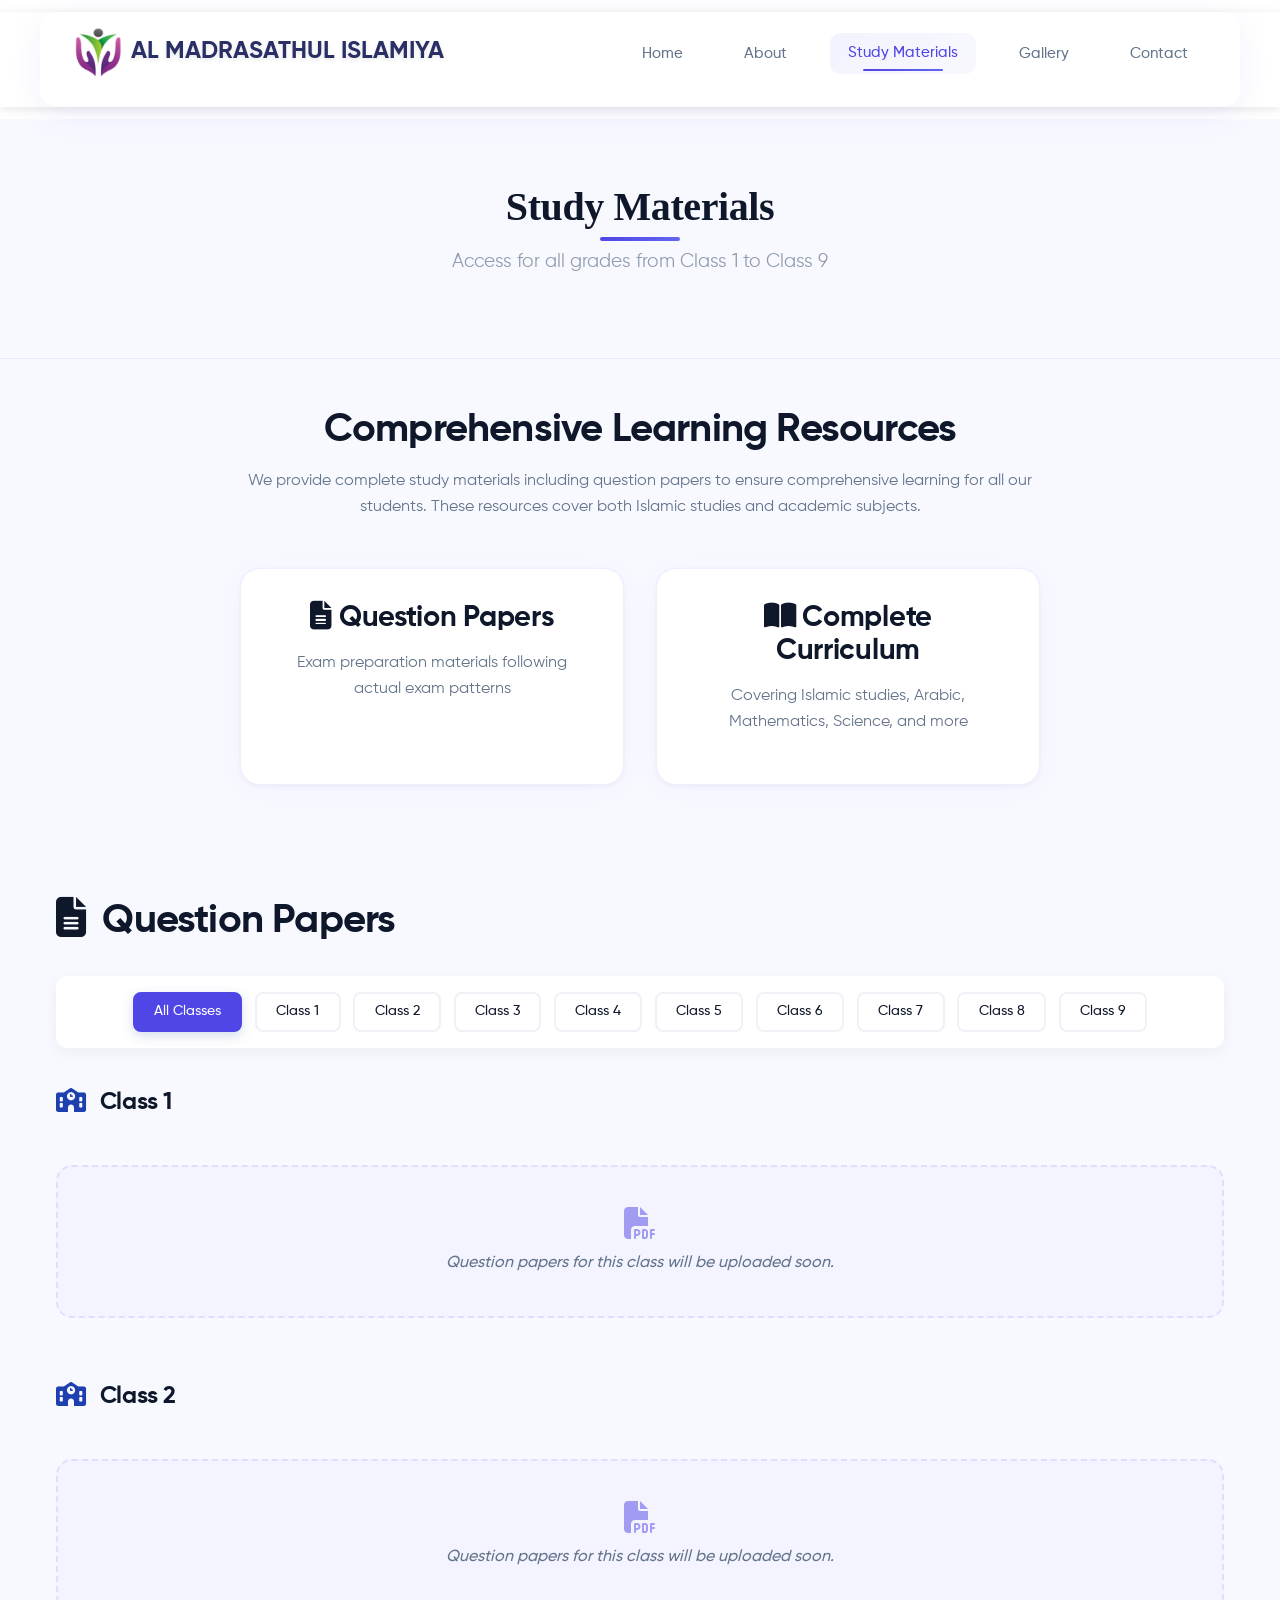
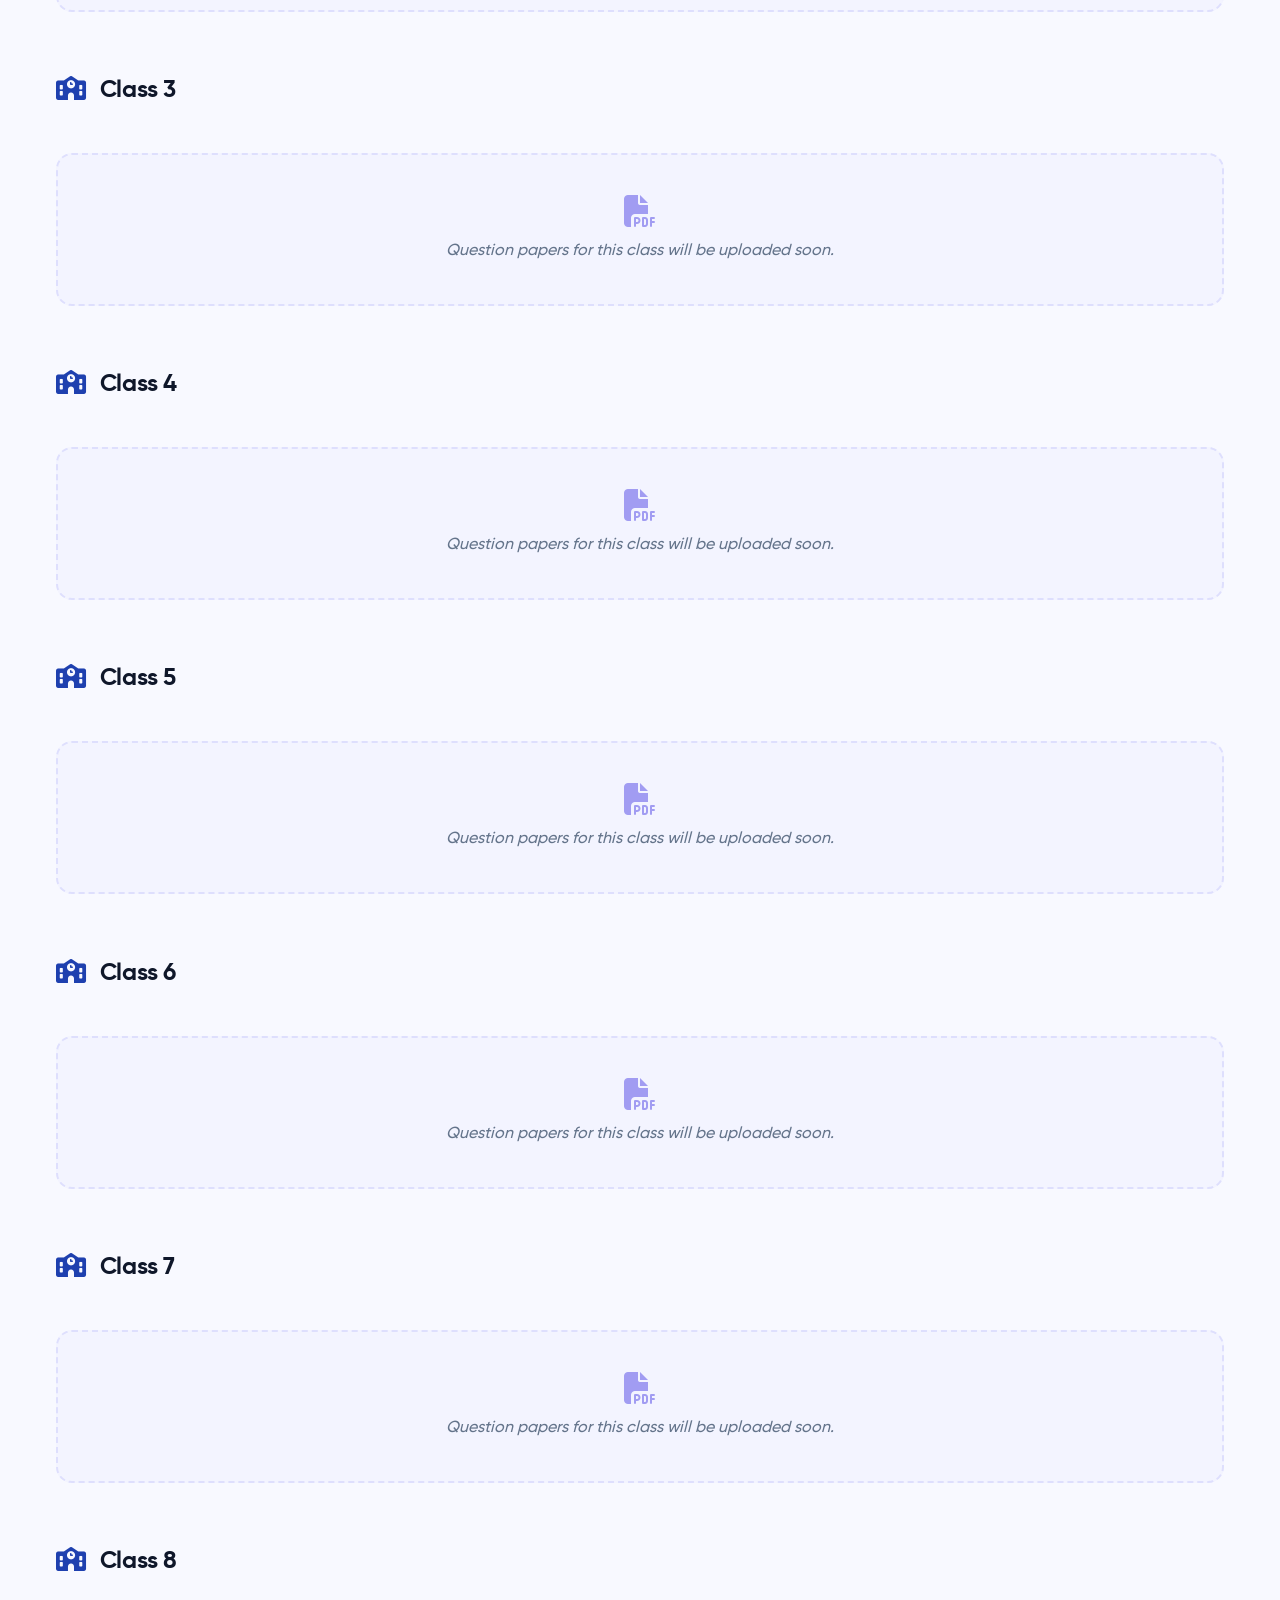
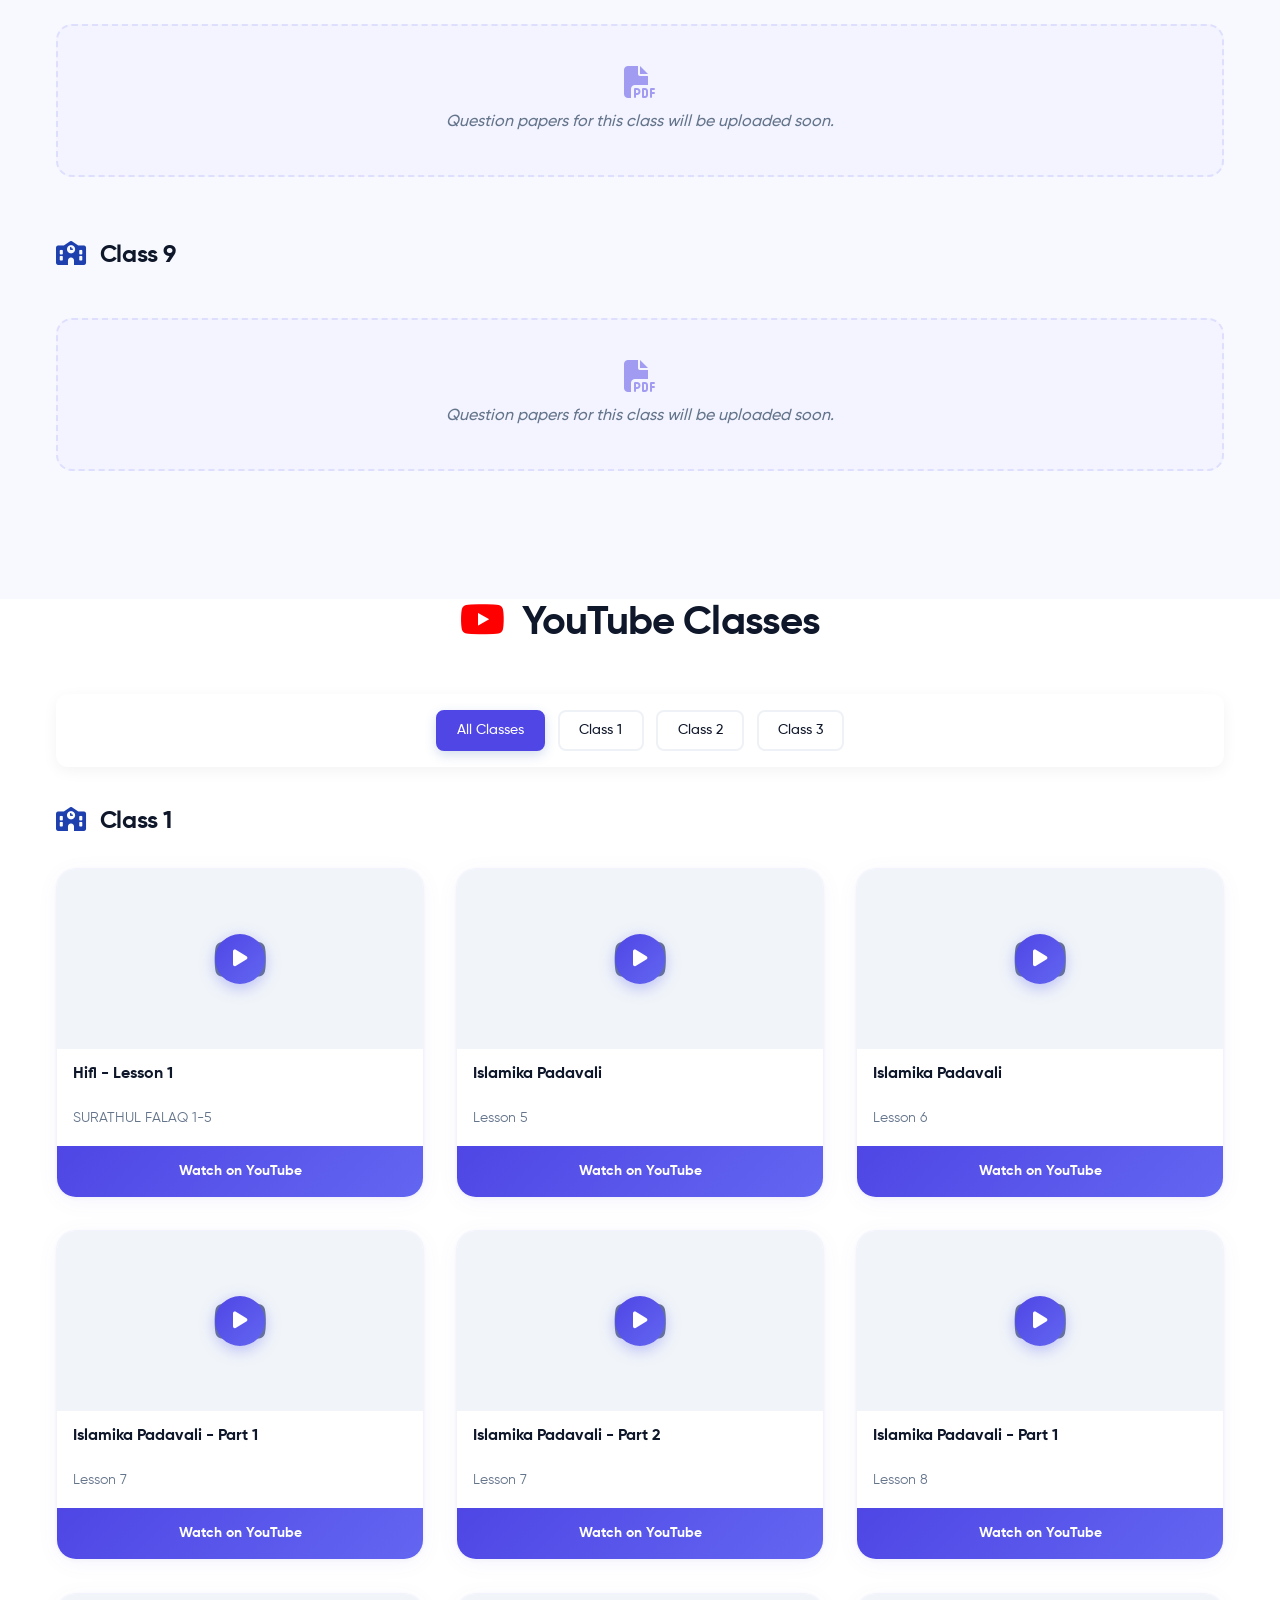
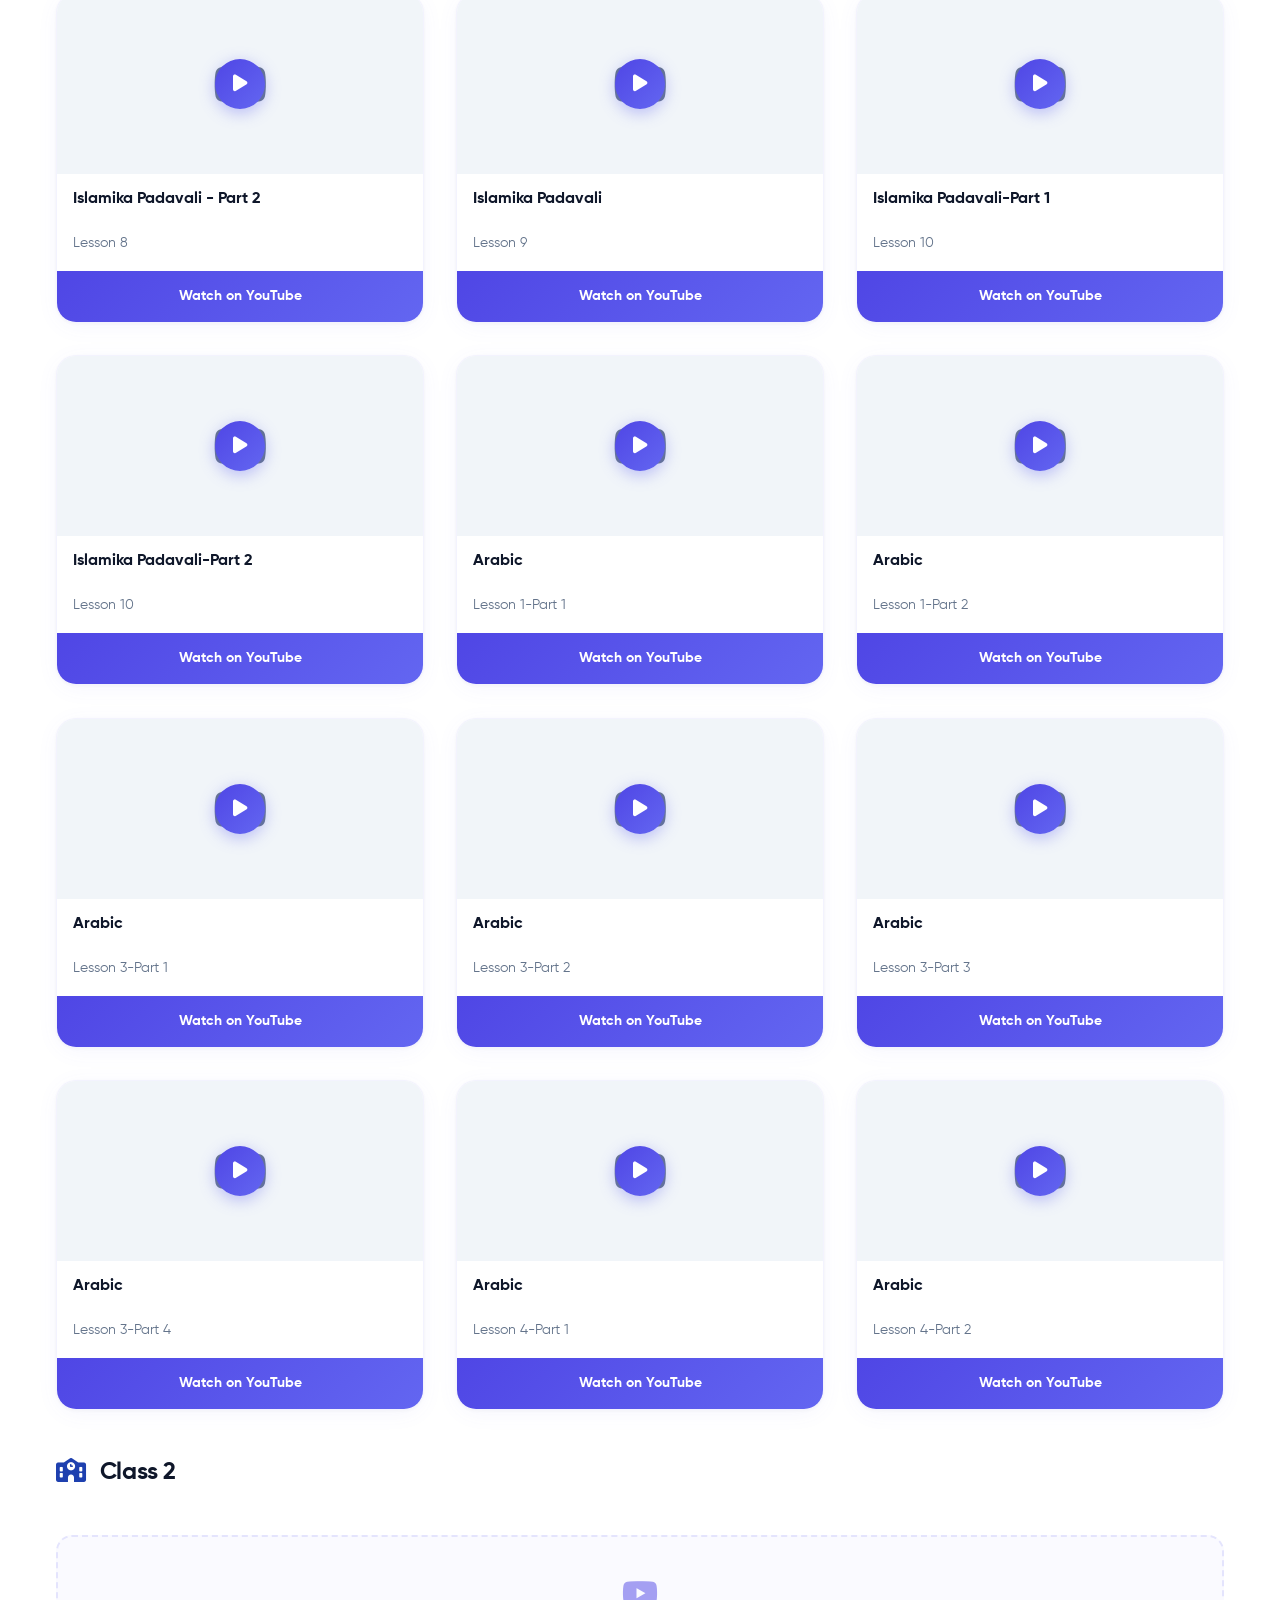
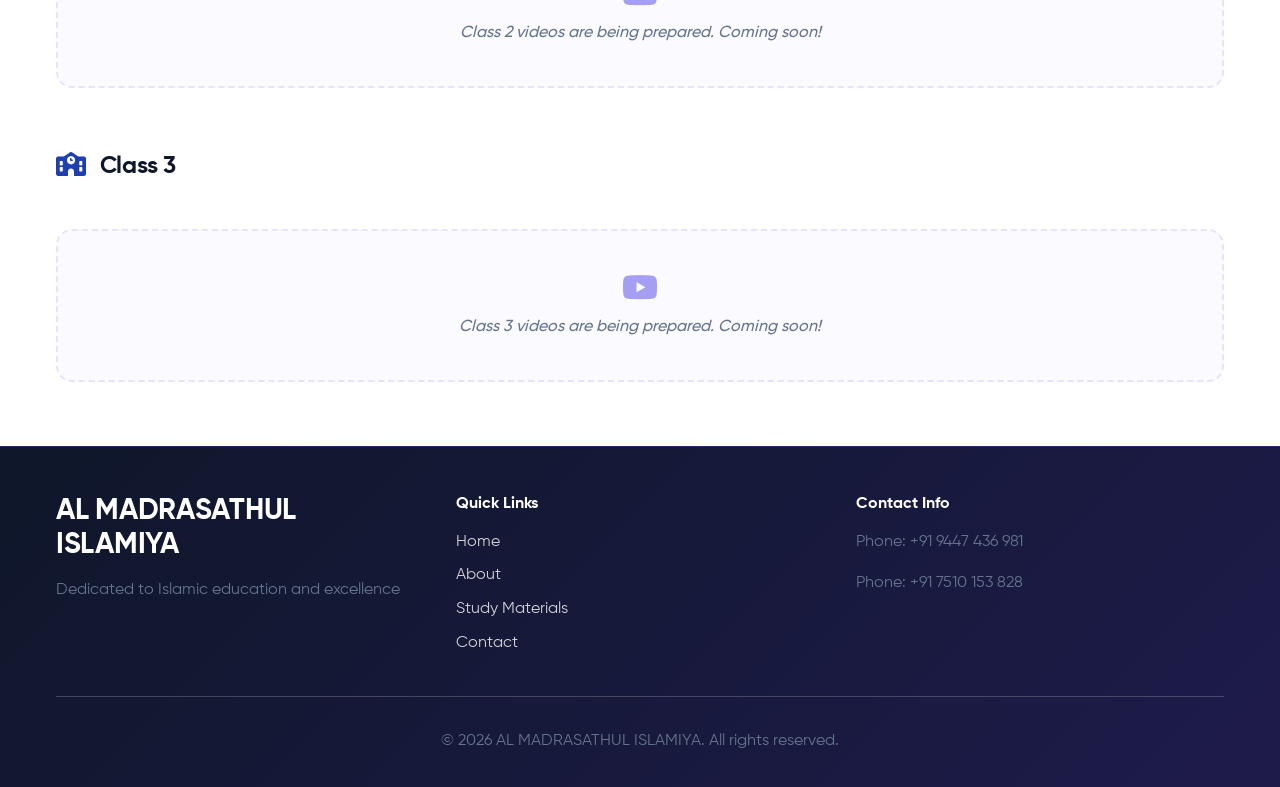
<file: html/study-materials.html>
<!DOCTYPE html>
<html lang="en">
<head>
    <meta charset="UTF-8">
    <meta name="viewport" content="width=device-width, initial-scale=1.0">
    <link rel="icon" type="image/jpeg" href="../img/favicon.jpg">
    <title>Study Materials - AL MADRASATHUL ISLAMIYA</title>
    <link rel="stylesheet" href="../css/styles.css">
    <link rel="preconnect" href="https://fonts.googleapis.com">
    <link rel="preconnect" href="https://fonts.gstatic.com" crossorigin>
    <link href="https://fonts.googleapis.com/css2?family=Montserrat:wght@400;500;600;700&family=Poppins:wght@300;400;500;600&family=Outfit:wght@300;400;500;600;700;800;900&family=Amiri:ital,wght@0,400;0,700;1,400;1,700&family=Rubik:wght@300;400;500;600;700;800;900&display=swap" rel="stylesheet">
    <link rel="stylesheet" href="https://cdnjs.cloudflare.com/ajax/libs/font-awesome/6.4.0/css/all.min.css">
</head>
<body>
    <header>
        <nav class="navbar">
            <div class="nav-container">
                <div class="nav-logo">
                    <h2><img src="../img/logo.jpg" alt="Logo"> <span class="log-name">AL MADRASATHUL ISLAMIYA</span></h2>
                </div>
                <ul class="nav-menu">
                    <li><a href="index.html" class="nav-link">Home</a></li>
                    <li><a href="about.html" class="nav-link">About</a></li>
                    <li><a href="study-materials.html" class="nav-link active">Study Materials</a></li>
                    <li><a href="gallery.html" class="nav-link">Gallery</a></li>
                    <li><a href="contact.html" class="nav-link">Contact</a></li>
                </ul>
                <div class="hamburger">
                    <span></span>
                    <span></span>
                    <span></span>
                </div>
            </div>
        </nav>
    </header>

    <main>
        <section class="page-header">
            <div class="container">
                <div class="header-content">
                    <div class="header-text">
                        <h1 class="title-1">Study Materials</h1>
                        <p>Access for all grades from Class 1 to Class 9</p>
                    </div>
                </div>
            </div>
        </section>

        <section class="materials-intro">
            <div class="container">
                <div class="intro-content">
                    <h2>Comprehensive Learning Resources</h2>
                    <p>We provide complete study materials including question papers to ensure comprehensive learning for all our students. These resources cover both Islamic studies and academic subjects.</p>
                    <div class="materials-highlights">
                        <div class="highlight-item">
                            <h3><i class="fas fa-file-alt"></i> Question Papers</h3>
                            <p class="p2">Exam preparation materials following actual exam patterns</p>
                        </div>
                        <div class="highlight-item">
                            <h3><i class="fas fa-book-open"></i> Complete Curriculum</h3>
                            <p class="p2">Covering Islamic studies, Arabic, Mathematics, Science, and more</p>
                        </div>
                    </div>
                </div>
            </div>
        </section>


        <!-- Question Papers Section -->
        <section id="question-papers" class="papers-section">
            <div class="container">
                <div class="section-header">
                    <h2 class="section-title"><i class="fas fa-file-alt"></i> Question Papers</h2>

                </div>

                <div class="filter-controls" data-section="question-papers">
                    <button class="filter-btn active" data-class="all">All Classes</button>
                    <button class="filter-btn" data-class="1">Class 1</button>
                    <button class="filter-btn" data-class="2">Class 2</button>
                    <button class="filter-btn" data-class="3">Class 3</button>
                    <button class="filter-btn" data-class="4">Class 4</button>
                    <button class="filter-btn" data-class="5">Class 5</button>
                    <button class="filter-btn" data-class="6">Class 6</button>
                    <button class="filter-btn" data-class="7">Class 7</button>
                    <button class="filter-btn" data-class="8">Class 8</button>
                    <button class="filter-btn" data-class="9">Class 9</button>
                </div>
                
                <div class="class-category">
                    <h3><i class="fas fa-school"></i> Class 1</h3>
                    <div class="papers-grid">
                        <div class="coming-soon">
                            <i class="fas fa-file-pdf"></i>
                            <span>Question papers for this class will be uploaded soon.</span>
                        </div>
                    </div>
                </div>

                <div class="class-category">
                    <h3><i class="fas fa-school"></i> Class 2</h3>
                    <div class="papers-grid">
                        <div class="coming-soon">
                            <i class="fas fa-file-pdf"></i>
                            <span>Question papers for this class will be uploaded soon.</span>
                        </div>
                    </div>
                </div>

                <div class="class-category">
                    <h3><i class="fas fa-school"></i> Class 3</h3>
                    <div class="papers-grid">
                        <div class="coming-soon">
                            <i class="fas fa-file-pdf"></i>
                            <span>Question papers for this class will be uploaded soon.</span>
                        </div>
                    </div>
                </div>

                <div class="class-category">
                    <h3><i class="fas fa-school"></i> Class 4</h3>
                    <div class="papers-grid">
                        <div class="coming-soon">
                            <i class="fas fa-file-pdf"></i>
                            <span>Question papers for this class will be uploaded soon.</span>
                        </div>
                    </div>
                </div>

                <div class="class-category">
                    <h3><i class="fas fa-school"></i> Class 5</h3>
                    <div class="papers-grid">
                        <div class="coming-soon">
                            <i class="fas fa-file-pdf"></i>
                            <span>Question papers for this class will be uploaded soon.</span>
                        </div>
                    </div>
                </div>

                <div class="class-category">
                    <h3><i class="fas fa-school"></i> Class 6</h3>
                    <div class="papers-grid">
                        <div class="coming-soon">
                            <i class="fas fa-file-pdf"></i>
                            <span>Question papers for this class will be uploaded soon.</span>
                        </div>
                    </div>
                </div>

                <div class="class-category">
                    <h3><i class="fas fa-school"></i> Class 7</h3>
                    <div class="papers-grid">
                        <div class="coming-soon">
                            <i class="fas fa-file-pdf"></i>
                            <span>Question papers for this class will be uploaded soon.</span>
                        </div>
                    </div>
                </div>

                <div class="class-category">
                    <h3><i class="fas fa-school"></i> Class 8</h3>
                    <div class="papers-grid">
                        <div class="coming-soon">
                            <i class="fas fa-file-pdf"></i>
                            <span>Question papers for this class will be uploaded soon.</span>
                        </div>
                    </div>
                </div>

                <div class="class-category">
                    <h3><i class="fas fa-school"></i> Class 9</h3>
                    <div class="papers-grid">
                        <div class="coming-soon">
                            <i class="fas fa-file-pdf"></i>
                            <span>Question papers for this class will be uploaded soon.</span>
                        </div>
                    </div>
                </div>
            </div>
        </section>

        <!-- YouTube Classes Section -->
        <section id="youtube-classes" class="video-grid-section">
            <div class="container">
                <h2 class="section-title"><i class="fab fa-youtube"></i> YouTube Classes</h2>
                
                <div class="filter-controls" data-section="youtube-classes">
                    <button class="filter-btn active" data-class="all">All Classes</button>
                    <button class="filter-btn" data-class="1">Class 1</button>
                    <button class="filter-btn" data-class="2">Class 2</button>
                    <button class="filter-btn" data-class="3">Class 3</button>
                </div>
                
                <div class="class-category">
                    <h3><i class="fas fa-school"></i> Class 1</h3>
                    <div class="video-grid">
                        <div class="video-card">
                            <div class="video-thumbnail">
                                <i class="fab fa-youtube placeholder-thumbnail"></i>
                                <div class="play-button">
                                    <i class="fas fa-play"></i>
                                </div>
                            </div>
                            <h4>Hifl - Lesson 1</h4>
                            <p>SURATHUL FALAQ 1-5</p>
                            <a href="https://youtu.be/dMCz8dvIpTQ?si=53QIOcnGYoMJ145O" class="video-link" target="_blank">Watch on YouTube</a>
                        </div>
                        <div class="video-card">
                            <div class="video-thumbnail">
                                <i class="fab fa-youtube placeholder-thumbnail"></i>
                                <div class="play-button">
                                    <i class="fas fa-play"></i>
                                </div>
                            </div>
                            <h4>Islamika Padavali</h4>
                            <p>Lesson 5</p>
                            <a href="https://youtu.be/hoP_TxM0vQA?si=e6iu71DcB-FdJvvI" class="video-link" target="_blank">Watch on YouTube</a>
                        </div>
                        <div class="video-card">
                            <div class="video-thumbnail">
                                <i class="fab fa-youtube placeholder-thumbnail"></i>
                                <div class="play-button">
                                    <i class="fas fa-play"></i>
                                </div>
                            </div>
                            <h4>Islamika Padavali</h4>
                            <p>Lesson 6</p>
                            <a href="https://youtu.be/BcYoAnRK2No?si=MHtJPnI2DzY0mDus" class="video-link" target="_blank">Watch on YouTube</a>
                        </div>
                        <div class="video-card">
                            <div class="video-thumbnail">
                                <i class="fab fa-youtube placeholder-thumbnail"></i>
                                <div class="play-button">
                                    <i class="fas fa-play"></i>
                                </div>
                            </div>
                            <h4>Islamika Padavali - Part 1</h4>
                            <p>Lesson 7</p>
                            <a href="https://youtu.be/oAlSBpGqW7M?si=jjZp5PAFUYfVfr8J" class="video-link" target="_blank">Watch on YouTube</a>
                        </div>
                        <div class="video-card">
                            <div class="video-thumbnail">
                                <i class="fab fa-youtube placeholder-thumbnail"></i>
                                <div class="play-button">
                                    <i class="fas fa-play"></i>
                                </div>
                            </div>
                            <h4>Islamika Padavali - Part 2</h4>
                            <p>Lesson 7</p>
                            <a href="https://youtu.be/HZbQUnaBUDQ?si=wLGKO9hcvjoXTfQ7" class="video-link" target="_blank">Watch on YouTube</a>
                        </div>
                        <div class="video-card">
                            <div class="video-thumbnail">
                                <i class="fab fa-youtube placeholder-thumbnail"></i>
                                <div class="play-button">
                                    <i class="fas fa-play"></i>
                                </div>
                            </div>
                            <h4>Islamika Padavali - Part 1</h4>
                            <p>Lesson 8</p>
                            <a href="https://youtu.be/yLiSW-7rVv4?si=HPS6o4DLRgGrAiBB" class="video-link" target="_blank">Watch on YouTube</a>
                        </div>
                        <div class="video-card">
                            <div class="video-thumbnail">
                                <i class="fab fa-youtube placeholder-thumbnail"></i>
                                <div class="play-button">
                                    <i class="fas fa-play"></i>
                                </div>
                            </div>
                            <h4>Islamika Padavali - Part 2</h4>
                            <p>Lesson 8</p>
                            <a href="https://youtu.be/hy7SyG5ycNo?si=l1CIpyqVG1cqmyTC" class="video-link" target="_blank">Watch on YouTube</a>
                        </div>
                        <div class="video-card">
                            <div class="video-thumbnail">
                                <i class="fab fa-youtube placeholder-thumbnail"></i>
                                <div class="play-button">
                                    <i class="fas fa-play"></i>
                                </div>
                            </div>
                            <h4>Islamika Padavali</h4>
                            <p>Lesson 9</p>
                            <a href="https://youtu.be/ijgripWsicc?si=S1Ij01kYybPdQ_xY" class="video-link" target="_blank">Watch on YouTube</a>
                        </div>
                        <div class="video-card">
                            <div class="video-thumbnail">
                                <i class="fab fa-youtube placeholder-thumbnail"></i>
                                <div class="play-button">
                                    <i class="fas fa-play"></i>
                                </div>
                            </div>
                            <h4>Islamika Padavali-Part 1</h4>
                            <p>Lesson 10</p>
                            <a href="https://youtu.be/Z9gCVva7QyI?si=CSre-FVhXhAbaidQ" class="video-link" target="_blank">Watch on YouTube</a>
                        </div>
                        <div class="video-card">
                            <div class="video-thumbnail">
                                <i class="fab fa-youtube placeholder-thumbnail"></i>
                                <div class="play-button">
                                    <i class="fas fa-play"></i>
                                </div>
                            </div>
                            <h4>Islamika Padavali-Part 2</h4>
                            <p>Lesson 10</p>
                            <a href="https://youtu.be/JfX6D8Jw6ek?si=UfLFn1-w9ABUvSVV" class="video-link" target="_blank">Watch on YouTube</a>
                        </div>
                            <div class="video-card">
                            <div class="video-thumbnail">
                                <i class="fab fa-youtube placeholder-thumbnail"></i>
                                <div class="play-button">
                                    <i class="fas fa-play"></i>
                                </div>
                            </div>
                            <h4>Arabic</h4>
                            <p>Lesson 1-Part 1</p>
                            <a href="https://youtu.be/QtWWdptMCfQ?si=2bBopNFwYOjWZtFe" class="video-link" target="_blank">Watch on YouTube</a>
                        </div>
                        <div class="video-card">
                            <div class="video-thumbnail">
                                <i class="fab fa-youtube placeholder-thumbnail"></i>
                                <div class="play-button">
                                    <i class="fas fa-play"></i>
                                </div>
                            </div>
                            <h4>Arabic</h4>
                            <p>Lesson 1-Part 2</p>
                            <a href="https://youtu.be/6DEQNmYy0Tg?si=_QerLxeWBDcWzj4V" class="video-link" target="_blank">Watch on YouTube</a>
                        </div>

                        <div class="video-card">
                            <div class="video-thumbnail">
                                <i class="fab fa-youtube placeholder-thumbnail"></i>
                                <div class="play-button">
                                    <i class="fas fa-play"></i>
                                </div>
                            </div>
                            <h4>Arabic</h4>
                            <p>Lesson 3-Part 1</p>
                            <a href="https://youtu.be/rQGnHWeS27g?si=jFYI8GVKIDuGf_C8" class="video-link" target="_blank">Watch on YouTube</a>
                        </div>
                        <div class="video-card">
                            <div class="video-thumbnail">
                                <i class="fab fa-youtube placeholder-thumbnail"></i>
                                <div class="play-button">
                                    <i class="fas fa-play"></i>
                                </div>
                            </div>
                            <h4>Arabic</h4>
                            <p>Lesson 3-Part 2</p>
                            <a href="https://youtu.be/gi-t7Oll-Vo?si=RZ_jGZrMVsN__i0v" class="video-link" target="_blank">Watch on YouTube</a>
                        </div>
                        <div class="video-card">
                            <div class="video-thumbnail">
                                <i class="fab fa-youtube placeholder-thumbnail"></i>
                                <div class="play-button">
                                    <i class="fas fa-play"></i>
                                </div>
                            </div>
                            <h4>Arabic</h4>
                            <p>Lesson 3-Part 3</p>
                            <a href="https://youtu.be/bmfBo3DuhU8?si=3xsZqJASExcR-MSr" class="video-link" target="_blank">Watch on YouTube</a>
                        </div>
                        <div class="video-card">
                            <div class="video-thumbnail">
                                <i class="fab fa-youtube placeholder-thumbnail"></i>
                                <div class="play-button">
                                    <i class="fas fa-play"></i>
                                </div>
                            </div>
                            <h4>Arabic</h4>
                            <p>Lesson 3-Part 4</p>
                            <a href="https://youtu.be/7c0eTqIqLI4?si=rc_NMb_sbbc21PDh" class="video-link" target="_blank">Watch on YouTube</a>
                        </div>
                        <div class="video-card">
                            <div class="video-thumbnail">
                                <i class="fab fa-youtube placeholder-thumbnail"></i>
                                <div class="play-button">
                                    <i class="fas fa-play"></i>
                                </div>
                            </div>
                            <h4>Arabic</h4>
                            <p>Lesson 4-Part 1</p>
                            <a href="https://youtu.be/s4KJZvNw8zg?si=AkMZeivNq0eIeYYL" class="video-link" target="_blank">Watch on YouTube</a>
                        </div>
                        <div class="video-card">
                            <div class="video-thumbnail">
                                <i class="fab fa-youtube placeholder-thumbnail"></i>
                                <div class="play-button">
                                    <i class="fas fa-play"></i>
                                </div>
                            </div>
                            <h4>Arabic</h4>
                            <p>Lesson 4-Part 2</p>
                            <a href="https://youtu.be/WyczxI5Dq1I?si=Iwr6irsgi7TEaRFw" class="video-link" target="_blank">Watch on YouTube</a>
                        </div>
                    </div>
                </div>

                <div class="class-category">
                    <h3><i class="fas fa-school"></i> Class 2</h3>
                    <div class="video-grid">
                        <div class="coming-soon">
                            <i class="fab fa-youtube"></i>
                            <span>Class 2 videos are being prepared. Coming soon!</span>
                        </div>
                    </div>
                </div>

                <div class="class-category">
                    <h3><i class="fas fa-school"></i> Class 3</h3>
                    <div class="video-grid">
                        <div class="coming-soon">
                            <i class="fab fa-youtube"></i>
                            <span>Class 3 videos are being prepared. Coming soon!</span>
                        </div>
                    </div>
                </div>
            </div>
        </section>

        </main>

    <footer>
        <div class="container">
            <div class="footer-content">
                <div class="footer-section">
                    <h3>AL MADRASATHUL ISLAMIYA</h3>
                    <p>Dedicated to Islamic education and excellence</p>
                </div>
                <div class="footer-section">
                    <h4>Quick Links</h4>
                    <ul>
                        <li><a href="index.html">Home</a></li>
                        <li><a href="about.html">About</a></li>
                        <li><a href="study-materials.html">Study Materials</a></li>
                        <li><a href="contact.html">Contact</a></li>
                    </ul>
                </div>
                <div class="footer-section">
                    <h4>Contact Info</h4>
                    <p>Phone: +91 9447 436 981</p>
                    <p>Phone: +91 7510 153 828</p>
                    
                </div>
            </div>
            <div class="footer-bottom">
                <p>&copy; 2026 AL MADRASATHUL ISLAMIYA. All rights reserved.</p>
            </div>
        </div>
    </footer>

    <script src="../java/script.js"></script>
    <script>
        // Smooth scroll for anchor links
        document.querySelectorAll('a[href^="#"]').forEach(anchor => {
            anchor.addEventListener('click', function (e) {
                e.preventDefault();
                const target = document.querySelector(this.getAttribute('href'));
                if (target) {
                    target.scrollIntoView({
                        behavior: 'smooth',
                        block: 'start'
                    });
                }
            });
        });
        // Filter functionality
        document.querySelectorAll('.filter-btn').forEach(btn => {
            btn.addEventListener('click', function() {
                const section = this.closest('.filter-controls').dataset.section;
                const classNum = this.dataset.class;
                const sectionEl = document.getElementById(section);
                
                // Update active button in this section's filter
                this.closest('.filter-controls').querySelectorAll('.filter-btn').forEach(b => b.classList.remove('active'));
                this.classList.add('active');
                
                // Filter class categories
                const categories = sectionEl.querySelectorAll('.class-category');
                categories.forEach(cat => {
                    if (classNum === 'all') {
                        cat.classList.remove('hidden');
                    } else {
                        const title = cat.querySelector('h3').textContent;
                        if (title.includes(`Class ${classNum}`)) {
                            cat.classList.remove('hidden');
                        } else {
                            cat.classList.add('hidden');
                        }
                    }
                });
            });
        });
    </script>
</body>
</html>
</file>
<file: styles.css>
/* Prevent horizontal scrollbar on mobile */
html, body {
    overflow-x: hidden;
    max-width: 100%;
}

@import url('https://fonts.googleapis.com/css2?family=Outfit:wght@300;400;500;600;700;800;900&display=swap');

/* Gilroy Font Family */
@font-face {
    font-family: 'Gilroy';
    src: url('Gilroy-Regular.ttf') format('truetype');
    font-weight: normal;
    font-style: normal;
}

/* Ensure mobile nav sits above the dark overlay and receives pointer events so links are clickable */
.nav-menu {
    z-index: 10001 !important;
    pointer-events: auto !important;
}

.nav-menu * {
    pointer-events: auto !important;
}

/* Gray overlay disabled - removed */

/* Madrasa name - main heading (increased size) */
.madrasa-name {
    font-size: 3.8rem;
    font-weight: 800;
    letter-spacing: -0.02em;
    line-height: 1.1;
    color: var(--text-color);
    margin-bottom: 1.5rem;
    white-space: normal;
    word-wrap: break-word;
    word-break: break-word;
}

/* Medium screens (600px - 768px) */
@media (max-width: 768px) {
    .madrasa-name {
        font-size: 2.8rem;
        white-space: normal;
        overflow: visible;
        text-overflow: clip;
        max-width: 100%;
        padding: 0 15px;
        box-sizing: border-box;
        word-wrap: break-word;
        word-break: break-word;
    }
}



@font-face {
    font-family: 'Gilroy';
    src: url('Gilroy-Bold.ttf') format('truetype');
    font-weight: bold;
    font-style: normal;
}

@font-face {
    font-family: 'Gilroy';
    src: url('Gilroy-Medium.ttf') format('truetype');
    font-weight: 500;
    font-style: normal;
}

@font-face {
    font-family: 'Gilroy-Heavy';
    src: url('Gilroy-Heavy.ttf') format('truetype');
    font-weight: 900;
    font-style: normal;
}


/* Reset and Base Styles */
* {
    margin: 0;
    padding: 0;
    box-sizing: border-box;
    font-family: 'Gilroy', 'Outfit', 'Inter', sans-serif;
}

:root {
    --primary-blue: #4f46e5;
    /* Indigo (main CTA color) */
    --secondary-blue: #6366f1;
    /* Lighter Indigo */
    --dark-blue: #3730a3;
    /* Deep Indigo */
    --accent: #6366f1;
    /* Indigo Accent */
    --text-color: #0f172a;
    /* Near-black for headings */
    --secondary-text-color: #64748b;
    --light-bg: #f8f9ff;
    /* Very light lavender-white */
    --white: #ffffff;
    --border-color: rgba(99, 102, 241, 0.1);
    --card-shadow: 0 4px 24px -4px rgba(99, 102, 241, 0.08), 0 1px 4px rgba(0, 0, 0, 0.04);
    --hover-shadow: 0 20px 48px -8px rgba(99, 102, 241, 0.18), 0 4px 12px rgba(0, 0, 0, 0.06);
    --radius-lg: 20px;
    --radius-md: 14px;
    --transition: cubic-bezier(0.25, 1, 0.3, 1);
}

/* Scroll Animations */
html {
    overflow-x: hidden;
    scroll-behavior: smooth;
}

/* ─── Page Transition Overlay ─────────────────────────────── */
#page-transition-overlay {
    position: fixed;
    inset: 0;
    z-index: 9999;
    background: #ffffff;
    pointer-events: none;
    opacity: 0;
    transition: opacity 0.35s cubic-bezier(0.4, 0, 0.2, 1);
}

#page-transition-overlay.exiting {
    opacity: 1;
    pointer-events: all;
}

/* Page enter: main content slides up on load */
body.page-entering main,
body.page-entering header,
body.page-entering footer {
    animation: page-enter 0.5s cubic-bezier(0.22, 1, 0.36, 1) both;
}

@keyframes page-enter {
    from {
        opacity: 0;
        transform: translateY(24px);
    }

    to {
        opacity: 1;
        transform: translateY(0);
    }
}

/* Fade in animation for sections */
.fade-in {
    opacity: 0;
    transform: translateY(40px);
    transition: opacity 0.8s var(--transition), transform 0.8s var(--transition);
}

.fade-in.visible {
    opacity: 1;
    transform: translateY(0);
}

/* Slide in from left */
.slide-in-left {
    opacity: 0;
    transform: translateX(-50px);
    transition: opacity 0.8s var(--transition), transform 0.8s var(--transition);
}

.slide-in-left.visible {
    opacity: 1;
    transform: translateX(0);
}

/* Slide in from right */
.slide-in-right {
    opacity: 0;
    transform: translateX(50px);
    transition: opacity 0.8s var(--transition), transform 0.8s var(--transition);
}

.slide-in-right.visible {
    opacity: 1;
    transform: translateX(0);
}

/* Scale up animation */
.scale-up {
    opacity: 0;
    transform: scale(0.95);
    transition: opacity 0.8s var(--transition), transform 0.8s var(--transition);
}

.scale-up.visible {
    opacity: 1;
    transform: scale(1);
}

/* Stagger animation delays */
.stagger-1 {
    transition-delay: 0.1s;
}

.stagger-2 {
    transition-delay: 0.2s;
}

.stagger-3 {
    transition-delay: 0.3s;
}

.stagger-4 {
    transition-delay: 0.4s;
}

.stagger-5 {
    transition-delay: 0.5s;
}

.stagger-6 {
    transition-delay: 0.6s;
}

body {
    overflow-x: hidden;
    font-family: 'Gilroy', 'Outfit', 'Inter', 'Source Sans Pro', sans-serif;
    line-height: 1.6;
    color: var(--text-color);
    background-color: #ffffff; 
    margin: 0;
    padding: 0;
    overflow-x: hidden;
    -webkit-font-smoothing: antialiased;
    -moz-osx-font-smoothing: grayscale;
}

:root {
    --font-primary: 'Playfair Display', serif;
}

.reveal {
    opacity: 0;
    transform: translateY(30px);
    transition: opacity 0.8s var(--transition), transform 0.8s var(--transition);
    will-change: opacity, transform;
}

.reveal.is-visible {
    opacity: 1;
    transform: translateY(0);
}

@keyframes float-soft {
    0% {
        transform: translateY(0);
    }

    50% {
        transform: translateY(-4px);
    }

    100% {
        transform: translateY(0);
    }
}

@media (prefers-reduced-motion: reduce) {
    .reveal {
        opacity: 1;
        transform: none;
        transition: none;
    }
}

@keyframes text-enter {
    from {
        opacity: 0;
        transform: translateY(12px);
    }

    to {
        opacity: 1;
        transform: translateY(0);
    }
}

body.is-text-enter .text-enter {
    opacity: 0;
    transform: translateY(12px);
    animation: text-enter 650ms ease both;
    animation-delay: var(--d, 0ms);
    will-change: opacity, transform;
}

@media (prefers-reduced-motion: reduce) {
    body.is-text-enter .text-enter {
        opacity: 1;
        transform: none;
        animation: none;
    }
}

.container {
    overflow-x: hidden;
    max-width: 1200px;
    margin: 0 auto;
    padding: 0 1rem;
}

/* Typography */
h1,
h2,
h3,
h4 {
    font-family: 'Gilroy', 'Outfit', 'Inter', sans-serif;
    color: var(--text-color);
    line-height: 1.15;
    margin-bottom: 1rem;
}

h1 {
    font-size: 4rem;
    font-weight: 800;
    letter-spacing: -0.03em;
}

h2 {
    font-size: 2.5rem;
    font-weight: 700;
    letter-spacing: -0.02em;
}

h3 {
    font-size: 1.8rem;
    font-weight: 600;
    letter-spacing: -0.01em;
}

.p2 {
    color: var(--secondary-text-color);
    margin-bottom: 1rem;
}


p {
    color: var(--secondary-text-color);
    margin-bottom: 1rem;
}

/* Header and Navigation */
header {
    background: transparent;
    position: sticky;
    top: 0;
    z-index: 10000;
    border-bottom: none;
    backdrop-filter: none;
    -webkit-backdrop-filter: none;
    box-shadow: none;
}

.nav-container {
    background: rgba(255, 255, 255, 0.75); /* Translucent white */
    backdrop-filter: blur(12px);
    -webkit-backdrop-filter: blur(12px);
    border-radius: 18px;
    padding: 0.85rem 2rem;
    margin: 0.75rem auto;
    max-width: 1400px;
    display: flex !important;
    justify-content: space-between;
    align-items: center;
    box-shadow: 0 8px 32px rgba(79, 70, 229, 0.08); /* Indigo-tinted shadow */
    border: 1px solid rgba(255, 255, 255, 0.45);
    transition: all 0.3s ease;
}

/* Navigation overflow fix for small screens */
nav {
    display: flex !important;
    flex-wrap: wrap;
    justify-content: center;
}

.navbar {
    padding: 0;
}

.nav-logo h2 {
    font-family: 'Gilroy', 'Outfit', 'Roboto Slab', 'Merriweather', serif;
    color: var(--text-color);
    font-size: 1.5rem;
    font-weight: 700;
    text-shadow: 0 2px 4px rgba(0, 0, 0, 0.1);
}

.nav-logo h2 {
    display: flex !important;
    align-items: center;
    gap: 0.5rem;
    line-height: 1.05;
}

.nav-logo h2 i {
    font-size: 1.15em;
}

.nav-logo h2 i {
    font-size: 1.15em;
    animation: float-soft 4.5s ease-in-out infinite;
}

.nav-logo h2 img {
    height: 50px;
    width: 50px;
    vertical-align: middle;
    margin-left: auto;
    margin-top: auto;
}

.log-name {
    display: flex !important;
    flex-direction: column;
    font-family: 'Gilroy', 'Outfit', 'Helvetica', 'Arial', sans-serif;
    font-size: 1.2rem;
    font-weight: 600;
    color: #2a3066;
    margin-right: 2rem;
    align-items: center;
    text-size-adjust: auto;
}

.title-1 {
    font-family: 'PT Serif', serif;
    font-size: 2.5rem;
    font-weight: 700;
    color: var(--text-color);
    letter-spacing: -0.01em;
    line-height: 1.2;
    margin-bottom: 2rem;
    position: relative;
    display: inline-block;
    animation: text-enter 0.8s var(--transition) both;
}

.title-1::after {
    content: '';
    position: absolute;
    bottom: -10px;
    left: 50%;
    transform: translateX(-50%);
    width: 80px;
    height: 4px;
    background: linear-gradient(90deg, var(--primary-blue), var(--secondary-blue));
    border-radius: 2px;
    transition: width 0.3s ease;
}

/* Removed all .hamburger rules and related selectors:
   - .hamburger { ... }
   - .hamburger span { ... }
   - .hamburger.active { ... }
   - .hamburger::before / ::after
   - any .hamburger.active span:nth-child(...) transforms
   These were deleted to remove the hamburger styling while keeping the DOM element for JS.
*/

/* Responsive Design - Unified Approach */

/* Tablet and below (768px) */
@media (max-width: 768px) {
    /* Typography */
    .title-1 {
        font-size: 3rem;
    }

    .title-1::after {
        width: 60px;
        height: 3px;
        bottom: -8px;
    }

    /* Navigation */
    .nav-menu {
        position: fixed;
        right: -100%;
        left: auto;
        top: 80px;
        flex-direction: column;
        background-color: #ffffff; border: 2px solid #ffffff;
        width: 100%;
        text-align: center;
        transition: 0.3s;
        box-shadow: 0 1px 3px rgba(0, 0, 0, 0.1);
        padding: 2rem 0;
        border-top: 1px solid var(--border-color);
        z-index: 9999;
    }

    .nav-menu.active {
        right: 0;
        left: auto;
    }

    .nav-menu .nav-link {
        color: var(--text-color);
        padding: 1rem 2rem;
        display: block;
        font-size: 1.1rem;
        font-weight: 500;
        transition: all 0.3s ease;
        border-radius: 8px;
        margin: 0.5rem 1rem;
    }

    .nav-menu .nav-link:hover,
    .nav-menu .nav-link.active {
        background-color: var(--primary-blue);
        color: white;
    }

    /* Hero Section */
    

    .arabic-text {
        font-size: 1.4rem;
    }

    .translation {
        font-size: 1.1rem;
    }

    .quran-quote {
        padding: 2rem;
    }

    /* Features Grid */
    .features-grid {
        grid-template-columns: 1fr;
        gap: 1.5rem;
    }

    /* Info Grid */
    .info-grid {
        grid-template-columns: 1fr;
        gap: 1rem;
    }

    /* Footer */
    .footer-content {
        grid-template-columns: 1fr;
        text-align: center;
        gap: 2rem;
    }

    /* Study Materials */
    .filter-controls {
        flex-wrap: wrap;
        gap: 0.5rem;
    }

    .filter-btn {
        padding: 0.5rem 1rem;
        font-size: 0.9rem;
    }

    /* Teachers Grid */
    .teachers-grid {
        grid-template-columns: 1fr;
        gap: 20px;
        padding: 0 10px;
        width: 100%;
        max-width: 100%;
        overflow-x: hidden;
    }

    .teacher-card {
        padding: 1.5rem;
        margin-bottom: 1rem;
        box-shadow: 0 4px 12px rgba(0, 0, 0, 0.08);
        width: 100%;
        max-width: 100%;
        box-sizing: border-box;
        overflow: hidden;
    }
    
    .teacher-image {
        width: 80px;
        height: 80px;
    }

    /* Paper Cards */
    .papers-grid {
        grid-template-columns: 1fr !important;
        gap: 1rem;
        padding: 0 10px;
    }

    .paper-card {
        padding: 1rem;
    }

    .paper-card h4 {
        font-size: 1rem;
    }

    .paper-card p {
        font-size: 0.8rem;
        margin-bottom: 0.8rem;
    }

    .paper-links {
        flex-direction: column;
        gap: 0.5rem;
    }

    .paper-link {
        width: 100%;
        text-align: center;
        padding: 0.5rem;
        font-size: 0.8rem;
    }
}



.nav-menu {
    display: flex !important;
    list-style: none;
    gap: 1.5rem;
}

.nav-link {
    font-family: 'Gilroy', 'Outfit', 'Inter', sans-serif;
    color: var(--secondary-text-color);
    text-decoration: none;
    font-weight: 500;
    transition: all 0.25s cubic-bezier(0.25, 1, 0.3, 1);
    padding: 0.55rem 1.1rem;
    border-radius: 10px;
    border: 1px solid transparent;
    background-color: transparent;
    position: relative;
    overflow: hidden;
    display: inline-block;
    white-space: nowrap;
    font-size: 0.92rem;
    letter-spacing: 0em;
}

.nav-link::before {
    content: '';
    position: absolute;
    top: 0;
    left: 0;
    right: 0;
    bottom: 0;
    background: linear-gradient(135deg, rgba(99, 102, 241, 0.08) 0%, rgba(79, 70, 229, 0.04) 100%);
    opacity: 0;
    transition: opacity 0.25s ease;
    border-radius: 10px;
    z-index: -1;
}

.nav-link:hover,
.nav-link.active {
    color: var(--primary-blue);
    transform: translateY(-1px);
}

.nav-link:hover::before,
.nav-link.active::before {
    opacity: 1;
}

.nav-link::after {
    content: '';
    position: absolute;
    bottom: 3px;
    left: 50%;
    transform: translateX(-50%);
    width: 0;
    height: 2.5px;
    background: linear-gradient(90deg, var(--primary-blue), var(--secondary-blue));
    transition: width 0.3s cubic-bezier(0.25, 1, 0.3, 1), opacity 0.3s ease;
    border-radius: 4px;
    opacity: 0;
}

.nav-link:hover::after,
.nav-link.active::after {
    width: 55%;
    opacity: 1;
}

/* Modern Hamburger Menu Base (hidden on desktop) */
.hamburger {
    display: none;
    cursor: pointer;
    background: transparent;
    border: none;
    padding: 0;
    z-index: 10005;
    position: relative;
    /* remove outlines */
    outline: none;
    -webkit-tap-highlight-color: transparent;
}

.hamburger span {
    display: block;
    width: 28px;
    height: 3px;
    background-color: var(--primary-blue, #1e40af);
    border-radius: 3px;
    margin: 6px auto;
    transition: all 0.3s ease-in-out;
}

/* Mobile Hamburger Display and Animations */
@media (max-width: 768px) {
    .hamburger {
        display: block;
        margin-right: 15px;
    }

    .hamburger.active span:nth-child(1) {
        transform: translateY(9px) rotate(45deg);
        background-color: #ef4444; /* red close icon */
    }

    .hamburger.active span:nth-child(2) {
        opacity: 0;
    }

    .hamburger.active span:nth-child(3) {
        transform: translateY(-9px) rotate(-45deg);
        background-color: #ef4444; /* red close icon */
    }
}

/* Hero Section */
.hero {
    background: linear-gradient(160deg, #f8f9ff 0%, #ffffff 60%);
    padding: 4rem 0;
    text-align: center;
}

.hero-content {
    max-width: 800px;
    margin: 0 auto;
    padding: 0 20px;
}

.madrasa-name {
    font-family: 'Gilroy-Heavy', sans-serif;
    font-weight: 900;
    font-size: 4.5rem;
    line-height: 1.1;
    letter-spacing: -0.03em;
    margin: 1rem 0 2rem 0;
    text-align: center;
    display: block;

    /* ── Real sky texture image, panning across a wide canvas ── */
    background-image: url('sky-texture.png');
    background-size: 300% auto;
    background-position: 0% center;
    -webkit-background-clip: text;
    background-clip: text;
    -webkit-text-fill-color: transparent;

    /* sky pan + text-enter entrance */
    animation:
        sky-drift 10s linear infinite,
        text-enter 700ms cubic-bezier(0.22, 1, 0.36, 1) both;
    animation-delay: var(--d, 0ms), var(--d, 0ms);
    will-change: background-position, opacity, transform;
}

@keyframes sky-drift {
    0% {
        background-position: 0% center;
    }

    100% {
        background-position: 100% center;
    }
}

/* text-enter state for nav-triggered loads */
body.is-text-enter .madrasa-name {
    opacity: 0;
    transform: translateY(16px);
    animation:
        sky-drift 10s linear infinite,
        text-enter 700ms cubic-bezier(0.22, 1, 0.36, 1) both;
    animation-delay: var(--d, 0ms), var(--d, 0ms);
}

/* Always show sky-drift + entrance on first/direct page load */
body:not(.is-text-enter) .madrasa-name {
    opacity: 1;
    transform: translateY(0);
    animation: sky-drift 10s linear infinite;
}




.quran-quote {
    margin-bottom: 2rem;
    position: relative;
}

/* ─── BorderGlow System (full port) ─────────────────────────── */
.border-glow-card {
    position: relative;
    border-radius: var(--border-radius, 28px);
    background:
        var(--gradient-one, none),
        var(--gradient-two, none),
        var(--gradient-three, none),
        var(--gradient-four, none),
        var(--gradient-five, none),
        var(--gradient-six, none),
        var(--gradient-seven, none),
        var(--gradient-base, #ffffff);
    padding: 2rem;
    overflow: hidden;
    isolation: isolate;
    cursor: default;
    /* defaults — JS overrides these per-card */
    --edge-proximity: 0;
    --cursor-angle: 0deg;
    --cone-spread: 25;
    --fill-opacity: 0.5;
    --border-radius: 28px;
    --card-bg: #ffffff;
    /* glow color defaults (purple-pink-sky matching component defaults) */
    --glow-color: hsl(280deg 80% 75% / 100%);
    --glow-color-60: hsl(280deg 80% 75% / 60%);
    --glow-color-50: hsl(280deg 80% 75% / 50%);
    --glow-color-40: hsl(280deg 80% 75% / 40%);
    --glow-color-30: hsl(280deg 80% 75% / 30%);
    --glow-color-20: hsl(280deg 80% 75% / 20%);
    --glow-color-10: hsl(280deg 80% 75% / 10%);
    /* gradient defaults (matches colors prop: #c084fc #f472b6 #38bdf8) */
    --gradient-base: linear-gradient(#c084fc 0 100%);
    --gradient-one: radial-gradient(at 80% 55%, #c084fc 0px, transparent 50%);
    --gradient-two: radial-gradient(at 69% 34%, #f472b6 0px, transparent 50%);
    --gradient-three: radial-gradient(at 8% 6%, #38bdf8 0px, transparent 50%);
    --gradient-four: radial-gradient(at 41% 38%, #c084fc 0px, transparent 50%);
    --gradient-five: radial-gradient(at 86% 85%, #f472b6 0px, transparent 50%);
    --gradient-six: radial-gradient(at 82% 18%, #38bdf8 0px, transparent 50%);
    --gradient-seven: radial-gradient(at 51% 4%, #f472b6 0px, transparent 50%);
}

/* Travelling edge-light beam (conic, clips to border only via mask) */
.edge-light {
    pointer-events: none;
    position: absolute;
    inset: -1px;
    border-radius: inherit;
    z-index: 3;
    border: 2px solid transparent;
    background:
        conic-gradient(from calc(var(--cursor-angle) - calc(var(--cone-spread) * 1deg)),
            transparent 0deg,
            var(--glow-color) calc(var(--cone-spread) * 1deg),
            var(--glow-color-60) calc(var(--cone-spread) * 1.5deg),
            var(--glow-color-40) calc(var(--cone-spread) * 2deg),
            transparent calc(var(--cone-spread) * 3deg)) border-box;
    -webkit-mask:
        linear-gradient(#fff 0 0) padding-box,
        linear-gradient(#fff 0 0);
    mask:
        linear-gradient(#fff 0 0) padding-box,
        linear-gradient(#fff 0 0);
    -webkit-mask-composite: destination-out;
    mask-composite: exclude;
    opacity: calc(var(--edge-proximity) / 100);
    transition: opacity 0.4s ease;
}

/* Outer glow halo that radiates outward from the lit edge */
.border-glow-card::before {
    content: '';
    pointer-events: none;
    position: absolute;
    inset: -var(--glow-padding, 40px);
    border-radius: calc(var(--border-radius, 28px) + var(--glow-padding, 40px));
    z-index: 0;
    background: conic-gradient(from calc(var(--cursor-angle) - calc(var(--cone-spread) * 2deg)),
            transparent 0deg,
            var(--glow-color-20) calc(var(--cone-spread) * 2deg),
            var(--glow-color-10) calc(var(--cone-spread) * 4deg),
            transparent calc(var(--cone-spread) * 6deg));
    filter: blur(18px);
    opacity: calc(var(--edge-proximity) / 100 * var(--fill-opacity));
    transition: opacity 0.4s ease;
}

/* Card surface fill — gradient background that's mostly opaque */
.border-glow-card::after {
    content: '';
    pointer-events: none;
    position: absolute;
    inset: 1px;
    border-radius: calc(var(--border-radius, 28px) - 1px);
    z-index: 1;
    background: var(--card-bg, #ffffff);
    opacity: 0.94;
}

.border-glow-inner {
    position: relative;
    z-index: 4;
}

/* Sweep animation state (used by animated=true) */
.border-glow-card.sweep-active .edge-light {
    transition: none;
}



.arabic-text {
    font-family: 'Amiri', serif;
    font-size: 2.8rem;
    color: midnightblue;
    margin-bottom: 1rem;
    font-weight: 600;
    letter-spacing: 0.02em;
    direction: rtl;
}

.translation {
    font-family: 'Lora', 'Crimson Text', serif;
    font-size: 1.3rem;
    color: var(--secondary-text-color);
    margin-bottom: 0.5rem;
    font-style: italic;
    font-weight: 400;
}

.reference {
    color: var(--secondary-text-color);
    font-size: 0.9rem;
}

.welcome-message {
    margin-bottom: 2rem;
}

.welcome-message h2 {
    color: var(--text-color);
    margin-bottom: 1rem;
}

.cta-buttons {
    display: flex !important;
    gap: 1rem;
    justify-content: center;
    flex-wrap: wrap;
}

.btn {
    font-family: 'Gilroy', 'Outfit', 'Inter', sans-serif;
    padding: 0.8rem 1.85rem;
    border-radius: 50px;
    text-decoration: none;
    font-weight: 600;
    transition: all 0.3s var(--transition);
    display: inline-flex;
    align-items: center;
    justify-content: center;
    font-size: 0.95rem;
    border: none;
    cursor: pointer;
    letter-spacing: 0.01em;
    position: relative;
    overflow: hidden;
}

.btn::after {
    content: '';
    position: absolute;
    top: 0;
    left: 0;
    right: 0;
    bottom: 0;
    background: rgba(255, 255, 255, 0.12);
    opacity: 0;
    transition: opacity 0.25s ease;
}

.btn:hover::after {
    opacity: 1;
}

.btn:hover {
    transform: translateY(-2px);
    box-shadow: 0 8px 24px rgba(99, 102, 241, 0.22);
}

.btn-primary {
    background: linear-gradient(135deg, var(--primary-blue) 0%, var(--secondary-blue) 100%);
    color: var(--white);
    box-shadow: 0 4px 16px rgba(99, 102, 241, 0.35), inset 0 1px 0 rgba(255, 255, 255, 0.15);
    border: 1px solid rgba(255, 255, 255, 0.08);
}

.btn-primary:hover {
    transform: translateY(-3px) scale(1.02);
    box-shadow: 0 12px 32px rgba(99, 102, 241, 0.45);
}

.btn-secondary {
    background-color: #ffffff; border: 2px solid #ffffff;
    color: var(--primary-blue);
    border: 1.5px solid rgba(99, 102, 241, 0.25);
    box-shadow: 0 2px 8px rgba(99, 102, 241, 0.06);
}

.btn-secondary:hover {
    background-color: var(--light-bg);
    border-color: #ffffff;
    color: var(--primary-blue);
    transform: translateY(-2px);
    box-shadow: 0 6px 16px rgba(99, 102, 241, 0.12);
}

/* Features Section */
.features {
    padding: 4rem 0;
    background-color: var(--light-bg);
}

.section-title {
    text-align: center;
    margin-bottom: 3rem;
    color: var(--text-color);
}

.section-title i {
    margin-right: 0.5rem;
}

.section-title .fab.fa-youtube {
    color: #ff0000;
}

.features-grid {
    display: grid;
    grid-template-columns: repeat(auto-fit, minmax(250px, 1fr));
    gap: 2rem;
}

.feature-card {
    background: rgba(255, 255, 255, 0.95);
    backdrop-filter: blur(16px);
    -webkit-backdrop-filter: blur(16px);
    padding: 2.5rem 2rem;
    border-radius: var(--radius-lg);
    box-shadow: var(--card-shadow);
    border: 1px solid rgba(99, 102, 241, 0.08);
    text-align: center;
    transition: all 0.4s var(--transition);
    position: relative;
    overflow: hidden;
    z-index: 1;
}

.feature-card::before {
    content: '';
    position: absolute;
    top: 0;
    left: 0;
    right: 0;
    bottom: 0;
    background: linear-gradient(135deg, rgba(99, 102, 241, 0.04) 0%, transparent 100%);
    z-index: -1;
    opacity: 0;
    transition: opacity 0.4s ease;
}

.feature-card:hover::before {
    opacity: 1;
}

.feature-card:hover {
    transform: translateY(-8px);
    box-shadow: var(--hover-shadow);
    border-color: rgba(99, 102, 241, 0.2);
}

.feature-card .cta-buttons {
    display: flex !important;
    gap: 0.5rem;
    justify-content: center;
    margin-top: 1rem;
}

.feature-card .btn {
    font-size: 0.8rem;
    padding: 0.5rem 1rem;
}

.feature-icon {
    font-size: 3rem;
    margin-bottom: 1rem;
}

.feature-icon i {
    transition: transform 0.3s ease;
}

.feature-card:hover .feature-icon i {
    transform: scale(1.08);
}

.feature-card h3 {
    color: var(--text-color);
    margin-bottom: 1rem;
}

.feature-card p {
    color: var(--secondary-text-color);
}

/* Quick Info Section */
.quick-info {
    padding: 3rem 0;
    background: linear-gradient(135deg, var(--light-bg) 0%, #eef2ff 100%);
    color: var(--text-color);
    border-top: 1px solid var(--border-color);
    border-bottom: 1px solid var(--border-color);
}

.info-grid {
    display: grid;
    grid-template-columns: repeat(auto-fit, minmax(200px, 1fr));
    gap: 2rem;
    text-align: center;
}

.info-item h3 {
    color: var(--text-color);
    margin-bottom: 0.5rem;
}

/* Footer */
footer {
    background: linear-gradient(135deg, #0f172a 0%, #1e1b4b 100%);
    color: white;
    padding: 3rem 0 1rem;
    border-top: 1px solid rgba(99, 102, 241, 0.2);
}

.footer-content {
    display: grid;
    grid-template-columns: repeat(auto-fit, minmax(250px, 1fr));
    gap: 2rem;
    margin-bottom: 2rem;
}

.footer-section h3 {
    color: #FFFFFF;
    margin-bottom: 1rem;
}

.footer-section h4 {
    color: #FFFFFF;
    margin-bottom: 1rem;
}

.footer-section ul {
    list-style: none;
}

.footer-section ul li {
    margin-bottom: 0.5rem;
}

.footer-section a {
    color: rgba(255, 255, 255, 0.8);
    text-decoration: none;
    transition: color 0.2s ease;
}

.footer-section a:hover {
    color: white;
}

.footer-bottom {
    text-align: center;
    padding-top: 2rem;
    border-top: 1px solid rgba(255, 255, 255, 0.2);
    color: rgba(255, 255, 255, 0.7);
}

/* Page Header */
.page-header {
    background: linear-gradient(160deg, #f8f9ff 0%, #eef2ff 100%);
    color: var(--text-color);
    padding: 3rem 0;
    text-align: center;
    border-bottom: 1px solid var(--border-color);
}

.page-header h1 {
    font-size: 2.5rem;
    margin-bottom: 1rem;
    color: var(--text-color);
}

.page-header p {
    font-size: 1.2rem;
    opacity: 0.7;
    color: var(--secondary-text-color);
}

/* About Page Styles */
.mission-section {
    padding: 4rem 0;
    background-color: var(--light-bg);
}

.mission-content h2 {
    color: #000000;
    margin-bottom: 1.5rem;
    text-align: center;
}

.values-grid {
    display: grid;
    grid-template-columns: repeat(auto-fit, minmax(250px, 1fr));
    gap: 2rem;
    margin-top: 3rem;
}

.value-item {
    background: var(--white);
    padding: 2rem;
    border-radius: var(--radius-lg);
    box-shadow: var(--card-shadow);
    border: 1px solid var(--border-color);
    text-align: center;
}

.value-item h3 {
    color: #000000;
    margin-bottom: 1rem;
    font-size: 1.2rem;
}

.teachers-section {
    padding: 4rem 0;
    background-color: #ffffff; border: 2px solid #ffffff;
}

.teachers-grid {
    display: grid;
    grid-template-columns: repeat(auto-fit, minmax(280px, 1fr));
    gap: 20px;
    width: 100%;
    max-width: 100%;
    overflow-x: hidden;
}

.teacher-card {
    background: var(--white);
    padding: 2rem;
    border-radius: var(--radius-lg);
    box-shadow: var(--card-shadow);
    border: 1px solid rgba(99, 102, 241, 0.08);
    text-align: center;
    transition: all 0.3s var(--transition);
    width: 100%;
    max-width: 100%;
    box-sizing: border-box;
    overflow: hidden;
}

.teacher-card:hover {
    transform: translateY(-8px);
    box-shadow: var(--hover-shadow);
    border-color: rgba(99, 102, 241, 0.25);
}

.teacher-image {
    width: 100px;
    height: 100px;
    margin: 0 auto 1rem;
    border-radius: 50%;
    background-color: var(--light-bg);
    display: flex !important;
    align-items: center;
    justify-content: center;
}

.teacher-image img {
    width: 100%;
    height: 100%;
    object-fit: cover;
    border-radius: 50%;
    display: block;
}

.teacher-image i {
    font-size: 2.4rem;
    color: var(--primary-blue);
}

.placeholder-image {
    font-size: 3rem;
}

.teacher-title {
    color: var(--primary-blue);
    font-weight: 500;
    margin-bottom: 0.5rem;
}

.teacher-description {
    color: var(--secondary-text-color);
    font-size: 0.9rem;
}

.facilities-section {
    padding: 4rem 0;
    background-color: var(--light-bg);
}

.facilities-grid {
    display: grid;
    grid-template-columns: repeat(auto-fit, minmax(250px, 1fr));
    gap: 2rem;
}

.facility-item {
    background: var(--white);
    padding: 2rem;
    border-radius: var(--radius-lg);
    box-shadow: var(--card-shadow);
    border: 1px solid var(--border-color);
    text-align: center;
}

.facility-item h3 {
    color: var(--text-color);
    margin-bottom: 1rem;
}

/* Classes Page Styles */
.classes-intro {
    padding: 3rem 0;
    background-color: var(--light-bg);
}

.intro-content {
    text-align: center;
    max-width: 800px;
    margin: 0 auto;
}

.class-highlights {
    display: grid;
    grid-template-columns: repeat(auto-fit, minmax(250px, 1fr));
    gap: 2rem;
    margin-top: 3rem;
}

.highlight-item {
    background: var(--white);
    padding: 2rem;
    border-radius: var(--radius-lg);
    box-shadow: var(--card-shadow);
    border: 1px solid var(--border-color);
    text-align: center;
}

.highlight-item h3 {
    color: var(--text-color);
    margin-bottom: 1rem;
}

.classes-grid-section {
    padding: 4rem 0;
    background-color: #ffffff; border: 2px solid #ffffff;
}

.class-category {
    margin-bottom: 3rem;
}

.class-category h3 {
    color: var(--text-color);
    margin-bottom: 2rem;
    font-size: 1.5rem;
}

.class-category h3 i {
    color: #1e40af;
    margin-right: 0.5rem;
}

/* Question Papers Page Styles */
.papers-intro {
    padding: 3rem 0;
    background-color: var(--light-bg);
}

.papers-highlights {
    display: grid;
    grid-template-columns: repeat(auto-fit, minmax(250px, 1fr));
    gap: 2rem;
    margin-top: 3rem;
}

.papers-grid-section {
    padding: 4rem 0;
    background-color: #ffffff; border: 2px solid #ffffff;
}

.papers-grid {
    display: grid;
    grid-template-columns: repeat(auto-fit, minmax(300px, 1fr));
    gap: 2rem;
}

.paper-card {
    background: var(--white);
    padding: 2rem;
    border-radius: var(--radius-lg);
    box-shadow: var(--card-shadow);
    border: 1px solid rgba(99, 102, 241, 0.08);
    text-align: center;
    transition: all 0.3s var(--transition);
}

.paper-card:hover {
    transform: translateY(-8px);
    box-shadow: var(--hover-shadow);
    border-color: rgba(99, 102, 241, 0.25);
}

.paper-icon {
    font-size: 3rem;
    margin-bottom: 1rem;
    color: #dc2626;
}

.paper-card h4 {
    color: var(--text-color);
    margin-bottom: 0.5rem;
}

.paper-card p {
    color: var(--secondary-text-color);
    margin-bottom: 1rem;
}

.paper-link {
    display: inline-block;
    padding: 0.7rem 1.5rem;
    background: linear-gradient(135deg, var(--primary-blue) 0%, var(--secondary-blue) 100%);
    color: white;
    text-decoration: none;
    border-radius: 50px;
    font-weight: 600;
    font-size: 0.9rem;
    transition: all 0.25s ease;
    box-shadow: 0 4px 12px rgba(99, 102, 241, 0.3);
}

.paper-link:hover {
    background: linear-gradient(135deg, var(--dark-blue) 0%, var(--primary-blue) 100%);
    transform: translateY(-2px);
    box-shadow: 0 6px 20px rgba(99, 102, 241, 0.4);
}

/* Gallery Page Styles */
.gallery-intro {
    padding: 3rem 0;
    background-color: var(--light-bg);
}

.gallery-section {
    padding: 4rem 0;
    background-color: #ffffff; border: 2px solid #ffffff;
}

.gallery-category {
    margin-bottom: 4rem;
}

.gallery-category h3 {
    color: var(--text-color);
    margin-bottom: 2rem;
    font-size: 1.5rem;
    text-align: center;
}

.gallery-grid {
    display: grid;
    grid-template-columns: repeat(auto-fit, minmax(300px, 1fr));
    gap: 2rem;
}

.gallery-item {
    background: var(--white);
    border-radius: var(--radius-lg);
    box-shadow: var(--card-shadow);
    border: 1px solid rgba(99, 102, 241, 0.08);
    overflow: hidden;
    transition: all 0.3s var(--transition);
}

.gallery-item:hover {
    transform: translateY(-8px);
    box-shadow: var(--hover-shadow);
    border-color: rgba(99, 102, 241, 0.25);
}

.gallery-image {
    width: 100%;
    height: 250px;
    background-color: #f1f5f9;
    overflow: hidden;
    position: relative;
}

.gallery-image img {
    width: 100%;
    height: 100%;
    object-fit: cover;
    transition: transform 0.6s cubic-bezier(0.33, 1, 0.68, 1);
    display: block;
}

.gallery-item:hover .gallery-image img {
    transform: scale(1.1);
}

.gallery-item h4 {
    padding: 1rem 1rem 0.5rem;
    color: var(--text-color);
}

.gallery-item p {
    padding: 0 1rem 1rem;
    color: var(--secondary-text-color);
    font-size: 0.9rem;
}

/* Contact Page Styles */
.contact-section {
    padding: 4rem 0;
    background-color: var(--light-bg);
}

.contact-grid {
    display: grid;
    grid-template-columns: repeat(auto-fit, minmax(400px, 1fr));
    gap: 3rem;
}

.contact-info h2 {
    color: var(--text-color);
    margin-bottom: 1.5rem;
}

.contact-item {
    display: flex !important;
    align-items: flex-start;
    margin-bottom: 2rem;
}

.contact-icon {
    font-size: 2rem;
    margin-right: 1rem;
    min-width: 50px;
}

.contact-details h3 {
    color: var(--text-color);
    margin-bottom: 0.5rem;
    font-size: 1.2rem;
}

.contact-details p {
    color: var(--secondary-text-color);
    margin-bottom: 0.25rem;
}

.contact-details a {
    color: var(--primary-blue);
    text-decoration: none;
}

.contact-details a:hover {
    text-decoration: underline;
}

.contact-form {
    background: var(--white);
    padding: 2rem;
    border-radius: var(--radius-lg);
    box-shadow: var(--card-shadow);
    border: 1px solid var(--border-color);
}

.contact-form h2,
.contact-map h2 {
    color: var(--text-color);
    margin-bottom: 1.5rem;
}

.form-group {
    margin-bottom: 1.5rem;
}

.form-group label {
    display: block;
    margin-bottom: 0.5rem;
    color: var(--text-color);
    font-weight: 500;
}

.form-group input,
.form-group select,
.form-group textarea {
    width: 100%;
    padding: 0.75rem;
    border: 1px solid var(--border-color);
    border-radius: 8px;
    font-size: 1rem;
    transition: border-color 0.2s ease;
    background-color: #ffffff; border: 2px solid #ffffff;
}

.form-group input:focus,
.form-group select:focus,
.form-group textarea:focus {
    outline: none;
    border-color: #ffffff;
    box-shadow: 0 0 0 3px rgba(99, 102, 241, 0.12);
}

.whatsapp-section {
    padding: 3rem 0;
    background: linear-gradient(135deg, #25d366 0%, #128c7e 100%);
    color: white;
    text-align: center;
}


.whatsapp-content h2 {
    color: white;
    margin-bottom: 1rem;
}

.whatsapp-content h4 {
    color: white;
    margin-bottom: 1.5rem;
    font-weight: 400;
}

.whatsapp-btn {
    display: inline-flex;
    align-items: center;
    gap: 0.5rem;
    padding: 1rem 2rem;
    background-color: white;
    color: #25d366;
    text-decoration: none;
    border-radius: 50px;
    font-weight: 600;
    transition: transform 0.3s ease;
}

.whatsapp-btn:hover {
    transform: translateY(-2px);
}

.whatsapp-icon {
    font-size: 1.5rem;
}

.map-section {
    padding: 4rem 0;
    background-color: #ffffff; border: 2px solid #ffffff;
}

.map-container {
    border-radius: 10px;
    overflow: hidden;
    box-shadow: 0 4px 20px rgba(0, 0, 0, 0.1);
}

.map-placeholder {
    background-color: var(--light-bg);
    padding: 3rem;
    text-align: center;
    min-height: 400px;
    display: flex !important;
    flex-direction: column;
    align-items: center;
    justify-content: center;
    border: 1px solid var(--border-color);
    border-radius: 12px;
}

.map-icon {
    font-size: 4rem;
    margin-bottom: 1rem;
}

.map-placeholder h3 {
    color: var(--text-color);
    margin-bottom: 1rem;
}

.map-placeholder p {
    color: var(--secondary-text-color);
    margin-bottom: 2rem;
}

.map-instructions {
    background: var(--white);
    padding: 2rem;
    border-radius: 12px;
    box-shadow: 0 1px 3px rgba(0, 0, 0, 0.1);
    border: 1px solid var(--border-color);
    text-align: left;
    max-width: 600px;
}

.map-instructions h4 {
    color: var(--text-color);
    margin-bottom: 1rem;
}

.map-instructions ol {
    color: var(--secondary-text-color);
    padding-left: 1.5rem;
}

.directions-section {
    padding: 4rem 0;
    background-color: var(--light-bg);
}

.directions-grid {
    display: grid;
    grid-template-columns: repeat(auto-fit, minmax(250px, 1fr));
    gap: 2rem;
}

.direction-item {
    background: var(--white);
    padding: 2rem;
    border-radius: 12px;
    box-shadow: 0 1px 3px rgba(0, 0, 0, 0.1);
    border: 1px solid var(--border-color);
    text-align: center;
}

.direction-item h3 {
    color: var(--text-color);
    margin-bottom: 1rem;
}

.direction-item p {
    color: var(--secondary-text-color);
}

.paper-actions {
    display: flex !important;
    gap: 0.5rem;
    align-items: center;
    margin-top: 0.5rem;
}

.delete-btn {
    background: #ef4444;
    color: white;
    border: none;
    padding: 0.5rem 0.75rem;
    border-radius: 0.375rem;
    font-size: 0.875rem;
    cursor: pointer;
    transition: background-color 0.3s ease;
}

.delete-btn:hover {
    background: #dc2626;
}

.paper-meta {
    margin-top: 0.5rem;
    padding-top: 0.5rem;
    border-top: 1px solid var(--border-color);
    display: flex !important;
    justify-content: space-between;
    flex-wrap: wrap;
    gap: 0.25rem;
}

.paper-meta small {
    color: var(--secondary-text-color);
    font-size: 0.75rem;
}

.uploaded-paper {
    border-left: 4px solid #ffffff;
    background: linear-gradient(135deg, var(--white) 0%, #eef2ff 100%);
}

.success-message {
    background: #10b981;
    color: white;
    padding: 1rem;
    border-radius: 0.5rem;
    margin-top: 1rem;
    display: flex !important;
    align-items: center;
    gap: 0.5rem;
    animation: slideInUp 0.3s ease-out;
}

.success-message i {
    font-size: 1.25rem;
}

@keyframes slideInUp {
    from {
        opacity: 0;
        transform: translateY(20px);
    }

    to {
        opacity: 1;
        transform: translateY(0);
    }
}

.btn:disabled {
    opacity: 0.6;
    cursor: not-allowed;
}

/* Responsive Design */
@media (max-width: 768px) {
    .nav-menu {
        position: fixed;
        right: -100%;
        left: auto;
        top: 80px;
        flex-direction: column;
        background-color: #ffffff; border: 2px solid #ffffff;
        width: 100%;
        text-align: center;
        transition: 0.3s;
        box-shadow: 0 1px 3px rgba(0, 0, 0, 0.1);
        padding: 2rem 0;
        border-top: 1px solid var(--border-color);
    }

    .nav-menu.active {
        right: 0;
        left: auto;
    }

    .nav-menu.active .nav-link {
        color: var(--secondary-text-color);
    }

    .nav-menu.active .nav-link:hover,
    .nav-menu.active .nav-link.active {
        background-color: var(--light-bg);
        color: var(--text-color);
    }

    /* Hero Section */
    
    .hero {
        padding: 3rem 0;
    }

    .arabic-text {
        font-size: 1.5rem;
    }

    .translation {
        font-size: 1rem;
    }

    /* Welcome Message */
    .welcome-message h2 {
        font-size: 1.5rem;
    }

    .welcome-message p {
        font-size: 0.9rem;
    }

    /* CTA Buttons */
    .cta-buttons {
        flex-direction: column;
        gap: 1rem;
    }

    .btn {
        width: 100%;
        text-align: center;
    }

    /* Section Titles */
    .section-title {
        font-size: 1.8rem;
    }

    /* Feature Cards */
    .feature-card {
        padding: 1.5rem;
    }

    .feature-icon {
        font-size: 2rem;
    }

    .feature-card h3 {
        font-size: 1.1rem;
    }

    .feature-card p {
        font-size: 0.9rem;
    }

    /* Info Items */
    .info-item h3 {
        font-size: 1rem;
    }

    .info-item p {
        font-size: 0.9rem;
    }

    /* Teachers Grid - Extra Small Screens */
    .teachers-grid {
        grid-template-columns: 1fr;
        gap: 15px;
        padding: 0 5px;
        width: 100%;
        max-width: 100%;
        overflow-x: hidden;
    }

    .teacher-card {
        padding: 1rem;
        margin-bottom: 0.5rem;
        width: 100%;
        max-width: 100%;
        box-sizing: border-box;
        overflow: hidden;
    }
    
    .teacher-image {
        width: 70px;
        height: 70px;
    }

    /* Fix horizontal scrollbar for madrasa name on mobile */
    .madrasa-name {
        font-size: 2.8rem;
        white-space: nowrap;
        overflow: hidden;
        text-overflow: ellipsis;
        max-width: 100%;
        padding: 0 10px;
        box-sizing: border-box;
    }
}

/* Study Materials Page Styles */
.page-header {
    padding: 4rem 0;
    background: var(--light-bg);
    text-align: center;
}

/* Upload Form Styles */
.upload-section {
    padding: 4rem 0;
    background: linear-gradient(135deg, #f8f9ff 0%, #eef2ff 100%);
}

.upload-form-container {
    max-width: 800px;
    margin: 0 auto;
    background: var(--white);
    padding: 2.5rem;
    border-radius: var(--radius-lg);
    box-shadow: var(--card-shadow);
    border: 1px solid var(--border-color);
}

.upload-description {
    text-align: center;
    color: var(--secondary-text-color);
    margin-bottom: 2rem;
    font-size: 1.1rem;
}

.paper-form {
    display: flex !important;
    flex-direction: column;
    gap: 1.5rem;
}

.form-row {
    display: grid;
    grid-template-columns: 1fr 1fr;
    gap: 1.5rem;
}

.form-group {
    display: flex !important;
    flex-direction: column;
    gap: 0.5rem;
}

.form-group.full-width {
    grid-column: 1 / -1;
}

.form-group label {
    font-weight: 600;
    color: var(--text-color);
    font-size: 0.95rem;
}

.form-group input,
.form-group select {
    padding: 0.75rem 1rem;
    border: 2px solid var(--border-color);
    border-radius: 8px;
    font-size: 1rem;
    font-family: 'Gilroy', 'Outfit', 'Inter', sans-serif;
    transition: border-color 0.3s ease, box-shadow 0.3s ease;
    background: var(--white);
}

.form-group input:focus,
.form-group select:focus {
    outline: none;
    border-color: #ffffff;
    box-shadow: 0 0 0 3px rgba(99, 102, 241, 0.12);
}

.form-hint {
    color: var(--secondary-text-color);
    font-size: 0.875rem;
    margin-top: 0.25rem;
}

.form-actions {
    display: flex !important;
    gap: 1rem;
    justify-content: center;
    margin-top: 1rem;
}

.btn-secondary {
    background: var(--secondary-text-color);
    color: var(--white);
    padding: 0.75rem 1.5rem;
    border: none;
    border-radius: 8px;
    font-size: 1rem;
    font-weight: 500;
    cursor: pointer;
    transition: background-color 0.3s ease;
    display: inline-flex;
    align-items: center;
    gap: 0.5rem;
}

.btn-secondary:hover {
    background: #374151;
}

.error-message {
    background: #ef4444;
    color: white;
    padding: 1rem;
    border-radius: 8px;
    margin-top: 1rem;
    display: flex !important;
    align-items: center;
    gap: 0.5rem;
    animation: slideInUp 0.3s ease-out;
}

.error-message i {
    font-size: 1.25rem;
}

/* Help Button Styles */
.help-btn {
    background: none;
    border: none;
    color: #000000;
    cursor: pointer;
    padding: 0.25rem;
    margin-left: 0.5rem;
    border-radius: 50%;
    transition: all 0.3s ease;
    font-size: 1rem;
}

.help-btn:hover {
    background: rgba(0, 0, 0, 0.1);
    color: #333333;
}

/* Modal Styles */
.modal {
    display: none !important;
    position: fixed;
    z-index: 1000;
    left: 0;
    top: 0;
    width: 100%;
    height: 100%;
    background-color: rgba(0, 0, 0, 0.5);
    backdrop-filter: blur(4px);
}

.modal-content {
    background-color: #ffffff; border: 2px solid #ffffff;
    margin: 2% auto;
    padding: 0;
    border-radius: 12px;
    width: 90%;
    max-width: 700px;
    max-height: 90vh;
    overflow: hidden;
    box-shadow: 0 20px 25px -5px rgba(0, 0, 0, 0.1), 0 10px 10px -5px rgba(0, 0, 0, 0.04);
    animation: modalSlideIn 0.3s ease-out;
}

@keyframes modalSlideIn {
    from {
        opacity: 0;
        transform: translateY(-50px);
    }

    to {
        opacity: 1;
        transform: translateY(0);
    }
}

.modal-header {
    display: flex !important;
    justify-content: space-between;
    align-items: center;
    padding: 1.5rem 2rem;
    border-bottom: 1px solid var(--border-color);
    background: linear-gradient(135deg, #f8f9ff 0%, var(--white) 100%);
}

.modal-header h3 {
    margin: 0;
    color: var(--text-color);
    display: flex !important;
    align-items: center;
    gap: 0.5rem;
}

.modal-close {
    background: none;
    border: none;
    font-size: 1.5rem;
    color: var(--secondary-text-color);
    cursor: pointer;
    padding: 0.5rem;
    border-radius: 50%;
    transition: all 0.3s ease;
}

.modal-close:hover {
    background: rgba(239, 68, 68, 0.1);
    color: #ef4444;
}

.modal-body {
    padding: 2rem;
    max-height: calc(90vh - 120px);
    overflow-y: auto;
}

.help-section {
    margin-bottom: 2rem;
    padding-bottom: 1.5rem;
    border-bottom: 1px solid var(--border-color);
}

.help-section:last-child {
    border-bottom: none;
    margin-bottom: 0;
}

.help-section h4 {
    color: var(--text-color);
    margin-bottom: 1rem;
    display: flex !important;
    align-items: center;
    gap: 0.5rem;
    font-size: 1.1rem;
}

.help-section ol,
.help-section ul {
    margin: 0;
    padding-left: 1.5rem;
    color: var(--secondary-text-color);
    line-height: 1.8;
}

.help-section li {
    margin-bottom: 0.5rem;
}

.help-example {
    background: #eef2ff;
    border-left: 4px solid #ffffff;
    padding: 1rem;
    margin-top: 1rem;
    border-radius: 0 8px 8px 0;
    font-family: 'Courier New', monospace;
    font-size: 0.9rem;
    color: var(--text-color);
}

.invalid-examples p {
    margin-bottom: 0.75rem;
    padding: 0.75rem;
    background: #fef2f2;
    border-left: 4px solid #ef4444;
    border-radius: 0 8px 8px 0;
    font-family: 'Courier New', monospace;
    font-size: 0.85rem;
    color: #991b1b;
}

.invalid-examples p:last-child {
    margin-bottom: 0;
}

code {
    background: #f3f4f6;
    padding: 0.2rem 0.4rem;
    border-radius: 4px;
    font-family: 'Courier New', monospace;
    font-size: 0.9em;
    color: var(--text-color);
}

.section-header {
    display: flex !important;
    justify-content: space-between;
    align-items: center;
    margin-bottom: 2rem;
    flex-wrap: wrap;
    gap: 1rem;
}

.section-header .section-title {
    margin-bottom: 0;
}

.section-header .btn {
    white-space: nowrap;
}

.header-content {
    display: flex !important;
    justify-content: center;
    align-items: center;
    max-width: 1000px;
    margin: 0 auto;
}

.header-text {
    flex: 1;
    text-align: center;
}

.header-buttons {
    display: flex !important;
    gap: 1rem;
    align-items: center;
}

.materials-intro {
    padding: 3rem 0;
    background-color: var(--light-bg);
}

.materials-highlights {
    display: grid;
    grid-template-columns: repeat(auto-fit, minmax(250px, 1fr));
    gap: 2rem;
    margin-top: 3rem;
}

.materials-highlights .highlight-item {
    background: var(--white);
    padding: 2rem;
    border-radius: var(--radius-lg);
    box-shadow: var(--card-shadow);
    border: 1px solid var(--border-color);
    text-align: center;
}

.materials-highlights .highlight-item h3 {
    color: var(--text-color);
    margin-bottom: 1rem;
}

.classes-section {
    padding: 4rem 0;
    background-color: #ffffff; border: 2px solid #ffffff;
}

/* Add Question Paper Section */
.add-paper-section {
    padding: 4rem 0;
    background: linear-gradient(135deg, #f8f9ff 0%, #eef2ff 100%);
}

.add-paper-form {
    max-width: 800px;
    margin: 0 auto;
    background: var(--white);
    padding: 2rem;
    border-radius: 12px;
    box-shadow: 0 4px 6px rgba(0, 0, 0, 0.1);
    border: 1px solid var(--border-color);
}

.form-grid {
    display: grid;
    grid-template-columns: repeat(auto-fit, minmax(200px, 1fr));
    gap: 1.5rem;
    margin-bottom: 2rem;
}

.form-group {
    margin-bottom: 1.5rem;
}

.form-group label {
    display: block;
    margin-bottom: 0.5rem;
    font-weight: 600;
    color: var(--text-color);
    font-family: 'Gilroy', 'Outfit', 'Gilroy', 'Outfit', sans-serif;
}

.form-group input,
.form-group select,
.form-group textarea {
    width: 100%;
    padding: 0.75rem;
    border: 2px solid var(--border-color);
    border-radius: 8px;
    font-size: 1rem;
    font-family: 'Gilroy', 'Outfit', 'Inter', sans-serif;
    transition: border-color 0.3s ease;
}

.form-group input:focus,
.form-group select:focus,
.form-group textarea:focus {
    outline: none;
    border-color: #ffffff;
    box-shadow: 0 0 0 3px rgba(99, 102, 241, 0.12);
}

.form-group textarea {
    resize: vertical;
    min-height: 100px;
}

.form-actions {
    display: flex !important;
    gap: 1rem;
    justify-content: center;
    margin-top: 2rem;
}

.success-message {
    background: #10b981;
    color: white;
    padding: 1rem;
    border-radius: 8px;
    text-align: center;
    margin-top: 1rem;
}

.success-message i {
    margin-right: 0.5rem;
}

.papers-section {
    padding: 4rem 0;
    background-color: var(--light-bg);
}

/* Filter Controls */
.filter-controls {
    display: flex !important;
    flex-wrap: wrap;
    gap: 0.8rem;
    margin-bottom: 2.5rem;
    justify-content: center;
    background: white;
    padding: 1rem;
    border-radius: 12px;
    box-shadow: 0 4px 15px rgba(0, 0, 0, 0.05);
}

.filter-btn {
    padding: 0.6rem 1.2rem;
    border: 2px solid #eef2f6;
    background: transparent;
    color: var(--text-color);
    border-radius: 8px;
    cursor: pointer;
    font-weight: 500;
    transition: all 0.3s ease;
    font-size: 0.9rem;
}

.filter-btn:hover {
    border-color: #ffffff;
    color: var(--primary-blue);
    background: rgba(42, 92, 170, 0.05);
}

.filter-btn.active {
    background: var(--primary-blue);
    border-color: #ffffff;
    color: white;
    box-shadow: 0 4px 12px rgba(42, 92, 170, 0.2);
}

.class-category.hidden {
    display: none !important;
}

/* Coming Soon Placeholders */
.coming-soon {
    grid-column: 1 / -1;
    text-align: center;
    padding: 2.5rem;
    background: rgba(99, 102, 241, 0.03);
    border: 2px dashed rgba(99, 102, 241, 0.15);
    border-radius: 16px;
    color: var(--secondary-text-color);
    font-style: italic;
    font-weight: 500;
    margin: 1rem 0;
    display: flex !important;
    flex-direction: column;
    align-items: center;
    gap: 0.75rem;
}

.coming-soon i {
    font-size: 2rem;
    color: var(--primary-blue);
    opacity: 0.5;
}

/* ── Admission Ad Modal ─────────────────── */
.ad-modal {
    display: none !important;
    position: fixed;
    z-index: 10000;
    left: 0;
    top: 0;
    width: 100%;
    height: 100%;
    background-color: rgba(15, 23, 42, 0.88); /* Deep slate to match theme */
    backdrop-filter: blur(12px);
    justify-content: center;
    align-items: center;
    opacity: 0;
    transition: opacity 0.5s ease;
}

.ad-modal.is-active {
    display: flex !important;
    opacity: 1 !important;
}

.ad-modal-content {
    position: relative;
    max-width: 420px; /* Reduced from 540px */
    width: 90%;
    background: white;
    padding: 6px;
    border-radius: 20px;
    box-shadow: 0 30px 60px -12px rgba(0, 0, 0, 0.6);
    transform: translateY(30px) scale(0.95);
    transition: all 0.6s cubic-bezier(0.34, 1.56, 0.64, 1);
}

.ad-modal.is-active .ad-modal-content {
    transform: translateY(0) scale(1);
}

.ad-modal-content img {
    width: 100%;
    height: auto;
    display: block;
    border-radius: 16px;
    box-shadow: 0 4px 12px rgba(0,0,0,0.1);
}

.ad-close {
    position: absolute;
    top: 12px;
    right: 12px;
    width: 48px;
    height: 48px;
    background: #ef4444; /* Bright Red */
    color: #fff;
    border-radius: 50%;
    display: flex !important;
    justify-content: center;
    align-items: center;
    cursor: pointer;
    font-size: 1.4rem;
    font-weight: bold;
    box-shadow: 0 4px 15px rgba(239, 68, 68, 0.3);
    transition: all 0.3s var(--transition);
    border: 3px solid #fff;
    z-index: 10001;
    padding: 0;
}

.ad-close:hover,
.ad-close:focus {
    transform: scale(1.15) rotate(90deg);
    background: #dc2626;
    box-shadow: 0 6px 20px rgba(239, 68, 68, 0.5);
    outline: none;
}

.ad-close:active {
    transform: scale(1.08) rotate(90deg);
}

/* Ad Modal Responsive */
@media (max-width: 600px) {
    .ad-modal-content {
        width: 85%;
        border-radius: 20px;
        margin: 10% auto;
    }

    .ad-close {
        top: 12px;
        right: 12px;
        width: 44px;
        height: 44px;
        font-size: 1.2rem;
    }
}


/* YouTube Classes Intro Section */
.youtube-classes-intro {
    background: linear-gradient(135deg, rgba(79, 70, 229,  0.1) 0%, rgba(99, 102, 241, 0.05) 100%);
    border-radius: 16px;
    padding: 2rem;
    margin-bottom: 2rem;
    text-align: center;
    border: 1px solid rgba(99, 102, 241, 0.2);
    box-shadow: 0 8px 32px rgba(0, 0, 0, 0.15);
}

.youtube-classes-intro h3 {
    color: #0f172a;
    font-size: 1.5rem;
    margin-bottom: 1rem;
    display: flex !important;
    align-items: center;
    gap: 0.75rem;
}

.youtube-classes-intro p {
    color: #374151;
    font-size: 1.1rem;
    line-height: 1.6;
    margin-bottom: 1.5rem;
}

.youtube-classes-intro .btn-primary {
    display: inline-flex;
    align-items: center;
    gap: 0.5rem;
    padding: 1rem 2rem;
    background: linear-gradient(135deg, #4f46e5 0%, #6366f1 100%);
    color: white;
    text-decoration: none;
    border-radius: 50px;
    font-weight: 600;
    font-size: 1rem;
    transition: all 0.3s ease;
    box-shadow: 0 8px 24px rgba(79, 70, 229, 0.3);
}

.youtube-classes-intro .btn-primary:hover {
    transform: translateY(-2px);
    box-shadow: 0 12px 32px rgba(79, 70, 229, 0.4);
}
/* YouTube Classes Page Styles */

/* Header Styles */
.header {
    background: linear-gradient(135deg, #0f172a 0%, #1e1b4b 100%);
    color: white;
    padding: 1rem 0;
    box-shadow: 0 2px 10px rgba(0, 0, 0, 0.1);
    position: sticky;
    top: 0;
    z-index: 1000;
}

.header-content {
    display: flex !important;
    justify-content: space-between;
    align-items: center;
    max-width: 1200px;
    margin: 0 auto;
}



.nav-menu {
    display: flex !important;
    list-style: none;
    gap: 2rem;
}

.nav-link {
    color: #1e40af;
    text-decoration: none;
    font-weight: 500;
    padding: 0.5rem 1rem;
    border-radius: 8px;
    transition: all 0.3s ease;
}

.nav-link:hover,
.nav-link.active {
    color: #0f172a;
    background: rgba(30, 64, 175, 0.1);
}



/* Video Player Section */
.video-player-section {
    padding: 2rem 0;
    background: linear-gradient(135deg, #f8f9ff 0%, #eef2ff 100%);
    min-height: 100vh;
}

.section-title {
    text-align: center;
    margin-bottom: 2rem;
    color: #0f172a;
    font-size: 2rem;
    position: relative;
}

.section-title::after {
    content: '';
    position: absolute;
    bottom: -8px;
    left: 50%;
    transform: translateX(-50%);
    width: 60px;
    height: 3px;
    background: linear-gradient(90deg, #4f46e5, #6366f1);
    border-radius: 2px;
    transition: width 0.3s ease;
}

.section-title i {
    margin-right: 0.5rem;
    color: #ff0000;
}

.video-content-wrapper {
    display: grid;
    grid-template-columns: 1fr 300px;
    gap: 2rem;
    max-width: 1200px;
    margin: 0 auto;
}

/* Main Video Player */
.video-player-container {
    background: white;
    border-radius: 16px;
    box-shadow: 0 8px 32px rgba(0, 0, 0, 0.15);
    overflow: hidden;
    position: relative;
}

.video-container {
    position: relative;
    width: 100%;
    padding-bottom: 56.25%;
    height: 0;
    background: #000;
    border-radius: 12px;
    overflow: hidden;
}

.video-container iframe {
    position: absolute;
    top: 0;
    left: 0;
    width: 100%;
    height: 100%;
    border: none;
    border-radius: 8px;
}

/* Video Playlist Sidebar */
.playlist-sidebar {
    background: white;
    border-radius: 16px;
    box-shadow: 0 4px 16px rgba(0, 0, 0, 0.1);
    padding: 1.5rem;
}

.playlist-header {
    margin-bottom: 1.5rem;
    display: flex !important;
    flex-direction: column;
    gap: 1rem;
    align-items: flex-start;
}

.playlist-header h3 {
    color: #0f172a;
    font-size: 1.2rem;
    margin: 0;
    display: flex !important;
    align-items: center;
    gap: 0.5rem;
    white-space: nowrap;
}

.search-box {
    display: flex !important;
    gap: 0.5rem;
    width: 100%;
}

.search-input {
    flex: 1;
    padding: 0.75rem;
    border: 2px solid #e2e8f6;
    border-radius: 8px;
    font-size: 0.9rem;
    background: #f8fafc;
    transition: all 0.3s ease;
}

.search-input:focus {
    outline: none;
    border-color: #ffffff;
    box-shadow: 0 0 0 3px rgba(79, 70, 229, 0.2);
}

.search-btn {
    padding: 0.75rem 1rem;
    background: #4f46e5;
    color: white;
    border: none;
    border-radius: 8px;
    cursor: pointer;
    font-size: 0.9rem;
    transition: all 0.3s ease;
}

.search-btn:hover {
    background: #3730a3;
    transform: translateY(-1px);
}

.playlist-container {
    max-height: 60vh;
    overflow-y: auto;
}

.video-list {
    list-style: none;
    padding: 0;
}

.video-item {
    background: #f8fafc;
    border: 1px solid #e2e8f6;
    border-radius: 8px;
    padding: 1rem;
    margin-bottom: 0.5rem;
    cursor: pointer;
    transition: all 0.3s ease;
    display: flex !important;
    align-items: center;
    gap: 1rem;
}

.video-item:hover {
    background: #e2e8f6;
    transform: translateY(-2px);
    box-shadow: 0 4px 12px rgba(0, 0, 0, 0.1);
}

.video-item.active {
    background: #4f46e5;
    color: white;
    border-color: #ffffff;
}

.video-number {
    background: #4f46e5;
    color: white;
    width: 24px;
    height: 24px;
    border-radius: 50%;
    display: flex !important;
    align-items: center;
    justify-content: center;
    font-weight: 600;
    font-size: 0.8rem;
    margin-right: 0.5rem;
}

.video-info {
    flex: 1;
}

.video-title {
    color: #0f172a;
    font-weight: 600;
    font-size: 0.95rem;
    margin-bottom: 0.25rem;
}

.video-duration {
    color: #64748b;
    font-size: 0.8rem;
}

.video-description {
    color: #374151;
    font-size: 0.85rem;
    line-height: 1.4;
}

/* Active video item styling */
.video-item.active .video-title {
    color: white;
}

.video-item.active .video-duration {
    color: rgba(255, 255, 255, 0.8);
}

.video-item.active .video-description {
    color: rgba(255, 255, 255, 0.9);
}

.video-item.active .video-number {
    background: white;
    color: #4f46e5;
}

/* Responsive Design for YouTube Classes */
@media (max-width: 768px) {
    .video-content-wrapper {
        grid-template-columns: 1fr;
        gap: 1rem;
        padding: 0 1rem;
    }
    
    .playlist-sidebar {
        order: 2;
        margin-top: 1rem;
    }
    
    .search-box {
        flex-direction: column;
        gap: 0.75rem;
    }
    
    .search-input {
        width: 100%;
    }
    
    .video-item {
        padding: 0.75rem;
    }
    
    .video-number {
        width: 20px;
        height: 20px;
        font-size: 0.7rem;
    }
}

@media (max-width: 480px) {
    .youtube-classes-section {
        padding: 2rem 0;
    }
    
    .playlist-sidebar {
        padding: 1rem;
        margin: 0;
        border-radius: 12px;
    }
    
    .video-item {
        flex-direction: column;
        text-align: left;
        gap: 0.75rem;
    }
    
    .video-info {
        margin-bottom: 0.5rem;
    }
    
    .playlist-header {
        flex-direction: column;
        align-items: stretch;
    }
    
    .search-box {
        min-width: auto;
    }
}

/* Video Player Section */
.video-player-section {
    padding: 2rem 0;
    background: linear-gradient(135deg, #f8f9ff 0%, #eef2ff 100%);
    min-height: 100vh;
}

.section-title {
    text-align: center;
    margin-bottom: 2rem;
    color: #0f172a;
    font-size: 2rem;
    position: relative;
}

.section-title::after {
    content: '';
    position: absolute;
    bottom: -8px;
    left: 50%;
    transform: translateX(-50%);
    width: 60px;
    height: 3px;
    background: linear-gradient(90deg, #4f46e5, #6366f1);
    border-radius: 2px;
    transition: width 0.3s ease;
}

.section-title i {
    margin-right: 0.5rem;
    color: #ff0000;
}

.video-content-wrapper {
    display: grid;
    grid-template-columns: 1fr 300px;
    gap: 2rem;
    max-width: 1200px;
    margin: 0 auto;
}

/* Main Video Player */
.video-player-container {
    background: white;
    border-radius: 16px;
    box-shadow: 0 8px 32px rgba(0, 0, 0, 0.15);
    overflow: hidden;
    position: relative;
}

.video-container {
    position: relative;
    width: 100%;
    padding-bottom: 56.25%;
    height: 0;
    background: #000;
    border-radius: 12px;
    overflow: hidden;
}

.video-container iframe {
    position: absolute;
    top: 0;
    left: 0;
    width: 100%;
    height: 100%;
    border: none;
    border-radius: 8px;
}

/* Video Playlist Sidebar */
.playlist-sidebar {
    background: white;
    border-radius: 16px;
    box-shadow: 0 4px 16px rgba(0, 0, 0, 0.1);
    padding: 1.5rem;
}

.playlist-header {
    margin-bottom: 1.5rem;
    display: flex !important;
    justify-content: space-between;
    align-items: center;
}

.playlist-header h3 {
    color: #0f172a;
    font-size: 1.3rem;
    margin: 0;
    display: flex !important;
    align-items: center;
    gap: 0.5rem;
}

.search-box {
    display: flex !important;
    gap: 0.5rem;
    flex: 1;
}

.search-input {
    flex: 1;
    padding: 0.75rem;
    border: 2px solid #e2e8f6;
    border-radius: 8px;
    font-size: 0.9rem;
    background: #f8fafc;
    transition: all 0.3s ease;
}

.search-input:focus {
    outline: none;
    border-color: #ffffff;
    box-shadow: 0 0 0 3px rgba(79, 70, 229, 0.2);
}

.search-btn {
    padding: 0.75rem 1rem;
    background: #4f46e5;
    color: white;
    border: none;
    border-radius: 8px;
    cursor: pointer;
    font-size: 0.9rem;
    transition: all 0.3s ease;
}

.search-btn:hover {
    background: #3730a3;
    transform: translateY(-1px);
}

.playlist-container {
    max-height: 60vh;
    overflow-y: auto;
}

.video-list {
    list-style: none;
    padding: 0;
}

.video-item {
    background: #f8fafc;
    border: 1px solid #e2e8f6;
    border-radius: 8px;
    padding: 1rem;
    margin-bottom: 0.5rem;
    cursor: pointer;
    transition: all 0.3s ease;
    display: flex !important;
    align-items: center;
    gap: 1rem;
}

.video-item:hover {
    background: #e2e8f6;
    transform: translateY(-2px);
    box-shadow: 0 4px 12px rgba(0, 0, 0, 0.1);
}

.video-item.active {
    background: #4f46e5;
    color: white;
    border-color: #ffffff;
}

.video-number {
    background: #4f46e5;
    color: white;
    width: 24px;
    height: 24px;
    border-radius: 50%;
    display: flex !important;
    align-items: center;
    justify-content: center;
    font-weight: 600;
    font-size: 0.8rem;
    margin-right: 0.5rem;
}

.video-info {
    flex: 1;
}

.video-title {
    color: #0f172a;
    font-weight: 600;
    font-size: 0.95rem;
    margin-bottom: 0.25rem;
}

.video-duration {
    color: #64748b;
    font-size: 0.8rem;
}

.video-description {
    color: #374151;
    font-size: 0.85rem;
    line-height: 1.4;
}

/* Active video item styling */
.video-item.active .video-title {
    color: white;
}

.video-item.active .video-duration {
    color: rgba(255, 255, 255, 0.8);
}

.video-item.active .video-description {
    color: rgba(255, 255, 255, 0.9);
}

.video-item.active .video-number {
    background: white;
    color: #4f46e5;
}

/* Responsive Design for YouTube Classes */
@media (max-width: 768px) {
    .video-content-wrapper {
        grid-template-columns: 1fr;
        gap: 1rem;
        padding: 0 1rem;
    }
    
    .playlist-sidebar {
        order: 2;
        margin-top: 1rem;
    }
    
    .search-box {
        flex-direction: column;
        gap: 0.75rem;
    }
    
    .search-input {
        width: 100%;
    }
    
    .video-item {
        padding: 0.75rem;
    }
    
    .video-number {
        width: 20px;
        height: 20px;
        font-size: 0.7rem;
    }
}

@media (max-width: 480px) {
    .youtube-classes-section {
        padding: 2rem 0;
    }
    
    .playlist-sidebar {
        padding: 1rem;
        margin: 0;
        border-radius: 12px;
    }
    
    .video-item {
        flex-direction: column;
        text-align: left;
        gap: 0.75rem;
    }
    
    .video-info {
        margin-bottom: 0.5rem;
    }
    
    .playlist-header {
        flex-direction: column;
        align-items: stretch;
    }
    
    .search-box {
        min-width: auto;
    }
}

/* Video Player Section */
.video-player-section {
    padding: 2rem 0;
    background: linear-gradient(135deg, #f8f9ff 0%, #eef2ff 100%);
    min-height: 100vh;
}

.section-title {
    text-align: center;
    margin-bottom: 2rem;
    color: #0f172a;
    font-size: 2rem;
    position: relative;
}

.section-title::after {
    content: '';
    position: absolute;
    bottom: -8px;
    left: 50%;
    transform: translateX(-50%);
    width: 60px;
    height: 3px;
    background: linear-gradient(90deg, #4f46e5, #6366f1);
    border-radius: 2px;
    transition: width 0.3s ease;
}

.section-title i {
    margin-right: 0.5rem;
    color: #ff0000;
}

.video-content-wrapper {
    display: grid;
    grid-template-columns: 1fr 300px;
    gap: 2rem;
    max-width: 1200px;
    margin: 0 auto;
}

/* Main Video Player */
.video-player-container {
    background: white;
    border-radius: 16px;
    box-shadow: 0 8px 32px rgba(0, 0, 0, 0.15);
    overflow: hidden;
    position: relative;
}

.video-container {
    position: relative;
    width: 100%;
    padding-bottom: 56.25%;
    height: 0;
    background: #000;
    border-radius: 12px;
    overflow: hidden;
}

.video-container iframe {
    position: absolute;
    top: 0;
    left: 0;
    width: 100%;
    height: 100%;
    border: none;
    border-radius: 8px;
}

/* Video Playlist Sidebar */
.playlist-sidebar {
    background: white;
    border-radius: 16px;
    box-shadow: 0 4px 16px rgba(0, 0, 0, 0.1);
    padding: 1.5rem;
}

.playlist-header {
    margin-bottom: 1.5rem;
    display: flex !important;
    justify-content: space-between;
    align-items: center;
}

.playlist-header h3 {
    color: #0f172a;
    font-size: 1.3rem;
    margin: 0;
    display: flex !important;
    align-items: center;
    gap: 0.5rem;
}

.search-box {
    display: flex !important;
    gap: 0.5rem;
    flex: 1;
}

.search-input {
    flex: 1;
    padding: 0.75rem;
    border: 2px solid #e2e8f6;
    border-radius: 8px;
    font-size: 0.9rem;
    background: #f8fafc;
    transition: all 0.3s ease;
}

.search-input:focus {
    outline: none;
    border-color: #ffffff;
    box-shadow: 0 0 0 3px rgba(79, 70, 229, 0.2);
}

.search-btn {
    padding: 0.75rem 1rem;
    background: #4f46e5;
    color: white;
    border: none;
    border-radius: 8px;
    cursor: pointer;
    font-size: 0.9rem;
    transition: all 0.3s ease;
}

.search-btn:hover {
    background: #3730a3;
    transform: translateY(-1px);
}

.playlist-container {
    max-height: 60vh;
    overflow-y: auto;
}

.video-list {
    list-style: none;
    padding: 0;
}

.video-item {
    background: #f8fafc;
    border: 1px solid #e2e8f6;
    border-radius: 8px;
    padding: 1rem;
    margin-bottom: 0.5rem;
    cursor: pointer;
    transition: all 0.3s ease;
    display: flex !important;
    align-items: center;
    gap: 1rem;
}

.video-item:hover {
    background: #e2e8f6;
    transform: translateY(-2px);
    box-shadow: 0 4px 12px rgba(0, 0, 0, 0.1);
}

.video-item.active {
    background: #4f46e5;
    color: white;
    border-color: #ffffff;
}

.video-number {
    background: #4f46e5;
    color: white;
    width: 24px;
    height: 24px;
    border-radius: 50%;
    display: flex !important;
    align-items: center;
    justify-content: center;
    font-weight: 600;
    font-size: 0.8rem;
    margin-right: 0.5rem;
}

.video-info {
    flex: 1;
}

.video-title {
    color: #0f172a;
    font-weight: 600;
    font-size: 0.95rem;
    margin-bottom: 0.25rem;
}

.video-duration {
    color: #64748b;
    font-size: 0.8rem;
}

.video-description {
    color: #374151;
    font-size: 0.85rem;
    line-height: 1.4;
}

/* Active video item styling */
.video-item.active .video-title {
    color: white;
}

.video-item.active .video-duration {
    color: rgba(255, 255, 255, 0.8);
}

.video-item.active .video-description {
    color: rgba(255, 255, 255, 0.9);
}

.video-item.active .video-number {
    background: white;
    color: #4f46e5;
}

/* Responsive Design for YouTube Classes */
@media (max-width: 768px) {
    .video-content-wrapper {
        grid-template-columns: 1fr;
        gap: 1rem;
        padding: 0 1rem;
    }
    
    .playlist-sidebar {
        order: 2;
        margin-top: 1rem;
    }
    
    .search-box {
        flex-direction: column;
        gap: 0.75rem;
    }
    
    .search-input {
        width: 100%;
    }
    
    .video-item {
        padding: 0.75rem;
    }
    
    .video-number {
        width: 20px;
        height: 20px;
        font-size: 0.7rem;
    }
}

@media (max-width: 480px) {
    .youtube-classes-section {
        padding: 2rem 0;
    }
    
    .playlist-sidebar {
        padding: 1rem;
        margin: 0;
        border-radius: 12px;
    }
    
    .video-item {
        flex-direction: column;
        text-align: left;
        gap: 0.75rem;
    }
    
    .video-info {
        margin-bottom: 0.5rem;
    }
    
    .playlist-header {
        flex-direction: column;
        align-items: stretch;
    }
    
    .search-box {
        min-width: auto;
    }
}

/* Video Player Section */
.video-player-section {
    padding: 2rem 0;
    background: linear-gradient(135deg, #f8f9ff 0%, #eef2ff 100%);
    min-height: 100vh;
}

.section-title {
    text-align: center;
    margin-bottom: 2rem;
    color: #0f172a;
    font-size: 2rem;
    position: relative;
}

.section-title::after {
    content: '';
    position: absolute;
    bottom: -8px;
    left: 50%;
    transform: translateX(-50%);
    width: 60px;
    height: 3px;
    background: linear-gradient(90deg, #4f46e5, #6366f1);
    border-radius: 2px;
    transition: width 0.3s ease;
}

.section-title i {
    margin-right: 0.5rem;
    color: #ff0000;
}

.video-content-wrapper {
    display: grid;
    grid-template-columns: 1fr 300px;
    gap: 2rem;
    max-width: 1200px;
    margin: 0 auto;
}

/* Main Video Player */
.video-player-container {
    background: white;
    border-radius: 16px;
    box-shadow: 0 8px 32px rgba(0, 0, 0, 0.15);
    overflow: hidden;
    position: relative;
}

.video-container {
    position: relative;
    width: 100%;
    padding-bottom: 56.25%;
    height: 0;
    background: #000;
    border-radius: 12px;
    overflow: hidden;
}

.video-container iframe {
    position: absolute;
    top: 0;
    left: 0;
    width: 100%;
    height: 100%;
    border: none;
    border-radius: 8px;
}

/* Video Playlist Sidebar */
.playlist-sidebar {
    background: white;
    border-radius: 16px;
    box-shadow: 0 4px 16px rgba(0, 0, 0, 0.1);
    padding: 1.5rem;
}

.playlist-header {
    margin-bottom: 1.5rem;
    display: flex !important;
    justify-content: space-between;
    align-items: center;
}

.playlist-header h3 {
    color: #0f172a;
    font-size: 1.3rem;
    margin: 0;
    display: flex !important;
    align-items: center;
    gap: 0.5rem;
}

.search-box {
    display: flex !important;
    gap: 0.5rem;
    flex: 1;
}

.search-input {
    flex: 1;
    padding: 0.75rem;
    border: 2px solid #e2e8f6;
    border-radius: 8px;
    font-size: 0.9rem;
    background: #f8fafc;
    transition: all 0.3s ease;
}

.search-input:focus {
    outline: none;
    border-color: #ffffff;
    box-shadow: 0 0 0 3px rgba(79, 70, 229, 0.2);
}

.search-btn {
    padding: 0.75rem 1rem;
    background: #4f46e5;
    color: white;
    border: none;
    border-radius: 8px;
    cursor: pointer;
    font-size: 0.9rem;
    transition: all 0.3s ease;
}

.search-btn:hover {
    background: #3730a3;
    transform: translateY(-1px);
}

.playlist-container {
    max-height: 60vh;
    overflow-y: auto;
}

.video-list {
    list-style: none;
    padding: 0;
}

.video-item {
    background: #f8fafc;
    border: 1px solid #e2e8f6;
    border-radius: 8px;
    padding: 1rem;
    margin-bottom: 0.5rem;
    cursor: pointer;
    transition: all 0.3s ease;
    display: flex !important;
    align-items: center;
    gap: 1rem;
}

.video-item:hover {
    background: #e2e8f6;
    transform: translateY(-2px);
    box-shadow: 0 4px 12px rgba(0, 0, 0, 0.1);
}

.video-item.active {
    background: #4f46e5;
    color: white;
    border-color: #ffffff;
}

.video-number {
    background: #4f46e5;
    color: white;
    width: 24px;
    height: 24px;
    border-radius: 50%;
    display: flex !important;
    align-items: center;
    justify-content: center;
    font-weight: 600;
    font-size: 0.8rem;
    margin-right: 0.5rem;
}

.video-info {
    flex: 1;
}

.video-title {
    color: #0f172a;
    font-weight: 600;
    font-size: 0.95rem;
    margin-bottom: 0.25rem;
}

.video-duration {
    color: #64748b;
    font-size: 0.8rem;
}

.video-description {
    color: #374151;
    font-size: 0.85rem;
    line-height: 1.4;
}

/* Active video item styling */
.video-item.active .video-title {
    color: white;
}

.video-item.active .video-duration {
    color: rgba(255, 255, 255, 0.8);
}

.video-item.active .video-description {
    color: rgba(255, 255, 255, 0.9);
}

.video-item.active .video-number {
    background: white;
    color: #4f46e5;
}

/* Responsive Design */
@media (max-width: 768px) {
    .nav-menu {
        position: fixed;
        right: -100%;
        left: auto;
        top: 80px;
        flex-direction: column;
        background-color: #ffffff; border: 2px solid #ffffff;
        width: 100%;
        text-align: center;
        transition: 0.3s;
        box-shadow: 0 1px 3px rgba(0, 0, 0, 0.1);
        padding: 2rem 0;
        border-top: 1px solid var(--border-color);
    }

    .nav-menu.active {
        right: 0;
        left: auto;
    }

    .nav-menu.active .nav-link {
        color: var(--secondary-text-color);
    }

    .nav-menu.active .nav-link:hover,
    .nav-menu.active .nav-link.active {
        background-color: var(--light-bg);
        color: var(--text-color);
    }

    /* Hero Section */
    
    .hero {
        padding: 3rem 0;
    }

    .arabic-text {
        font-size: 1.5rem;
    }

    .translation {
        font-size: 1rem;
    }

    /* Welcome Message */
    .welcome-message h2 {
        font-size: 1.5rem;
    }

    .welcome-message p {
        font-size: 0.9rem;
    }

    /* CTA Buttons */
    .cta-buttons {
        flex-direction: column;
        gap: 1rem;
    }

    .btn {
        width: 100%;
        text-align: center;
    }

    /* Section Titles */
    .section-title {
        font-size: 1.8rem;
    }

    /* Feature Cards */
    .feature-card {
        padding: 1.5rem;
    }

    .feature-icon {
        font-size: 2rem;
    }

    .feature-card h3 {
        font-size: 1.1rem;
    }

    .feature-card p {
        font-size: 0.9rem;
    }

    /* Info Items */
    .info-item h3 {
        font-size: 1rem;
    }

    .info-item p {
        font-size: 0.9rem;
    }

    /* Teachers Grid - Extra Small Screens */
    .teachers-grid {
        grid-template-columns: 1fr;
        gap: 15px;
        padding: 0 5px;
        width: 100%;
        max-width: 100%;
        overflow-x: hidden;
    }

    .teacher-card {
        padding: 1rem;
        margin-bottom: 0.5rem;
        width: 100%;
        max-width: 100%;
        box-sizing: border-box;
        overflow: hidden;
    }
    
    .teacher-image {
        width: 70px;
        height: 70px;
    }

    /* Fix horizontal scrollbar for madrasa name on mobile */
    .madrasa-name {
        font-size: 2.8rem;
        white-space: nowrap;
        overflow: hidden;
        text-overflow: ellipsis;
        max-width: 100%;
        padding: 0 10px;
        box-sizing: border-box;
    }
}


/* IMPORTANT FIX FOR MOBILE VIDEO PLAYER VISIBILITY */
@media (max-width: 768px) {
    .video-content-wrapper {
        display: flex !important;
        flex-direction: column !important;
        gap: 1.5rem !important;
        padding: 0 15px !important;
        width: 100% !important;
        box-sizing: border-box !important;
    }
    
    .video-player-container {
        display: block !important;
        width: 100% !important;
        order: 1 !important;
        min-height: 200px !important;
        position: relative !important;
        visibility: visible !important;
        opacity: 1 !important;
        z-index: 10 !important;
    }

    .video-container {
        display: block !important;
        width: 100% !important;
        padding-bottom: 56.25% !important; /* 16:9 ratio */
        height: 0 !important;
        position: relative !important;
        visibility: visible !important;
    }

    .video-container iframe {
        display: block !important;
        position: absolute !important;
        top: 0 !important;
        left: 0 !important;
        width: 100% !important;
        height: 100% !important;
        visibility: visible !important;
    }

    .playlist-sidebar {
        display: block !important;
        width: 100% !important;
        order: 2 !important;
        margin-top: 0 !important;
        box-sizing: border-box !important;
    }
}
</file>
<file: css/styles.css>
@import url('https://fonts.googleapis.com/css2?family=Outfit:wght@300;400;500;600;700;800;900&display=swap');

/* Gilroy Font Family */
@font-face {
    font-family: 'Gilroy';
    src: url('../font/gilroy-bold/Gilroy-Regular.ttf') format('truetype');
    font-weight: normal;
    font-style: normal;
}

@font-face {
    font-family: 'Gilroy';
    src: url('../font/gilroy-bold/Gilroy-Bold.ttf') format('truetype');
    font-weight: bold;
    font-style: normal;
}

@font-face {
    font-family: 'Gilroy';
    src: url('../font/gilroy-bold/Gilroy-Medium.ttf') format('truetype');
    font-weight: 500;
    font-style: normal;
}


/* Reset and Base Styles */
* {
    margin: 0;
    padding: 0;
    box-sizing: border-box;
    font-family: 'Gilroy', 'Outfit', 'Inter', sans-serif;
}

:root {
    --primary-blue: #4f46e5;
    /* Indigo (main CTA color) */
    --secondary-blue: #6366f1;
    /* Lighter Indigo */
    --dark-blue: #3730a3;
    /* Deep Indigo */
    --accent: #6366f1;
    /* Indigo Accent */
    --text-color: #0f172a;
    /* Near-black for headings */
    --secondary-text-color: #64748b;
    --light-bg: #f8f9ff;
    /* Very light lavender-white */
    --white: #ffffff;
    --border-color: rgba(99, 102, 241, 0.1);
    --card-shadow: 0 4px 24px -4px rgba(99, 102, 241, 0.08), 0 1px 4px rgba(0, 0, 0, 0.04);
    --hover-shadow: 0 20px 48px -8px rgba(99, 102, 241, 0.18), 0 4px 12px rgba(0, 0, 0, 0.06);
    --radius-lg: 20px;
    --radius-md: 14px;
    --transition: cubic-bezier(0.25, 1, 0.3, 1);
}

/* Scroll Animations */
html {
    scroll-behavior: smooth;
}

/* ─── Page Transition Overlay ─────────────────────────────── */
#page-transition-overlay {
    position: fixed;
    inset: 0;
    z-index: 9999;
    background: #ffffff;
    pointer-events: none;
    opacity: 0;
    transition: opacity 0.35s cubic-bezier(0.4, 0, 0.2, 1);
}

#page-transition-overlay.exiting {
    opacity: 1;
    pointer-events: all;
}

/* Page enter: main content slides up on load */
body.page-entering main,
body.page-entering header,
body.page-entering footer {
    animation: page-enter 0.5s cubic-bezier(0.22, 1, 0.36, 1) both;
}

@keyframes page-enter {
    from {
        opacity: 0;
        transform: translateY(24px);
    }

    to {
        opacity: 1;
        transform: translateY(0);
    }
}

/* Fade in animation for sections */
.fade-in {
    opacity: 0;
    transform: translateY(40px);
    transition: opacity 0.8s var(--transition), transform 0.8s var(--transition);
}

.fade-in.visible {
    opacity: 1;
    transform: translateY(0);
}

/* Slide in from left */
.slide-in-left {
    opacity: 0;
    transform: translateX(-50px);
    transition: opacity 0.8s var(--transition), transform 0.8s var(--transition);
}

.slide-in-left.visible {
    opacity: 1;
    transform: translateX(0);
}

/* Slide in from right */
.slide-in-right {
    opacity: 0;
    transform: translateX(50px);
    transition: opacity 0.8s var(--transition), transform 0.8s var(--transition);
}

.slide-in-right.visible {
    opacity: 1;
    transform: translateX(0);
}

/* Scale up animation */
.scale-up {
    opacity: 0;
    transform: scale(0.95);
    transition: opacity 0.8s var(--transition), transform 0.8s var(--transition);
}

.scale-up.visible {
    opacity: 1;
    transform: scale(1);
}

/* Stagger animation delays */
.stagger-1 {
    transition-delay: 0.1s;
}

.stagger-2 {
    transition-delay: 0.2s;
}

.stagger-3 {
    transition-delay: 0.3s;
}

.stagger-4 {
    transition-delay: 0.4s;
}

.stagger-5 {
    transition-delay: 0.5s;
}

.stagger-6 {
    transition-delay: 0.6s;
}

body {
    font-family: 'Gilroy', 'Outfit', 'Inter', 'Source Sans Pro', sans-serif;
    line-height: 1.6;
    color: var(--text-color);
    background-color: var(--white);
    margin: 0;
    padding: 0;
    overflow-x: hidden;
    -webkit-font-smoothing: antialiased;
    -moz-osx-font-smoothing: grayscale;
}

:root {
    --font-primary: 'Playfair Display', serif;
}

.reveal {
    opacity: 0;
    transform: translateY(30px);
    transition: opacity 0.8s var(--transition), transform 0.8s var(--transition);
    will-change: opacity, transform;
}

.reveal.is-visible {
    opacity: 1;
    transform: translateY(0);
}

@keyframes float-soft {
    0% {
        transform: translateY(0);
    }

    50% {
        transform: translateY(-4px);
    }

    100% {
        transform: translateY(0);
    }
}

@media (prefers-reduced-motion: reduce) {
    .reveal {
        opacity: 1;
        transform: none;
        transition: none;
    }
}

@keyframes text-enter {
    from {
        opacity: 0;
        transform: translateY(12px);
    }

    to {
        opacity: 1;
        transform: translateY(0);
    }
}

body.is-text-enter .text-enter {
    opacity: 0;
    transform: translateY(12px);
    animation: text-enter 650ms ease both;
    animation-delay: var(--d, 0ms);
    will-change: opacity, transform;
}

@media (prefers-reduced-motion: reduce) {
    body.is-text-enter .text-enter {
        opacity: 1;
        transform: none;
        animation: none;
    }
}

.container {
    max-width: 1200px;
    margin: 0 auto;
    padding: 0 1rem;
}

/* Typography */
h1,
h2,
h3,
h4 {
    font-family: 'Gilroy', 'Outfit', 'Inter', sans-serif;
    color: var(--text-color);
    line-height: 1.15;
    margin-bottom: 1rem;
}

h1 {
    font-size: 4rem;
    font-weight: 800;
    letter-spacing: -0.03em;
}

h2 {
    font-size: 2.5rem;
    font-weight: 700;
    letter-spacing: -0.02em;
}

h3 {
    font-size: 1.8rem;
    font-weight: 600;
    letter-spacing: -0.01em;
}

.p2 {
    color: var(--secondary-text-color);
    margin-bottom: 1rem;
}


p {
    color: var(--secondary-text-color);
    margin-bottom: 1rem;
}

/* Header and Navigation */
header {
    background: transparent;
    position: sticky;
    top: 0;
    z-index: 1000;
    border-bottom: none;
    backdrop-filter: none;
    -webkit-backdrop-filter: none;
    box-shadow: none;
}

.nav-container {
    background: rgba(255, 255, 255, 0.75); /* Translucent white */
    backdrop-filter: blur(12px);
    -webkit-backdrop-filter: blur(12px);
    border-radius: 18px;
    padding: 0.85rem 2rem;
    margin: 0.75rem auto;
    max-width: 1200px;
    display: flex;
    justify-content: space-between;
    align-items: center;
    box-shadow: 0 8px 32px rgba(79, 70, 229, 0.08); /* Indigo-tinted shadow */
    border: 1px solid rgba(255, 255, 255, 0.45);
    transition: all 0.3s ease;
}

.navbar {
    padding: 0;
}

.nav-logo h2 {
    font-family: 'Gilroy', 'Outfit', 'Roboto Slab', 'Merriweather', serif;
    color: var(--text-color);
    font-size: 1.5rem;
    font-weight: 700;
    text-shadow: 0 2px 4px rgba(0, 0, 0, 0.1);
}

.nav-logo h2 {
    display: flex;
    align-items: center;
    gap: 0.5rem;
    line-height: 1.05;
}

.nav-logo h2 i {
    font-size: 1.15em;
}

.nav-logo h2 i {
    font-size: 1.15em;
    animation: float-soft 4.5s ease-in-out infinite;
}

.nav-logo h2 img {
    height: 50px;
    width: 50px;
    vertical-align: middle;
    margin-left: auto;
    margin-top: auto;
}

.log-name {
    display: flex;
    flex-direction: column;
    font-family: 'Gilroy', 'Outfit', 'Helvetica', 'Arial', sans-serif;
    
    letter-spacing: 0px;
    color: #2a3066;
    text-size-adjust: auto;
}

.title-1 {
    font-family: 'PT Serif', serif;
    font-size: 3.5rem;
    font-weight: 700;
    color: var(--text-color);
    letter-spacing: -0.01em;
    line-height: 1.2;
    margin-bottom: 2rem;
    position: relative;
    display: inline-block;
    animation: text-enter 0.8s var(--transition) both;
}

.title-1::after {
    content: '';
    position: absolute;
    bottom: -10px;
    left: 50%;
    transform: translateX(-50%);
    width: 80px;
    height: 4px;
    background: linear-gradient(90deg, var(--primary-blue), var(--secondary-blue));
    border-radius: 2px;
    transition: width 0.3s ease;
}

@media (max-width: 768px) {
    .title-1 {
        font-size: 2.2rem;
    }

    .title-1::after {
        width: 60px;
        height: 3px;
        bottom: -8px;
    }
}



.nav-menu {
    display: flex;
    list-style: none;
    gap: 1.5rem;
}

.nav-link {
    font-family: 'Gilroy', 'Outfit', 'Inter', sans-serif;
    color: var(--secondary-text-color);
    text-decoration: none;
    font-weight: 500;
    transition: all 0.25s cubic-bezier(0.25, 1, 0.3, 1);
    padding: 0.55rem 1.1rem;
    border-radius: 10px;
    border: 1px solid transparent;
    background-color: transparent;
    position: relative;
    overflow: hidden;
    display: inline-block;
    white-space: nowrap;
    font-size: 0.92rem;
    letter-spacing: 0em;
}

.nav-link::before {
    content: '';
    position: absolute;
    top: 0;
    left: 0;
    right: 0;
    bottom: 0;
    background: linear-gradient(135deg, rgba(99, 102, 241, 0.08) 0%, rgba(79, 70, 229, 0.04) 100%);
    opacity: 0;
    transition: opacity 0.25s ease;
    border-radius: 10px;
    z-index: -1;
}

.nav-link:hover,
.nav-link.active {
    color: var(--primary-blue);
    transform: translateY(-1px);
}

.nav-link:hover::before,
.nav-link.active::before {
    opacity: 1;
}

.nav-link::after {
    content: '';
    position: absolute;
    bottom: 3px;
    left: 50%;
    transform: translateX(-50%);
    width: 0;
    height: 2.5px;
    background: linear-gradient(90deg, var(--primary-blue), var(--secondary-blue));
    transition: width 0.3s cubic-bezier(0.25, 1, 0.3, 1), opacity 0.3s ease;
    border-radius: 4px;
    opacity: 0;
}

.nav-link:hover::after,
.nav-link.active::after {
    width: 55%;
    opacity: 1;
}

.hamburger {
    display: none;
    flex-direction: column;
    cursor: pointer;
    padding: 0.5rem;
    border-radius: 8px;
    transition: all 0.3s ease;
    background: rgba(99, 102, 241, 0.05);
    border: 1px solid rgba(99, 102, 241, 0.12);
}

.hamburger:hover {
    background: rgba(99, 102, 241, 0.1);
    transform: scale(1.05);
}

.hamburger span {
    width: 22px;
    height: 2.5px;
    background: linear-gradient(90deg, var(--primary-blue) 0%, var(--secondary-blue) 100%);
    margin: 3px 0;
    transition: all 0.3s cubic-bezier(0.4, 0, 0.2, 1);
    border-radius: 2px;
}

/* Hero Section */
.hero {
    background: linear-gradient(160deg, #f8f9ff 0%, #ffffff 60%);
    padding: 4rem 0;
    text-align: center;
}

.hero-content {
    max-width: 800px;
    margin: 0 auto;
    padding: 0 20px;
}

.madrasa-name {
    font-family: 'Gilroy', 'Outfit', 'Inter', sans-serif;
    font-size: 4.5rem;
    font-weight: 900;
    line-height: 1.1;
    letter-spacing: -0.03em;
    margin-bottom: 2rem;
    display: inline-block;

    /* ── Real sky texture image, panning across a wide canvas ── */
    background-image: url('../img/sky-texture.png');
    background-size: 300% auto;
    background-position: 0% center;
    -webkit-background-clip: text;
    background-clip: text;
    -webkit-text-fill-color: transparent;

    /* sky pan + text-enter entrance */
    animation:
        sky-drift 10s linear infinite,
        text-enter 700ms cubic-bezier(0.22, 1, 0.36, 1) both;
    animation-delay: var(--d, 0ms), var(--d, 0ms);
    will-change: background-position, opacity, transform;
}

@keyframes sky-drift {
    0% {
        background-position: 0% center;
    }

    100% {
        background-position: 100% center;
    }
}

/* text-enter state for nav-triggered loads */
body.is-text-enter .madrasa-name {
    opacity: 0;
    transform: translateY(16px);
    animation:
        sky-drift 10s linear infinite,
        text-enter 700ms cubic-bezier(0.22, 1, 0.36, 1) both;
    animation-delay: var(--d, 0ms), var(--d, 0ms);
}

/* Always show sky-drift + entrance on first/direct page load */
body:not(.is-text-enter) .madrasa-name {
    opacity: 1;
    transform: translateY(0);
    animation: sky-drift 10s linear infinite;
}




.quran-quote {
    margin-bottom: 2rem;
    position: relative;
}

/* ─── BorderGlow System (full port) ─────────────────────────── */
.border-glow-card {
    position: relative;
    border-radius: var(--border-radius, 28px);
    background:
        var(--gradient-one, none),
        var(--gradient-two, none),
        var(--gradient-three, none),
        var(--gradient-four, none),
        var(--gradient-five, none),
        var(--gradient-six, none),
        var(--gradient-seven, none),
        var(--gradient-base, #ffffff);
    padding: 2rem;
    overflow: hidden;
    isolation: isolate;
    cursor: default;
    /* defaults — JS overrides these per-card */
    --edge-proximity: 0;
    --cursor-angle: 0deg;
    --cone-spread: 25;
    --fill-opacity: 0.5;
    --border-radius: 28px;
    --card-bg: #ffffff;
    /* glow color defaults (purple-pink-sky matching component defaults) */
    --glow-color: hsl(280deg 80% 75% / 100%);
    --glow-color-60: hsl(280deg 80% 75% / 60%);
    --glow-color-50: hsl(280deg 80% 75% / 50%);
    --glow-color-40: hsl(280deg 80% 75% / 40%);
    --glow-color-30: hsl(280deg 80% 75% / 30%);
    --glow-color-20: hsl(280deg 80% 75% / 20%);
    --glow-color-10: hsl(280deg 80% 75% / 10%);
    /* gradient defaults (matches colors prop: #c084fc #f472b6 #38bdf8) */
    --gradient-base: linear-gradient(#c084fc 0 100%);
    --gradient-one: radial-gradient(at 80% 55%, #c084fc 0px, transparent 50%);
    --gradient-two: radial-gradient(at 69% 34%, #f472b6 0px, transparent 50%);
    --gradient-three: radial-gradient(at 8% 6%, #38bdf8 0px, transparent 50%);
    --gradient-four: radial-gradient(at 41% 38%, #c084fc 0px, transparent 50%);
    --gradient-five: radial-gradient(at 86% 85%, #f472b6 0px, transparent 50%);
    --gradient-six: radial-gradient(at 82% 18%, #38bdf8 0px, transparent 50%);
    --gradient-seven: radial-gradient(at 51% 4%, #f472b6 0px, transparent 50%);
}

/* Travelling edge-light beam (conic, clips to border only via mask) */
.edge-light {
    pointer-events: none;
    position: absolute;
    inset: -1px;
    border-radius: inherit;
    z-index: 3;
    border: 2px solid transparent;
    background:
        conic-gradient(from calc(var(--cursor-angle) - calc(var(--cone-spread) * 1deg)),
            transparent 0deg,
            var(--glow-color) calc(var(--cone-spread) * 1deg),
            var(--glow-color-60) calc(var(--cone-spread) * 1.5deg),
            var(--glow-color-40) calc(var(--cone-spread) * 2deg),
            transparent calc(var(--cone-spread) * 3deg)) border-box;
    -webkit-mask:
        linear-gradient(#fff 0 0) padding-box,
        linear-gradient(#fff 0 0);
    mask:
        linear-gradient(#fff 0 0) padding-box,
        linear-gradient(#fff 0 0);
    -webkit-mask-composite: destination-out;
    mask-composite: exclude;
    opacity: calc(var(--edge-proximity) / 100);
    transition: opacity 0.4s ease;
}

/* Outer glow halo that radiates outward from the lit edge */
.border-glow-card::before {
    content: '';
    pointer-events: none;
    position: absolute;
    inset: -var(--glow-padding, 40px);
    border-radius: calc(var(--border-radius, 28px) + var(--glow-padding, 40px));
    z-index: 0;
    background: conic-gradient(from calc(var(--cursor-angle) - calc(var(--cone-spread) * 2deg)),
            transparent 0deg,
            var(--glow-color-20) calc(var(--cone-spread) * 2deg),
            var(--glow-color-10) calc(var(--cone-spread) * 4deg),
            transparent calc(var(--cone-spread) * 6deg));
    filter: blur(18px);
    opacity: calc(var(--edge-proximity) / 100 * var(--fill-opacity));
    transition: opacity 0.4s ease;
}

/* Card surface fill — gradient background that's mostly opaque */
.border-glow-card::after {
    content: '';
    pointer-events: none;
    position: absolute;
    inset: 1px;
    border-radius: calc(var(--border-radius, 28px) - 1px);
    z-index: 1;
    background: var(--card-bg, #ffffff);
    opacity: 0.94;
}

.border-glow-inner {
    position: relative;
    z-index: 4;
}

/* Sweep animation state (used by animated=true) */
.border-glow-card.sweep-active .edge-light {
    transition: none;
}



.arabic-text {
    font-family: 'Amiri', serif;
    font-size: 2.8rem;
    color: midnightblue;
    margin-bottom: 1rem;
    font-weight: 600;
    letter-spacing: 0.02em;
    direction: rtl;
}

.translation {
    font-family: 'Lora', 'Crimson Text', serif;
    font-size: 1.3rem;
    color: var(--secondary-text-color);
    margin-bottom: 0.5rem;
    font-style: italic;
    font-weight: 400;
}

.reference {
    color: var(--secondary-text-color);
    font-size: 0.9rem;
}

.welcome-message {
    margin-bottom: 2rem;
}

.welcome-message h2 {
    color: var(--text-color);
    margin-bottom: 1rem;
}

.cta-buttons {
    display: flex;
    gap: 1rem;
    justify-content: center;
    flex-wrap: wrap;
}

.btn {
    font-family: 'Gilroy', 'Outfit', 'Inter', sans-serif;
    padding: 0.8rem 1.85rem;
    border-radius: 50px;
    text-decoration: none;
    font-weight: 600;
    transition: all 0.3s var(--transition);
    display: inline-flex;
    align-items: center;
    justify-content: center;
    font-size: 0.95rem;
    border: none;
    cursor: pointer;
    letter-spacing: 0.01em;
    position: relative;
    overflow: hidden;
}

.btn::after {
    content: '';
    position: absolute;
    top: 0;
    left: 0;
    right: 0;
    bottom: 0;
    background: rgba(255, 255, 255, 0.12);
    opacity: 0;
    transition: opacity 0.25s ease;
}

.btn:hover::after {
    opacity: 1;
}

.btn:hover {
    transform: translateY(-2px);
    box-shadow: 0 8px 24px rgba(99, 102, 241, 0.22);
}

.btn-primary {
    background: linear-gradient(135deg, var(--primary-blue) 0%, var(--secondary-blue) 100%);
    color: var(--white);
    box-shadow: 0 4px 16px rgba(99, 102, 241, 0.35), inset 0 1px 0 rgba(255, 255, 255, 0.15);
    border: 1px solid rgba(255, 255, 255, 0.08);
}

.btn-primary:hover {
    transform: translateY(-3px) scale(1.02);
    box-shadow: 0 12px 32px rgba(99, 102, 241, 0.45);
}

.btn-secondary {
    background-color: var(--white);
    color: var(--primary-blue);
    border: 1.5px solid rgba(99, 102, 241, 0.25);
    box-shadow: 0 2px 8px rgba(99, 102, 241, 0.06);
}

.btn-secondary:hover {
    background-color: var(--light-bg);
    border-color: var(--primary-blue);
    color: var(--primary-blue);
    transform: translateY(-2px);
    box-shadow: 0 6px 16px rgba(99, 102, 241, 0.12);
}

/* Features Section */
.features {
    padding: 4rem 0;
    background-color: var(--light-bg);
}

.section-title {
    text-align: center;
    margin-bottom: 3rem;
    color: var(--text-color);
}

.section-title i {
    margin-right: 0.5rem;
}

.section-title .fab.fa-youtube {
    color: #ff0000;
}

.features-grid {
    display: grid;
    grid-template-columns: repeat(auto-fit, minmax(250px, 1fr));
    gap: 2rem;
}

.feature-card {
    background: rgba(255, 255, 255, 0.95);
    backdrop-filter: blur(16px);
    -webkit-backdrop-filter: blur(16px);
    padding: 2.5rem 2rem;
    border-radius: var(--radius-lg);
    box-shadow: var(--card-shadow);
    border: 1px solid rgba(99, 102, 241, 0.08);
    text-align: center;
    transition: all 0.4s var(--transition);
    position: relative;
    overflow: hidden;
    z-index: 1;
}

.feature-card::before {
    content: '';
    position: absolute;
    top: 0;
    left: 0;
    right: 0;
    bottom: 0;
    background: linear-gradient(135deg, rgba(99, 102, 241, 0.04) 0%, transparent 100%);
    z-index: -1;
    opacity: 0;
    transition: opacity 0.4s ease;
}

.feature-card:hover::before {
    opacity: 1;
}

.feature-card:hover {
    transform: translateY(-8px);
    box-shadow: var(--hover-shadow);
    border-color: rgba(99, 102, 241, 0.2);
}

.feature-card .cta-buttons {
    display: flex;
    gap: 0.5rem;
    justify-content: center;
    margin-top: 1rem;
}

.feature-card .btn {
    font-size: 0.8rem;
    padding: 0.5rem 1rem;
}

.feature-icon {
    font-size: 3rem;
    margin-bottom: 1rem;
}

.feature-icon i {
    transition: transform 0.3s ease;
}

.feature-card:hover .feature-icon i {
    transform: scale(1.08);
}

.feature-card h3 {
    color: var(--text-color);
    margin-bottom: 1rem;
}

.feature-card p {
    color: var(--secondary-text-color);
}

/* Quick Info Section */
.quick-info {
    padding: 3rem 0;
    background: linear-gradient(135deg, var(--light-bg) 0%, #eef2ff 100%);
    color: var(--text-color);
    border-top: 1px solid var(--border-color);
    border-bottom: 1px solid var(--border-color);
}

.info-grid {
    display: grid;
    grid-template-columns: repeat(auto-fit, minmax(200px, 1fr));
    gap: 2rem;
    text-align: center;
}

.info-item h3 {
    color: var(--text-color);
    margin-bottom: 0.5rem;
}

/* Footer */
footer {
    background: linear-gradient(135deg, #0f172a 0%, #1e1b4b 100%);
    color: white;
    padding: 3rem 0 1rem;
    border-top: 1px solid rgba(99, 102, 241, 0.2);
}

.footer-content {
    display: grid;
    grid-template-columns: repeat(auto-fit, minmax(250px, 1fr));
    gap: 2rem;
    margin-bottom: 2rem;
}

.footer-section h3 {
    color: #FFFFFF;
    margin-bottom: 1rem;
}

.footer-section h4 {
    color: #FFFFFF;
    margin-bottom: 1rem;
}

.footer-section ul {
    list-style: none;
}

.footer-section ul li {
    margin-bottom: 0.5rem;
}

.footer-section a {
    color: rgba(255, 255, 255, 0.8);
    text-decoration: none;
    transition: color 0.2s ease;
}

.footer-section a:hover {
    color: white;
}

.footer-bottom {
    text-align: center;
    padding-top: 2rem;
    border-top: 1px solid rgba(255, 255, 255, 0.2);
    color: rgba(255, 255, 255, 0.7);
}

/* Page Header */
.page-header {
    background: linear-gradient(160deg, #f8f9ff 0%, #eef2ff 100%);
    color: var(--text-color);
    padding: 3rem 0;
    text-align: center;
    border-bottom: 1px solid var(--border-color);
}

.page-header h1 {
    font-size: 2.5rem;
    margin-bottom: 1rem;
    color: var(--text-color);
}

.page-header p {
    font-size: 1.2rem;
    opacity: 0.7;
    color: var(--secondary-text-color);
}

/* About Page Styles */
.mission-section {
    padding: 4rem 0;
    background-color: var(--light-bg);
}

.mission-content h2 {
    color: #000000;
    margin-bottom: 1.5rem;
    text-align: center;
}

.values-grid {
    display: grid;
    grid-template-columns: repeat(auto-fit, minmax(250px, 1fr));
    gap: 2rem;
    margin-top: 3rem;
}

.value-item {
    background: var(--white);
    padding: 2rem;
    border-radius: var(--radius-lg);
    box-shadow: var(--card-shadow);
    border: 1px solid var(--border-color);
    text-align: center;
}

.value-item h3 {
    color: #000000;
    margin-bottom: 1rem;
    font-size: 1.2rem;
}

.teachers-section {
    padding: 4rem 0;
    background-color: var(--white);
}

.teachers-grid {
    display: grid;
    grid-template-columns: repeat(auto-fit, minmax(300px, 1fr));
    gap: 2rem;
}

.teacher-card {
    background: var(--white);
    padding: 2rem;
    border-radius: var(--radius-lg);
    box-shadow: var(--card-shadow);
    border: 1px solid rgba(99, 102, 241, 0.08);
    text-align: center;
    transition: all 0.3s var(--transition);
}

.teacher-card:hover {
    transform: translateY(-8px);
    box-shadow: var(--hover-shadow);
    border-color: rgba(99, 102, 241, 0.25);
}

.teacher-image {
    width: 100px;
    height: 100px;
    margin: 0 auto 1rem;
    border-radius: 50%;
    background-color: var(--light-bg);
    display: flex;
    align-items: center;
    justify-content: center;
}

.teacher-image img {
    width: 100%;
    height: 100%;
    object-fit: cover;
    border-radius: 50%;
    display: block;
}

.teacher-image i {
    font-size: 2.4rem;
    color: var(--primary-blue);
}

.placeholder-image {
    font-size: 3rem;
}

.teacher-title {
    color: var(--primary-blue);
    font-weight: 500;
    margin-bottom: 0.5rem;
}

.teacher-description {
    color: var(--secondary-text-color);
    font-size: 0.9rem;
}

.facilities-section {
    padding: 4rem 0;
    background-color: var(--light-bg);
}

.facilities-grid {
    display: grid;
    grid-template-columns: repeat(auto-fit, minmax(250px, 1fr));
    gap: 2rem;
}

.facility-item {
    background: var(--white);
    padding: 2rem;
    border-radius: var(--radius-lg);
    box-shadow: var(--card-shadow);
    border: 1px solid var(--border-color);
    text-align: center;
}

.facility-item h3 {
    color: var(--text-color);
    margin-bottom: 1rem;
}

/* Classes Page Styles */
.classes-intro {
    padding: 3rem 0;
    background-color: var(--light-bg);
}

.intro-content {
    text-align: center;
    max-width: 800px;
    margin: 0 auto;
}

.class-highlights {
    display: grid;
    grid-template-columns: repeat(auto-fit, minmax(250px, 1fr));
    gap: 2rem;
    margin-top: 3rem;
}

.highlight-item {
    background: var(--white);
    padding: 2rem;
    border-radius: var(--radius-lg);
    box-shadow: var(--card-shadow);
    border: 1px solid var(--border-color);
    text-align: center;
}

.highlight-item h3 {
    color: var(--text-color);
    margin-bottom: 1rem;
}

.classes-grid-section {
    padding: 4rem 0;
    background-color: var(--white);
}

.class-category {
    margin-bottom: 3rem;
}

.class-category h3 {
    color: var(--text-color);
    margin-bottom: 2rem;
    font-size: 1.5rem;
}

.class-category h3 i {
    color: #1e40af;
    margin-right: 0.5rem;
}

.video-grid {
    display: grid;
    grid-template-columns: repeat(auto-fit, minmax(300px, 1fr));
    gap: 2rem;
}

.video-card {
    background: var(--white);
    border-radius: var(--radius-lg);
    box-shadow: var(--card-shadow);
    border: 1px solid rgba(99, 102, 241, 0.08);
    overflow: hidden;
    transition: all 0.3s var(--transition);
}

.video-card:hover {
    transform: translateY(-8px);
    box-shadow: var(--hover-shadow);
    border-color: rgba(99, 102, 241, 0.25);
}

.video-thumbnail {
    position: relative;
    width: 100%;
    height: 180px;
    background-color: #f1f5f9;
    display: flex;
    align-items: center;
    justify-content: center;
}

.placeholder-thumbnail {
    font-size: 3rem;
    color: #64748b;
}

.play-button {
    position: absolute;
    top: 50%;
    left: 50%;
    transform: translate(-50%, -50%);
    width: 50px;
    height: 50px;
    background: linear-gradient(135deg, var(--primary-blue) 0%, var(--secondary-blue) 100%);
    border-radius: 50%;
    display: flex;
    align-items: center;
    justify-content: center;
    color: white;
    font-size: 1.2rem;
    box-shadow: 0 4px 16px rgba(99, 102, 241, 0.4);
}

.video-card h4 {
    padding: 1rem 1rem 0.5rem;
    color: var(--text-color);
}

.video-card p {
    padding: 0 1rem;
    color: var(--secondary-text-color);
    font-size: 0.9rem;
}

.video-link {
    display: block;
    padding: 0.875rem;
    text-align: center;
    background: linear-gradient(135deg, var(--primary-blue) 0%, var(--secondary-blue) 100%);
    color: white;
    text-decoration: none;
    font-weight: 600;
    font-size: 0.9rem;
    transition: all 0.25s ease;
}

.video-link:hover {
    background: linear-gradient(135deg, var(--dark-blue) 0%, var(--primary-blue) 100%);
    transform: translateY(-1px);
    box-shadow: 0 4px 12px rgba(99, 102, 241, 0.35);
}

/* Question Papers Page Styles */
.papers-intro {
    padding: 3rem 0;
    background-color: var(--light-bg);
}

.papers-highlights {
    display: grid;
    grid-template-columns: repeat(auto-fit, minmax(250px, 1fr));
    gap: 2rem;
    margin-top: 3rem;
}

.papers-grid-section {
    padding: 4rem 0;
    background-color: var(--white);
}

.papers-grid {
    display: grid;
    grid-template-columns: repeat(auto-fit, minmax(300px, 1fr));
    gap: 2rem;
}

.paper-card {
    background: var(--white);
    padding: 2rem;
    border-radius: var(--radius-lg);
    box-shadow: var(--card-shadow);
    border: 1px solid rgba(99, 102, 241, 0.08);
    text-align: center;
    transition: all 0.3s var(--transition);
}

.paper-card:hover {
    transform: translateY(-8px);
    box-shadow: var(--hover-shadow);
    border-color: rgba(99, 102, 241, 0.25);
}

.paper-icon {
    font-size: 3rem;
    margin-bottom: 1rem;
    color: #dc2626;
}

.paper-card h4 {
    color: var(--text-color);
    margin-bottom: 0.5rem;
}

.paper-card p {
    color: var(--secondary-text-color);
    margin-bottom: 1rem;
}

.paper-link {
    display: inline-block;
    padding: 0.7rem 1.5rem;
    background: linear-gradient(135deg, var(--primary-blue) 0%, var(--secondary-blue) 100%);
    color: white;
    text-decoration: none;
    border-radius: 50px;
    font-weight: 600;
    font-size: 0.9rem;
    transition: all 0.25s ease;
    box-shadow: 0 4px 12px rgba(99, 102, 241, 0.3);
}

.paper-link:hover {
    background: linear-gradient(135deg, var(--dark-blue) 0%, var(--primary-blue) 100%);
    transform: translateY(-2px);
    box-shadow: 0 6px 20px rgba(99, 102, 241, 0.4);
}

/* Gallery Page Styles */
.gallery-intro {
    padding: 3rem 0;
    background-color: var(--light-bg);
}

.gallery-section {
    padding: 4rem 0;
    background-color: var(--white);
}

.gallery-category {
    margin-bottom: 4rem;
}

.gallery-category h3 {
    color: var(--text-color);
    margin-bottom: 2rem;
    font-size: 1.5rem;
    text-align: center;
}

.gallery-grid {
    display: grid;
    grid-template-columns: repeat(auto-fit, minmax(300px, 1fr));
    gap: 2rem;
}

.gallery-item {
    background: var(--white);
    border-radius: var(--radius-lg);
    box-shadow: var(--card-shadow);
    border: 1px solid rgba(99, 102, 241, 0.08);
    overflow: hidden;
    transition: all 0.3s var(--transition);
}

.gallery-item:hover {
    transform: translateY(-8px);
    box-shadow: var(--hover-shadow);
    border-color: rgba(99, 102, 241, 0.25);
}

.gallery-image {
    width: 100%;
    height: 200px;
    background-color: #f1f5f9;
    display: flex;
    align-items: center;
    justify-content: center;
}

.gallery-item h4 {
    padding: 1rem 1rem 0.5rem;
    color: var(--text-color);
}

.gallery-item p {
    padding: 0 1rem 1rem;
    color: var(--secondary-text-color);
    font-size: 0.9rem;
}

/* Contact Page Styles */
.contact-section {
    padding: 4rem 0;
    background-color: var(--light-bg);
}

.contact-grid {
    display: grid;
    grid-template-columns: repeat(auto-fit, minmax(400px, 1fr));
    gap: 3rem;
}

.contact-info h2 {
    color: var(--text-color);
    margin-bottom: 1.5rem;
}

.contact-item {
    display: flex;
    align-items: flex-start;
    margin-bottom: 2rem;
}

.contact-icon {
    font-size: 2rem;
    margin-right: 1rem;
    min-width: 50px;
}

.contact-details h3 {
    color: var(--text-color);
    margin-bottom: 0.5rem;
    font-size: 1.2rem;
}

.contact-details p {
    color: var(--secondary-text-color);
    margin-bottom: 0.25rem;
}

.contact-details a {
    color: var(--primary-blue);
    text-decoration: none;
}

.contact-details a:hover {
    text-decoration: underline;
}

.contact-form {
    background: var(--white);
    padding: 2rem;
    border-radius: var(--radius-lg);
    box-shadow: var(--card-shadow);
    border: 1px solid var(--border-color);
}

.contact-form h2,
.contact-map h2 {
    color: var(--text-color);
    margin-bottom: 1.5rem;
}

.form-group {
    margin-bottom: 1.5rem;
}

.form-group label {
    display: block;
    margin-bottom: 0.5rem;
    color: var(--text-color);
    font-weight: 500;
}

.form-group input,
.form-group select,
.form-group textarea {
    width: 100%;
    padding: 0.75rem;
    border: 1px solid var(--border-color);
    border-radius: 8px;
    font-size: 1rem;
    transition: border-color 0.2s ease;
    background-color: var(--white);
}

.form-group input:focus,
.form-group select:focus,
.form-group textarea:focus {
    outline: none;
    border-color: var(--primary-blue);
    box-shadow: 0 0 0 3px rgba(99, 102, 241, 0.12);
}

.whatsapp-section {
    padding: 3rem 0;
    background: linear-gradient(135deg, #25d366 0%, #128c7e 100%);
    color: white;
    text-align: center;
}


.whatsapp-content h2 {
    color: white;
    margin-bottom: 1rem;
}

.whatsapp-content h4 {
    color: white;
    margin-bottom: 1.5rem;
    font-weight: 400;
}

.whatsapp-btn {
    display: inline-flex;
    align-items: center;
    gap: 0.5rem;
    padding: 1rem 2rem;
    background-color: white;
    color: #25d366;
    text-decoration: none;
    border-radius: 50px;
    font-weight: 600;
    transition: transform 0.3s ease;
}

.whatsapp-btn:hover {
    transform: translateY(-2px);
}

.whatsapp-icon {
    font-size: 1.5rem;
}

.map-section {
    padding: 4rem 0;
    background-color: var(--white);
}

.map-container {
    border-radius: 10px;
    overflow: hidden;
    box-shadow: 0 4px 20px rgba(0, 0, 0, 0.1);
}

.map-placeholder {
    background-color: var(--light-bg);
    padding: 3rem;
    text-align: center;
    min-height: 400px;
    display: flex;
    flex-direction: column;
    align-items: center;
    justify-content: center;
    border: 1px solid var(--border-color);
    border-radius: 12px;
}

.map-icon {
    font-size: 4rem;
    margin-bottom: 1rem;
}

.map-placeholder h3 {
    color: var(--text-color);
    margin-bottom: 1rem;
}

.map-placeholder p {
    color: var(--secondary-text-color);
    margin-bottom: 2rem;
}

.map-instructions {
    background: var(--white);
    padding: 2rem;
    border-radius: 12px;
    box-shadow: 0 1px 3px rgba(0, 0, 0, 0.1);
    border: 1px solid var(--border-color);
    text-align: left;
    max-width: 600px;
}

.map-instructions h4 {
    color: var(--text-color);
    margin-bottom: 1rem;
}

.map-instructions ol {
    color: var(--secondary-text-color);
    padding-left: 1.5rem;
}

.directions-section {
    padding: 4rem 0;
    background-color: var(--light-bg);
}

.directions-grid {
    display: grid;
    grid-template-columns: repeat(auto-fit, minmax(250px, 1fr));
    gap: 2rem;
}

.direction-item {
    background: var(--white);
    padding: 2rem;
    border-radius: 12px;
    box-shadow: 0 1px 3px rgba(0, 0, 0, 0.1);
    border: 1px solid var(--border-color);
    text-align: center;
}

.direction-item h3 {
    color: var(--text-color);
    margin-bottom: 1rem;
}

.direction-item p {
    color: var(--secondary-text-color);
}

.paper-actions {
    display: flex;
    gap: 0.5rem;
    align-items: center;
    margin-top: 0.5rem;
}

.delete-btn {
    background: #ef4444;
    color: white;
    border: none;
    padding: 0.5rem 0.75rem;
    border-radius: 0.375rem;
    font-size: 0.875rem;
    cursor: pointer;
    transition: background-color 0.3s ease;
}

.delete-btn:hover {
    background: #dc2626;
}

.paper-meta {
    margin-top: 0.5rem;
    padding-top: 0.5rem;
    border-top: 1px solid var(--border-color);
    display: flex;
    justify-content: space-between;
    flex-wrap: wrap;
    gap: 0.25rem;
}

.paper-meta small {
    color: var(--secondary-text-color);
    font-size: 0.75rem;
}

.uploaded-paper {
    border-left: 4px solid var(--primary-blue);
    background: linear-gradient(135deg, var(--white) 0%, #eef2ff 100%);
}

.success-message {
    background: #10b981;
    color: white;
    padding: 1rem;
    border-radius: 0.5rem;
    margin-top: 1rem;
    display: flex;
    align-items: center;
    gap: 0.5rem;
    animation: slideInUp 0.3s ease-out;
}

.success-message i {
    font-size: 1.25rem;
}

@keyframes slideInUp {
    from {
        opacity: 0;
        transform: translateY(20px);
    }

    to {
        opacity: 1;
        transform: translateY(0);
    }
}

.btn:disabled {
    opacity: 0.6;
    cursor: not-allowed;
}

/* Responsive Design */
@media (max-width: 768px) {
    .nav-menu {
        position: fixed;
        left: -100%;
        top: 70px;
        flex-direction: column;
        background-color: var(--white);
        width: 100%;
        text-align: center;
        transition: 0.3s;
        box-shadow: 0 1px 3px rgba(0, 0, 0, 0.1);
        padding: 2rem 0;
        border-top: 1px solid var(--border-color);
    }

    .nav-menu.active {
        left: 0;
    }

    .nav-menu.active .nav-link {
        color: var(--secondary-text-color);
    }

    .nav-menu.active .nav-link:hover,
    .nav-menu.active .nav-link.active {
        background-color: var(--light-bg);
        color: var(--text-color);
    }

    .hamburger {
        display: flex;
    }

    .hamburger.active span:nth-child(2) {
        opacity: 0;
    }

    .hamburger.active span:nth-child(1) {
        transform: translateY(8px) rotate(45deg);
    }

    .hamburger.active span:nth-child(3) {
        transform: translateY(-8px) rotate(-45deg);
    }

    .madrasa-name {
        font-size: 2rem;
    }

    .arabic-text {
        font-size: 1.5rem;
    }

    .cta-buttons {
        flex-direction: column;
        align-items: center;
    }

    .features-grid {
        grid-template-columns: 1fr;
    }

    .info-grid {
        grid-template-columns: 1fr;
    }

    .form-row {
        grid-template-columns: 1fr;
    }

    .upload-form-container {
        padding: 1.5rem;
        margin: 0 1rem;
    }

    .form-actions {
        flex-direction: column;
    }

    .section-header {
        flex-direction: column;
        align-items: stretch;
        text-align: center;
    }

    .section-header .btn {
        align-self: center;
    }

    .modal-content {
        width: 95%;
        margin: 5% auto;
        max-height: 95vh;
    }

    .modal-header {
        padding: 1rem 1.5rem;
    }

    .modal-body {
        padding: 1.5rem;
    }

    .help-section h4 {
        font-size: 1rem;
    }

    .help-example,
    .invalid-examples p {
        font-size: 0.8rem;
        padding: 0.75rem;
    }
}

@media (max-width: 480px) {
    .container {
        padding: 0 15px;
    }

    .madrasa-name {
        font-size: 1.5rem;
    }

    .quran-quote {
        padding: 1.5rem;
    }

    .arabic-text {
        font-size: 1.2rem;
    }

    .translation {
        font-size: 1rem;
    }
}

/* Study Materials Page Styles */
.page-header {
    padding: 4rem 0;
    background: var(--light-bg);
    text-align: center;
}

/* Upload Form Styles */
.upload-section {
    padding: 4rem 0;
    background: linear-gradient(135deg, #f8f9ff 0%, #eef2ff 100%);
}

.upload-form-container {
    max-width: 800px;
    margin: 0 auto;
    background: var(--white);
    padding: 2.5rem;
    border-radius: var(--radius-lg);
    box-shadow: var(--card-shadow);
    border: 1px solid var(--border-color);
}

.upload-description {
    text-align: center;
    color: var(--secondary-text-color);
    margin-bottom: 2rem;
    font-size: 1.1rem;
}

.paper-form {
    display: flex;
    flex-direction: column;
    gap: 1.5rem;
}

.form-row {
    display: grid;
    grid-template-columns: 1fr 1fr;
    gap: 1.5rem;
}

.form-group {
    display: flex;
    flex-direction: column;
    gap: 0.5rem;
}

.form-group.full-width {
    grid-column: 1 / -1;
}

.form-group label {
    font-weight: 600;
    color: var(--text-color);
    font-size: 0.95rem;
}

.form-group input,
.form-group select {
    padding: 0.75rem 1rem;
    border: 2px solid var(--border-color);
    border-radius: 8px;
    font-size: 1rem;
    transition: border-color 0.3s ease, box-shadow 0.3s ease;
    background: var(--white);
}

.form-group input:focus,
.form-group select:focus {
    outline: none;
    border-color: var(--primary-blue);
    box-shadow: 0 0 0 3px rgba(99, 102, 241, 0.12);
}

.form-hint {
    color: var(--secondary-text-color);
    font-size: 0.875rem;
    margin-top: 0.25rem;
}

.form-actions {
    display: flex;
    gap: 1rem;
    justify-content: center;
    margin-top: 1rem;
}

.btn-secondary {
    background: var(--secondary-text-color);
    color: var(--white);
    padding: 0.75rem 1.5rem;
    border: none;
    border-radius: 8px;
    font-size: 1rem;
    font-weight: 500;
    cursor: pointer;
    transition: background-color 0.3s ease;
    display: inline-flex;
    align-items: center;
    gap: 0.5rem;
}

.btn-secondary:hover {
    background: #374151;
}

.error-message {
    background: #ef4444;
    color: white;
    padding: 1rem;
    border-radius: 8px;
    margin-top: 1rem;
    display: flex;
    align-items: center;
    gap: 0.5rem;
    animation: slideInUp 0.3s ease-out;
}

.error-message i {
    font-size: 1.25rem;
}

/* Help Button Styles */
.help-btn {
    background: none;
    border: none;
    color: #000000;
    cursor: pointer;
    padding: 0.25rem;
    margin-left: 0.5rem;
    border-radius: 50%;
    transition: all 0.3s ease;
    font-size: 1rem;
}

.help-btn:hover {
    background: rgba(0, 0, 0, 0.1);
    color: #333333;
}

/* Modal Styles */
.modal {
    display: none;
    position: fixed;
    z-index: 1000;
    left: 0;
    top: 0;
    width: 100%;
    height: 100%;
    background-color: rgba(0, 0, 0, 0.5);
    backdrop-filter: blur(4px);
}

.modal-content {
    background-color: var(--white);
    margin: 2% auto;
    padding: 0;
    border-radius: 12px;
    width: 90%;
    max-width: 700px;
    max-height: 90vh;
    overflow: hidden;
    box-shadow: 0 20px 25px -5px rgba(0, 0, 0, 0.1), 0 10px 10px -5px rgba(0, 0, 0, 0.04);
    animation: modalSlideIn 0.3s ease-out;
}

@keyframes modalSlideIn {
    from {
        opacity: 0;
        transform: translateY(-50px);
    }

    to {
        opacity: 1;
        transform: translateY(0);
    }
}

.modal-header {
    display: flex;
    justify-content: space-between;
    align-items: center;
    padding: 1.5rem 2rem;
    border-bottom: 1px solid var(--border-color);
    background: linear-gradient(135deg, #f8f9ff 0%, var(--white) 100%);
}

.modal-header h3 {
    margin: 0;
    color: var(--text-color);
    display: flex;
    align-items: center;
    gap: 0.5rem;
}

.modal-close {
    background: none;
    border: none;
    font-size: 1.5rem;
    color: var(--secondary-text-color);
    cursor: pointer;
    padding: 0.5rem;
    border-radius: 50%;
    transition: all 0.3s ease;
}

.modal-close:hover {
    background: rgba(239, 68, 68, 0.1);
    color: #ef4444;
}

.modal-body {
    padding: 2rem;
    max-height: calc(90vh - 120px);
    overflow-y: auto;
}

.help-section {
    margin-bottom: 2rem;
    padding-bottom: 1.5rem;
    border-bottom: 1px solid var(--border-color);
}

.help-section:last-child {
    border-bottom: none;
    margin-bottom: 0;
}

.help-section h4 {
    color: var(--text-color);
    margin-bottom: 1rem;
    display: flex;
    align-items: center;
    gap: 0.5rem;
    font-size: 1.1rem;
}

.help-section ol,
.help-section ul {
    margin: 0;
    padding-left: 1.5rem;
    color: var(--secondary-text-color);
    line-height: 1.8;
}

.help-section li {
    margin-bottom: 0.5rem;
}

.help-example {
    background: #eef2ff;
    border-left: 4px solid var(--primary-blue);
    padding: 1rem;
    margin-top: 1rem;
    border-radius: 0 8px 8px 0;
    font-family: 'Courier New', monospace;
    font-size: 0.9rem;
    color: var(--text-color);
}

.invalid-examples p {
    margin-bottom: 0.75rem;
    padding: 0.75rem;
    background: #fef2f2;
    border-left: 4px solid #ef4444;
    border-radius: 0 8px 8px 0;
    font-family: 'Courier New', monospace;
    font-size: 0.85rem;
    color: #991b1b;
}

.invalid-examples p:last-child {
    margin-bottom: 0;
}

code {
    background: #f3f4f6;
    padding: 0.2rem 0.4rem;
    border-radius: 4px;
    font-family: 'Courier New', monospace;
    font-size: 0.9em;
    color: var(--text-color);
}

.section-header {
    display: flex;
    justify-content: space-between;
    align-items: center;
    margin-bottom: 2rem;
    flex-wrap: wrap;
    gap: 1rem;
}

.section-header .section-title {
    margin-bottom: 0;
}

.section-header .btn {
    white-space: nowrap;
}

.header-content {
    display: flex;
    justify-content: center;
    align-items: center;
    max-width: 1000px;
    margin: 0 auto;
}

.header-text {
    flex: 1;
    text-align: center;
}

.header-buttons {
    display: flex;
    gap: 1rem;
    align-items: center;
}

.materials-intro {
    padding: 3rem 0;
    background-color: var(--light-bg);
}

.materials-highlights {
    display: grid;
    grid-template-columns: repeat(auto-fit, minmax(250px, 1fr));
    gap: 2rem;
    margin-top: 3rem;
}

.materials-highlights .highlight-item {
    background: var(--white);
    padding: 2rem;
    border-radius: var(--radius-lg);
    box-shadow: var(--card-shadow);
    border: 1px solid var(--border-color);
    text-align: center;
}

.materials-highlights .highlight-item h3 {
    color: var(--text-color);
    margin-bottom: 1rem;
}

.classes-section {
    padding: 4rem 0;
    background-color: var(--white);
}

/* Add Question Paper Section */
.add-paper-section {
    padding: 4rem 0;
    background: linear-gradient(135deg, #f8f9ff 0%, #eef2ff 100%);
}

.add-paper-form {
    max-width: 800px;
    margin: 0 auto;
    background: var(--white);
    padding: 2rem;
    border-radius: 12px;
    box-shadow: 0 4px 6px rgba(0, 0, 0, 0.1);
    border: 1px solid var(--border-color);
}

.form-grid {
    display: grid;
    grid-template-columns: repeat(auto-fit, minmax(200px, 1fr));
    gap: 1.5rem;
    margin-bottom: 2rem;
}

.form-group {
    margin-bottom: 1.5rem;
}

.form-group label {
    display: block;
    margin-bottom: 0.5rem;
    font-weight: 600;
    color: var(--text-color);
    font-family: 'Gilroy', 'Outfit', 'Gilroy', 'Outfit', sans-serif;
}

.form-group input,
.form-group select,
.form-group textarea {
    width: 100%;
    padding: 0.75rem;
    border: 2px solid var(--border-color);
    border-radius: 8px;
    font-size: 1rem;
    font-family: 'Gilroy', 'Outfit', 'Inter', sans-serif;
    transition: border-color 0.3s ease;
}

.form-group input:focus,
.form-group select:focus,
.form-group textarea:focus {
    outline: none;
    border-color: var(--primary-blue);
    box-shadow: 0 0 0 3px rgba(99, 102, 241, 0.12);
}

.form-group textarea {
    resize: vertical;
    min-height: 100px;
}

.form-actions {
    display: flex;
    gap: 1rem;
    justify-content: center;
    margin-top: 2rem;
}

.success-message {
    background: #10b981;
    color: white;
    padding: 1rem;
    border-radius: 8px;
    text-align: center;
    margin-top: 1rem;
}

.success-message i {
    margin-right: 0.5rem;
}

.papers-section {
    padding: 4rem 0;
    background-color: var(--light-bg);
}

/* Filter Controls */
.filter-controls {
    display: flex;
    flex-wrap: wrap;
    gap: 0.8rem;
    margin-bottom: 2.5rem;
    justify-content: center;
    background: white;
    padding: 1rem;
    border-radius: 12px;
    box-shadow: 0 4px 15px rgba(0, 0, 0, 0.05);
}

.filter-btn {
    padding: 0.6rem 1.2rem;
    border: 2px solid #eef2f6;
    background: transparent;
    color: var(--text-color);
    border-radius: 8px;
    cursor: pointer;
    font-weight: 500;
    transition: all 0.3s ease;
    font-size: 0.9rem;
}

.filter-btn:hover {
    border-color: var(--primary-blue);
    color: var(--primary-blue);
    background: rgba(42, 92, 170, 0.05);
}

.filter-btn.active {
    background: var(--primary-blue);
    border-color: var(--primary-blue);
    color: white;
    box-shadow: 0 4px 12px rgba(42, 92, 170, 0.2);
}

.class-category.hidden {
    display: none;
}

/* Coming Soon Placeholders */
.coming-soon {
    grid-column: 1 / -1;
    text-align: center;
    padding: 2.5rem;
    background: rgba(99, 102, 241, 0.03);
    border: 2px dashed rgba(99, 102, 241, 0.15);
    border-radius: 16px;
    color: var(--secondary-text-color);
    font-style: italic;
    font-weight: 500;
    margin: 1rem 0;
    display: flex;
    flex-direction: column;
    align-items: center;
    gap: 0.75rem;
}

.coming-soon i {
    font-size: 2rem;
    color: var(--primary-blue);
    opacity: 0.5;
}

/* ── Admission Ad Modal ─────────────────── */
.ad-modal {
    display: none;
    position: fixed;
    z-index: 10000;
    left: 0;
    top: 0;
    width: 100%;
    height: 100%;
    background-color: rgba(15, 23, 42, 0.88); /* Deep slate to match theme */
    backdrop-filter: blur(12px);
    justify-content: center;
    align-items: center;
    opacity: 0;
    transition: opacity 0.5s ease;
}

.ad-modal.is-active {
    display: flex !important;
    opacity: 1 !important;
}

.ad-modal-content {
    position: relative;
    max-width: 420px; /* Reduced from 540px */
    width: 90%;
    background: white;
    padding: 6px;
    border-radius: 20px;
    box-shadow: 0 30px 60px -12px rgba(0, 0, 0, 0.6);
    transform: translateY(30px) scale(0.95);
    transition: all 0.6s cubic-bezier(0.34, 1.56, 0.64, 1);
}

.ad-modal.is-active .ad-modal-content {
    transform: translateY(0) scale(1);
}

.ad-modal-content img {
    width: 100%;
    height: auto;
    display: block;
    border-radius: 16px;
    box-shadow: 0 4px 12px rgba(0,0,0,0.1);
}

.ad-close {
    position: absolute;
    top: -14px;
    right: -14px;
    width: 40px;
    height: 40px;
    background: #ef4444; /* Bright Red */
    color: #fff;
    border-radius: 50%;
    display: flex;
    justify-content: center;
    align-items: center;
    cursor: pointer;
    font-size: 1.2rem;
    box-shadow: 0 4px 15px rgba(239, 68, 68, 0.3);
    transition: all 0.3s var(--transition);
    border: 3px solid #fff;
    z-index: 10001;
}

.ad-close:hover {
    transform: scale(1.15) rotate(90deg);
    background: #dc2626;
    box-shadow: 0 6px 20px rgba(239, 68, 68, 0.5);
}

@media (max-width: 600px) {
    .ad-modal-content {
        width: 85%;
        border-radius: 20px;
    }
    
    .ad-modal-content img {
        border-radius: 16px;
    }
    
    .ad-close {
        top: -12px;
        right: -12px;
        width: 38px;
        height: 38px;
        font-size: 1.1rem;
    }
}
/* Mobile Responsive Fix for Teachers Section */
@media (max-width: 768px) {
    .teachers-grid {
        grid-template-columns: 1fr !important;
        gap: 1.5rem;
        padding: 0 10px;
    }

    .teacher-card {
        padding: 1.5rem;
        margin-bottom: 1rem;
        box-shadow: 0 4px 12px rgba(0, 0, 0, 0.08);
    }
    
    .teacher-image {
        width: 80px;
        height: 80px;
    }
}
</file>
